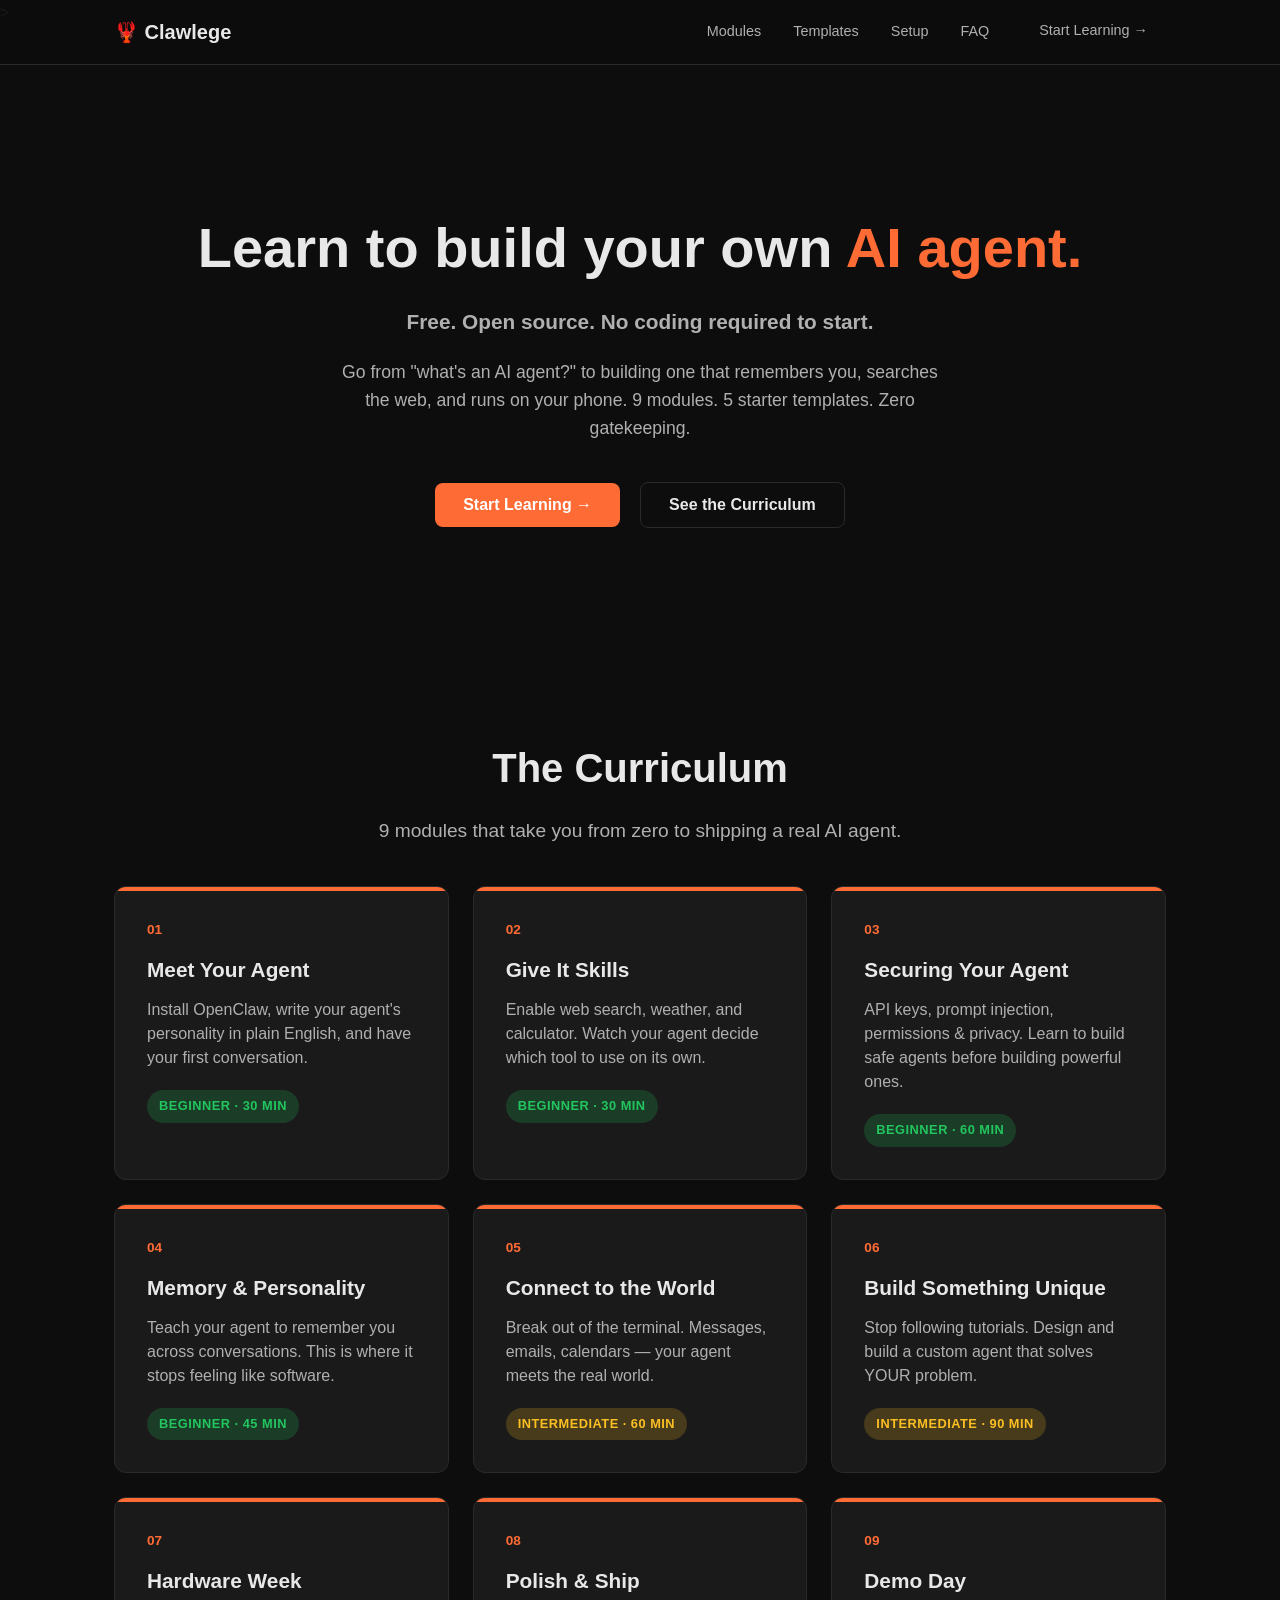
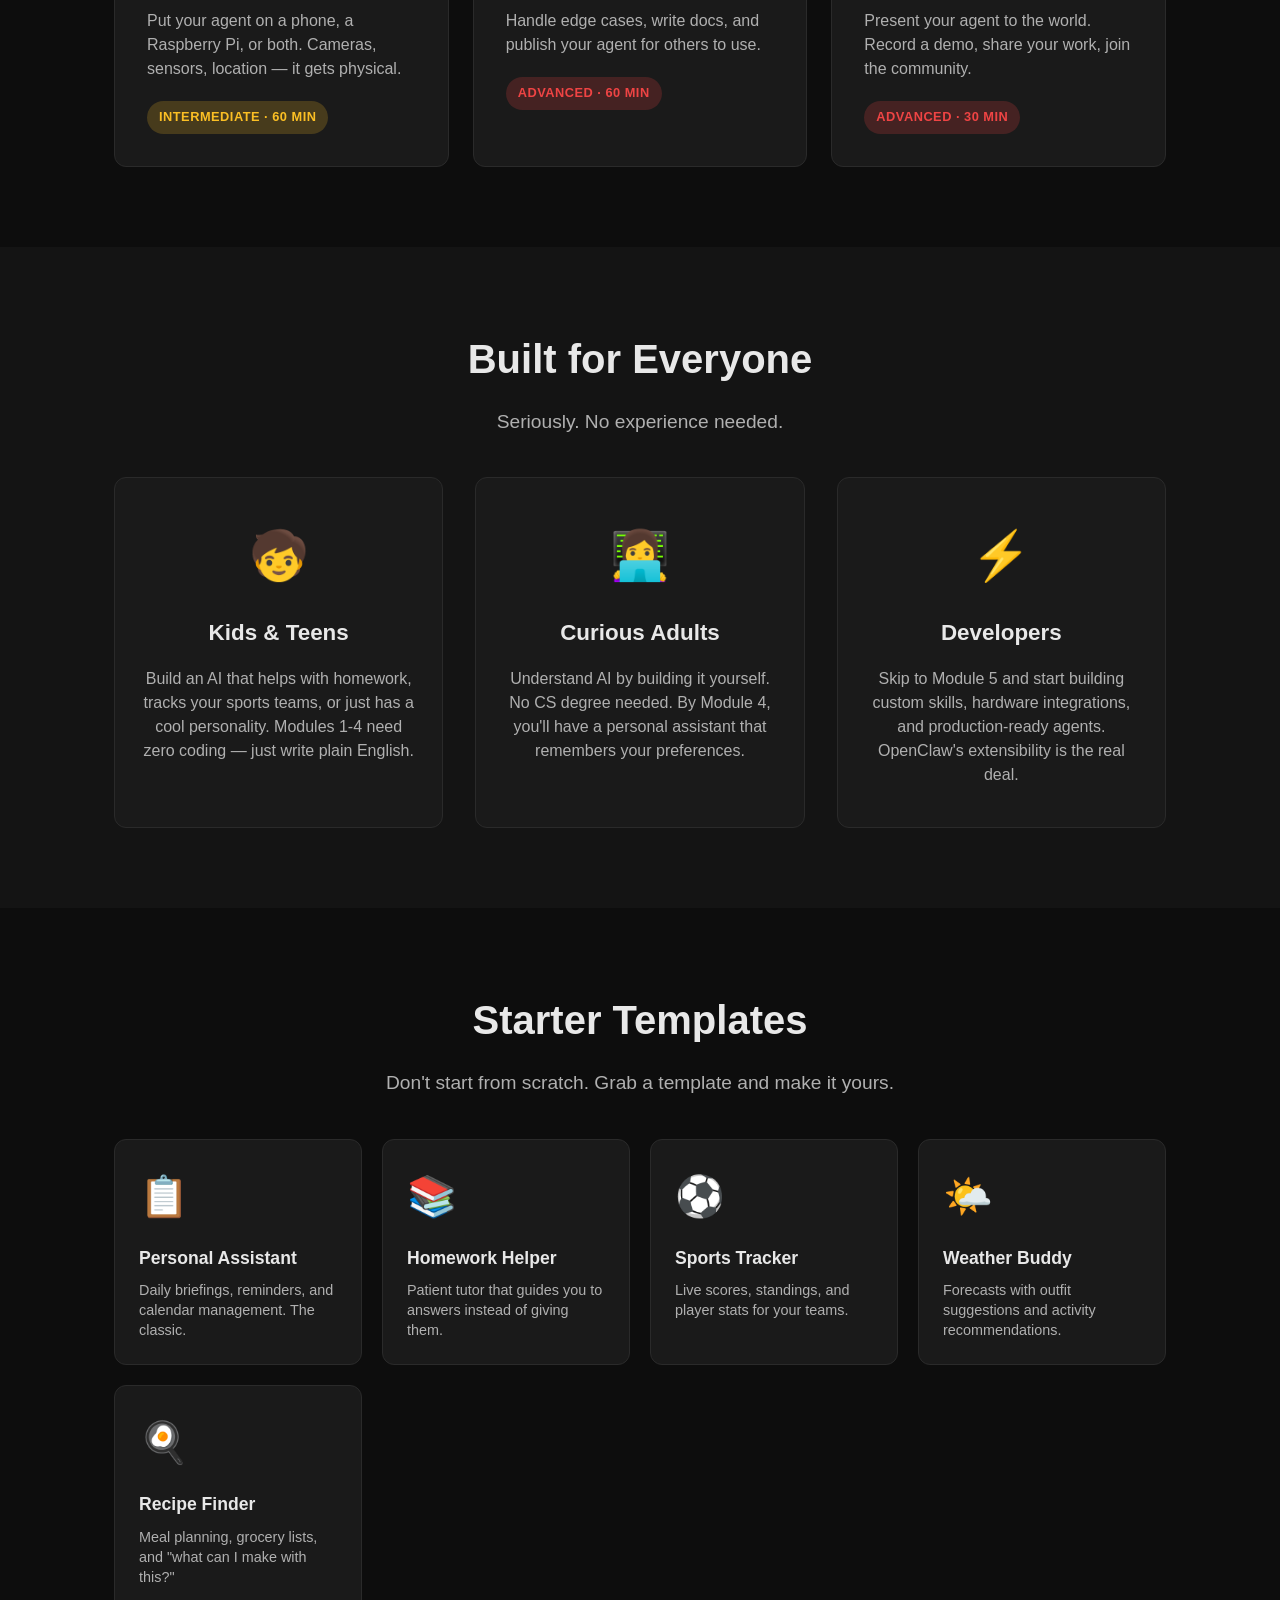
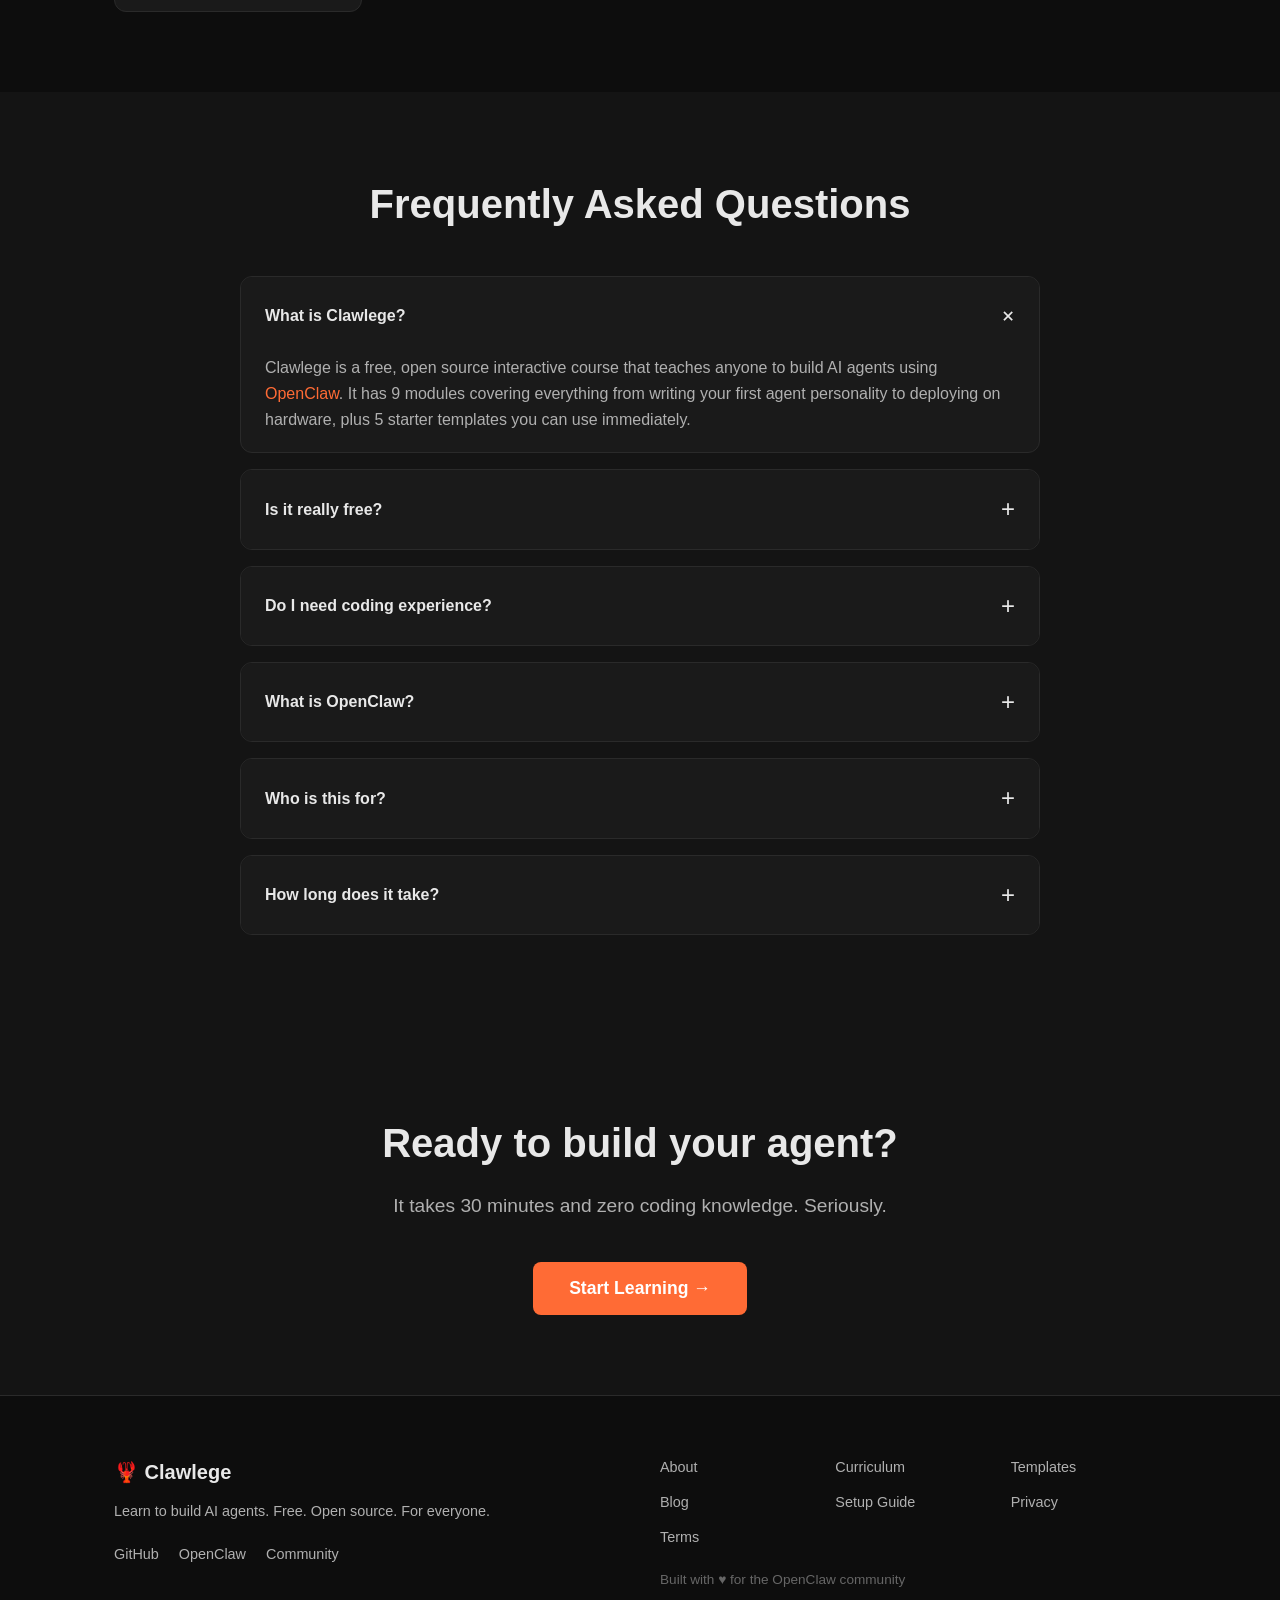
<file: docs/index.html>
<!DOCTYPE html>
<html lang="en">
<head>
    <meta charset="UTF-8">
    <meta name="viewport" content="width=device-width, initial-scale=1.0">
    <title>Clawlege — Learn to Build AI Agents for Free | No Coding Required</title>
    <meta name="description" content="Free, open source course teaching anyone to build AI agents with OpenClaw. 9 modules from beginner to advanced. No coding required to start. 5 starter templates included.">
    <meta name="keywords" content="AI agents, learn AI, build AI agent, OpenClaw, free AI course, no-code AI, AI tutorial, agent development, AI for beginners, AI for kids">
    <meta name="author" content="Clawlege">
    <meta name="robots" content="index, follow">
    <link rel="canonical" href="https://clawlege.com/">
    <link rel="sitemap" type="application/xml" href="/sitemap.xml">
    <link rel="icon" href="/favicon.svg" type="image/svg+xml">
    <link rel="alternate" type="text/plain" href="/llms.txt" title="LLM Information">
    <link rel="alternate" type="text/plain" href="/llms-full.txt" title="LLM Extended Information">

    <!-- Open Graph / Facebook -->
    <meta property="og:type" content="website">
    <meta property="og:url" content="https://clawlege.com/">
    <meta property="og:title" content="Clawlege — Learn to Build AI Agents for Free">
    <meta property="og:description" content="Free, open source course teaching anyone to build AI agents. 9 modules, 5 starter templates. No coding required to start.">
    <meta property="og:site_name" content="Clawlege">
    <meta property="og:locale" content="en_US">

    <!-- Open Graph / Facebook -->
    <meta property="og:image" content="https://clawlege.com/social-card.png">
    <meta property="og:image:width" content="1200">
    <meta property="og:image:height" content="630">
    <meta property="og:image:type" content="image/png">

    <!-- Twitter -->
    <meta name="twitter:card" content="summary_large_image">
    <meta name="twitter:title" content="Clawlege — Learn to Build AI Agents for Free">
    <meta name="twitter:description" content="Free, open source course teaching anyone to build AI agents. 9 modules, 5 starter templates. No coding required.">
    <meta name="twitter:image" content="https://clawlege.com/social-card.png">>

    <!-- Structured Data: Course -->
    <script type="application/ld+json">
    {
        "@context": "https://schema.org",
        "@type": "Course",
        "name": "Learn to Build AI Agents",
        "description": "Free, open source interactive course teaching anyone to build AI agents with OpenClaw. 9 modules from beginner to advanced, with 5 starter templates. No coding required to start.",
        "provider": {
            "@type": "Organization",
            "name": "Clawlege",
            "url": "https://clawlege.com"
        },
        "isAccessibleForFree": true,
        "educationalLevel": ["Beginner", "Intermediate", "Advanced"],
        "audience": {
            "@type": "EducationalAudience",
            "educationalRole": ["student", "self-learner"],
            "audienceType": "Kids, Teens, Adults, Developers"
        },
        "teaches": ["AI Agent Development", "OpenClaw Framework", "Prompt Engineering", "AI Security", "Hardware Integration"],
        "numberOfCredits": 9,
        "hasCourseInstance": {
            "@type": "CourseInstance",
            "courseMode": "online",
            "courseWorkload": "PT8H"
        },
        "url": "https://clawlege.com",
        "inLanguage": "en"
    }
    </script>

    <!-- Structured Data: Organization -->
    <script type="application/ld+json">
    {
        "@context": "https://schema.org",
        "@type": "Organization",
        "name": "Clawlege",
        "url": "https://clawlege.com",
        "logo": "https://clawlege.com/favicon.svg",
        "sameAs": [
            "https://github.com/Clawlege/clawlege"
        ]
    }
    </script>

    <!-- Structured Data: FAQ (GEO — LLM-friendly) -->
    <script type="application/ld+json">
    {
        "@context": "https://schema.org",
        "@type": "FAQPage",
        "mainEntity": [
            {
                "@type": "Question",
                "name": "What is Clawlege?",
                "acceptedAnswer": {
                    "@type": "Answer",
                    "text": "Clawlege is a free, open source interactive course that teaches anyone to build AI agents using OpenClaw. It has 9 modules covering everything from writing your first agent personality to deploying on hardware, plus 5 starter templates. No coding required to start."
                }
            },
            {
                "@type": "Question",
                "name": "Is Clawlege free?",
                "acceptedAnswer": {
                    "@type": "Answer",
                    "text": "Yes, Clawlege is 100% free and open source. All 9 modules and 5 starter templates are available at no cost. The entire course is hosted on GitHub under MIT license."
                }
            },
            {
                "@type": "Question",
                "name": "Do I need coding experience to use Clawlege?",
                "acceptedAnswer": {
                    "@type": "Answer",
                    "text": "No. Modules 1-4 require zero coding — you write your agent's personality in plain English. Intermediate modules (5-7) introduce connecting to real services and hardware. Advanced modules (8-9) cover shipping and presenting your agent."
                }
            },
            {
                "@type": "Question",
                "name": "What is OpenClaw?",
                "acceptedAnswer": {
                    "@type": "Answer",
                    "text": "OpenClaw is an open source AI agent framework that lets you build personal AI assistants. Clawlege teaches you how to use it, starting from zero experience."
                }
            },
            {
                "@type": "Question",
                "name": "Who is Clawlege for?",
                "acceptedAnswer": {
                    "@type": "Answer",
                    "text": "Clawlege is designed for kids and teens (build a homework helper or sports tracker), curious adults (understand AI by building it yourself), and developers (skip to Module 5 for custom skills, hardware integrations, and production agents)."
                }
            }
        ]
    }
    </script>

    <link rel="stylesheet" href="style.css">
</head>
<body>
    <!-- Nav -->
    <header>
        <nav class="nav">
            <div class="nav-inner">
                <a href="#" class="logo" aria-label="Clawlege Home">🦞 Clawlege</a>
                <div class="nav-links">
                    <a href="#modules" aria-label="View Curriculum">Modules</a>
                    <a href="#templates" aria-label="View Starter Templates">Templates</a>
                    <a href="/system-requirements" aria-label="System Requirements & Setup">Setup</a>
                    <a href="#faq" aria-label="Frequently Asked Questions">FAQ</a>
                    <a href="https://github.com/Clawlege/clawlege" class="btn btn-sm" target="_blank" aria-label="Start Learning on GitHub">Start Learning →</a>
                </div>
                <button class="mobile-toggle" aria-label="Toggle menu">☰</button>
            </div>
        </nav>
    </header>

    <main>
        <!-- Hero -->
        <section class="hero">
        <div class="container">
            <h1>Learn to build your own <span class="accent">AI agent.</span></h1>
            <p class="hero-sub">Free. Open source. No coding required to start.</p>
            <p class="hero-desc">Go from "what's an AI agent?" to building one that remembers you, searches the web, and runs on your phone. 9 modules. 5 starter templates. Zero gatekeeping.</p>
            <div class="hero-cta">
                <a href="https://github.com/Clawlege/clawlege" class="btn btn-primary" target="_blank">Start Learning →</a>
                <a href="#modules" class="btn btn-secondary">See the Curriculum</a>
            </div>
        </div>
    </section>

    <!-- Modules -->
    <section id="modules" class="section" itemscope itemtype="https://schema.org/ItemList">
        <div class="container">
            <h2>The Curriculum</h2>
            <p class="section-sub">9 modules that take you from zero to shipping a real AI agent.</p>
            <meta itemprop="numberOfItems" content="9">
            <div class="module-grid">
                <div class="module-card">
                    <span class="module-num">01</span>
                    <h3>Meet Your Agent</h3>
                    <p>Install OpenClaw, write your agent's personality in plain English, and have your first conversation.</p>
                    <span class="tag tag-beginner">Beginner · 30 min</span>
                </div>
                <div class="module-card">
                    <span class="module-num">02</span>
                    <h3>Give It Skills</h3>
                    <p>Enable web search, weather, and calculator. Watch your agent decide which tool to use on its own.</p>
                    <span class="tag tag-beginner">Beginner · 30 min</span>
                </div>
                <div class="module-card">
                    <span class="module-num">03</span>
                    <h3>Securing Your Agent</h3>
                    <p>API keys, prompt injection, permissions & privacy. Learn to build safe agents before building powerful ones.</p>
                    <span class="tag tag-beginner">Beginner · 60 min</span>
                </div>
                <div class="module-card">
                    <span class="module-num">04</span>
                    <h3>Memory & Personality</h3>
                    <p>Teach your agent to remember you across conversations. This is where it stops feeling like software.</p>
                    <span class="tag tag-beginner">Beginner · 45 min</span>
                </div>
                <div class="module-card">
                    <span class="module-num">05</span>
                    <h3>Connect to the World</h3>
                    <p>Break out of the terminal. Messages, emails, calendars — your agent meets the real world.</p>
                    <span class="tag tag-intermediate">Intermediate · 60 min</span>
                </div>
                <div class="module-card">
                    <span class="module-num">06</span>
                    <h3>Build Something Unique</h3>
                    <p>Stop following tutorials. Design and build a custom agent that solves YOUR problem.</p>
                    <span class="tag tag-intermediate">Intermediate · 90 min</span>
                </div>
                <div class="module-card">
                    <span class="module-num">07</span>
                    <h3>Hardware Week</h3>
                    <p>Put your agent on a phone, a Raspberry Pi, or both. Cameras, sensors, location — it gets physical.</p>
                    <span class="tag tag-intermediate">Intermediate · 60 min</span>
                </div>
                <div class="module-card">
                    <span class="module-num">08</span>
                    <h3>Polish & Ship</h3>
                    <p>Handle edge cases, write docs, and publish your agent for others to use.</p>
                    <span class="tag tag-advanced">Advanced · 60 min</span>
                </div>
                <div class="module-card">
                    <span class="module-num">09</span>
                    <h3>Demo Day</h3>
                    <p>Present your agent to the world. Record a demo, share your work, join the community.</p>
                    <span class="tag tag-advanced">Advanced · 30 min</span>
                </div>
            </div>
        </div>
    </section>

    <!-- Audience -->
    <section id="audience" class="section section-alt">
        <div class="container">
            <h2>Built for Everyone</h2>
            <p class="section-sub">Seriously. No experience needed.</p>
            <div class="audience-grid">
                <div class="audience-card">
                    <div class="audience-emoji">🧒</div>
                    <h3>Kids & Teens</h3>
                    <p>Build an AI that helps with homework, tracks your sports teams, or just has a cool personality. Modules 1-4 need zero coding — just write plain English.</p>
                </div>
                <div class="audience-card">
                    <div class="audience-emoji">👩‍💻</div>
                    <h3>Curious Adults</h3>
                    <p>Understand AI by building it yourself. No CS degree needed. By Module 4, you'll have a personal assistant that remembers your preferences.</p>
                </div>
                <div class="audience-card">
                    <div class="audience-emoji">⚡</div>
                    <h3>Developers</h3>
                    <p>Skip to Module 5 and start building custom skills, hardware integrations, and production-ready agents. OpenClaw's extensibility is the real deal.</p>
                </div>
            </div>
        </div>
    </section>

    <!-- Templates -->
    <section id="templates" class="section">
        <div class="container">
            <h2>Starter Templates</h2>
            <p class="section-sub">Don't start from scratch. Grab a template and make it yours.</p>
            <div class="template-grid">
                <a href="https://github.com/Clawlege/clawlege/tree/main/templates/personal-assistant" class="template-card" target="_blank">
                    <div class="template-icon">📋</div>
                    <h3>Personal Assistant</h3>
                    <p>Daily briefings, reminders, and calendar management. The classic.</p>
                </a>
                <a href="https://github.com/Clawlege/clawlege/tree/main/templates/homework-helper" class="template-card" target="_blank">
                    <div class="template-icon">📚</div>
                    <h3>Homework Helper</h3>
                    <p>Patient tutor that guides you to answers instead of giving them.</p>
                </a>
                <a href="https://github.com/Clawlege/clawlege/tree/main/templates/sports-tracker" class="template-card" target="_blank">
                    <div class="template-icon">⚽</div>
                    <h3>Sports Tracker</h3>
                    <p>Live scores, standings, and player stats for your teams.</p>
                </a>
                <a href="https://github.com/Clawlege/clawlege/tree/main/templates/weather-buddy" class="template-card" target="_blank">
                    <div class="template-icon">🌤️</div>
                    <h3>Weather Buddy</h3>
                    <p>Forecasts with outfit suggestions and activity recommendations.</p>
                </a>
                <a href="https://github.com/Clawlege/clawlege/tree/main/templates/recipe-finder" class="template-card" target="_blank">
                    <div class="template-icon">🍳</div>
                    <h3>Recipe Finder</h3>
                    <p>Meal planning, grocery lists, and "what can I make with this?"</p>
                </a>
            </div>
        </div>
    </section>

    <!-- FAQ (SEO + GEO) -->
    <section id="faq" class="section section-alt">
        <div class="container">
            <h2>Frequently Asked Questions</h2>
            <div class="faq-grid">
                <details class="faq-item" open>
                    <summary>What is Clawlege?</summary>
                    <p>Clawlege is a free, open source interactive course that teaches anyone to build AI agents using <a href="https://openclaw.ai" target="_blank">OpenClaw</a>. It has 9 modules covering everything from writing your first agent personality to deploying on hardware, plus 5 starter templates you can use immediately.</p>
                </details>
                <details class="faq-item">
                    <summary>Is it really free?</summary>
                    <p>Yes. 100% free, forever. All 9 modules and 5 starter templates are available at no cost. The entire course is open source on <a href="https://github.com/Clawlege/clawlege" target="_blank">GitHub</a> under MIT license. No signup required.</p>
                </details>
                <details class="faq-item">
                    <summary>Do I need coding experience?</summary>
                    <p>No. Modules 1–4 require zero coding — you write your agent's personality in plain English. Intermediate modules (5–7) introduce connecting to real services and hardware. Advanced modules (8–9) cover shipping and presenting your agent.</p>
                </details>
                <details class="faq-item">
                    <summary>What is OpenClaw?</summary>
                    <p>OpenClaw is an open source AI agent framework that lets you build personal AI assistants that can remember you, search the web, manage your calendar, and run on your phone. Clawlege teaches you how to use it, starting from zero experience.</p>
                </details>
                <details class="faq-item">
                    <summary>Who is this for?</summary>
                    <p>Everyone. Kids and teens can build a homework helper or sports tracker. Curious adults can understand AI by building it themselves. Developers can skip to Module 5 for custom skills, hardware integrations, and production-ready agents.</p>
                </details>
                <details class="faq-item">
                    <summary>How long does it take?</summary>
                    <p>Module 1 takes about 30 minutes. The full course is roughly 8 hours. You can go at your own pace — each module is self-contained.</p>
                </details>
            </div>
        </div>
    </section>

    <!-- CTA -->
    <section class="section cta-section">
        <div class="container">
            <h2>Ready to build your agent?</h2>
            <p class="section-sub">It takes 30 minutes and zero coding knowledge. Seriously.</p>
            <a href="https://github.com/Clawlege/clawlege" class="btn btn-primary btn-lg" target="_blank" aria-label="Start Learning on GitHub">Start Learning →</a>
        </div>
    </section>
    </main>

    <!-- Footer -->
    <footer class="footer">
        <div class="container footer-inner">
            <div class="footer-left">
                <span class="logo">🦞 Clawlege</span>
                <p>Learn to build AI agents. Free. Open source. For everyone.</p>
                <div class="footer-social">
                    <a href="https://github.com/Clawlege/clawlege" target="_blank" aria-label="GitHub Repository">GitHub</a>
                    <a href="https://openclaw.ai" target="_blank" aria-label="OpenClaw Framework">OpenClaw</a>
                    <a href="https://openclaw.ai/discord" target="_blank" aria-label="OpenClaw Community Discord">Community</a>
                </div>
            </div>
            <div class="footer-right">
                <nav class="footer-nav" aria-label="Footer Navigation">
                    <a href="/about" aria-label="About Clawlege">About</a>
                    <a href="#modules" aria-label="View Curriculum">Curriculum</a>
                    <a href="#templates" aria-label="Starter Templates">Templates</a>
                    <a href="/blog" aria-label="Learn About AI Agents">Blog</a>
                    <a href="/system-requirements" aria-label="System Requirements">Setup Guide</a>
                    <a href="/privacy" aria-label="Privacy Policy">Privacy</a>
                    <a href="/terms" aria-label="Terms of Service">Terms</a>
                </nav>
                <p class="footer-credit">Built with &hearts; for the OpenClaw community</p>
            </div>
        </div>
    </footer>

    <script>
        // Mobile menu toggle
        const toggle = document.querySelector('.mobile-toggle');
        const navLinks = document.querySelector('.nav-links');
        if (toggle) {
            toggle.addEventListener('click', () => {
                navLinks.classList.toggle('open');
            });
        }
    </script>
</body>
</html>
</file>
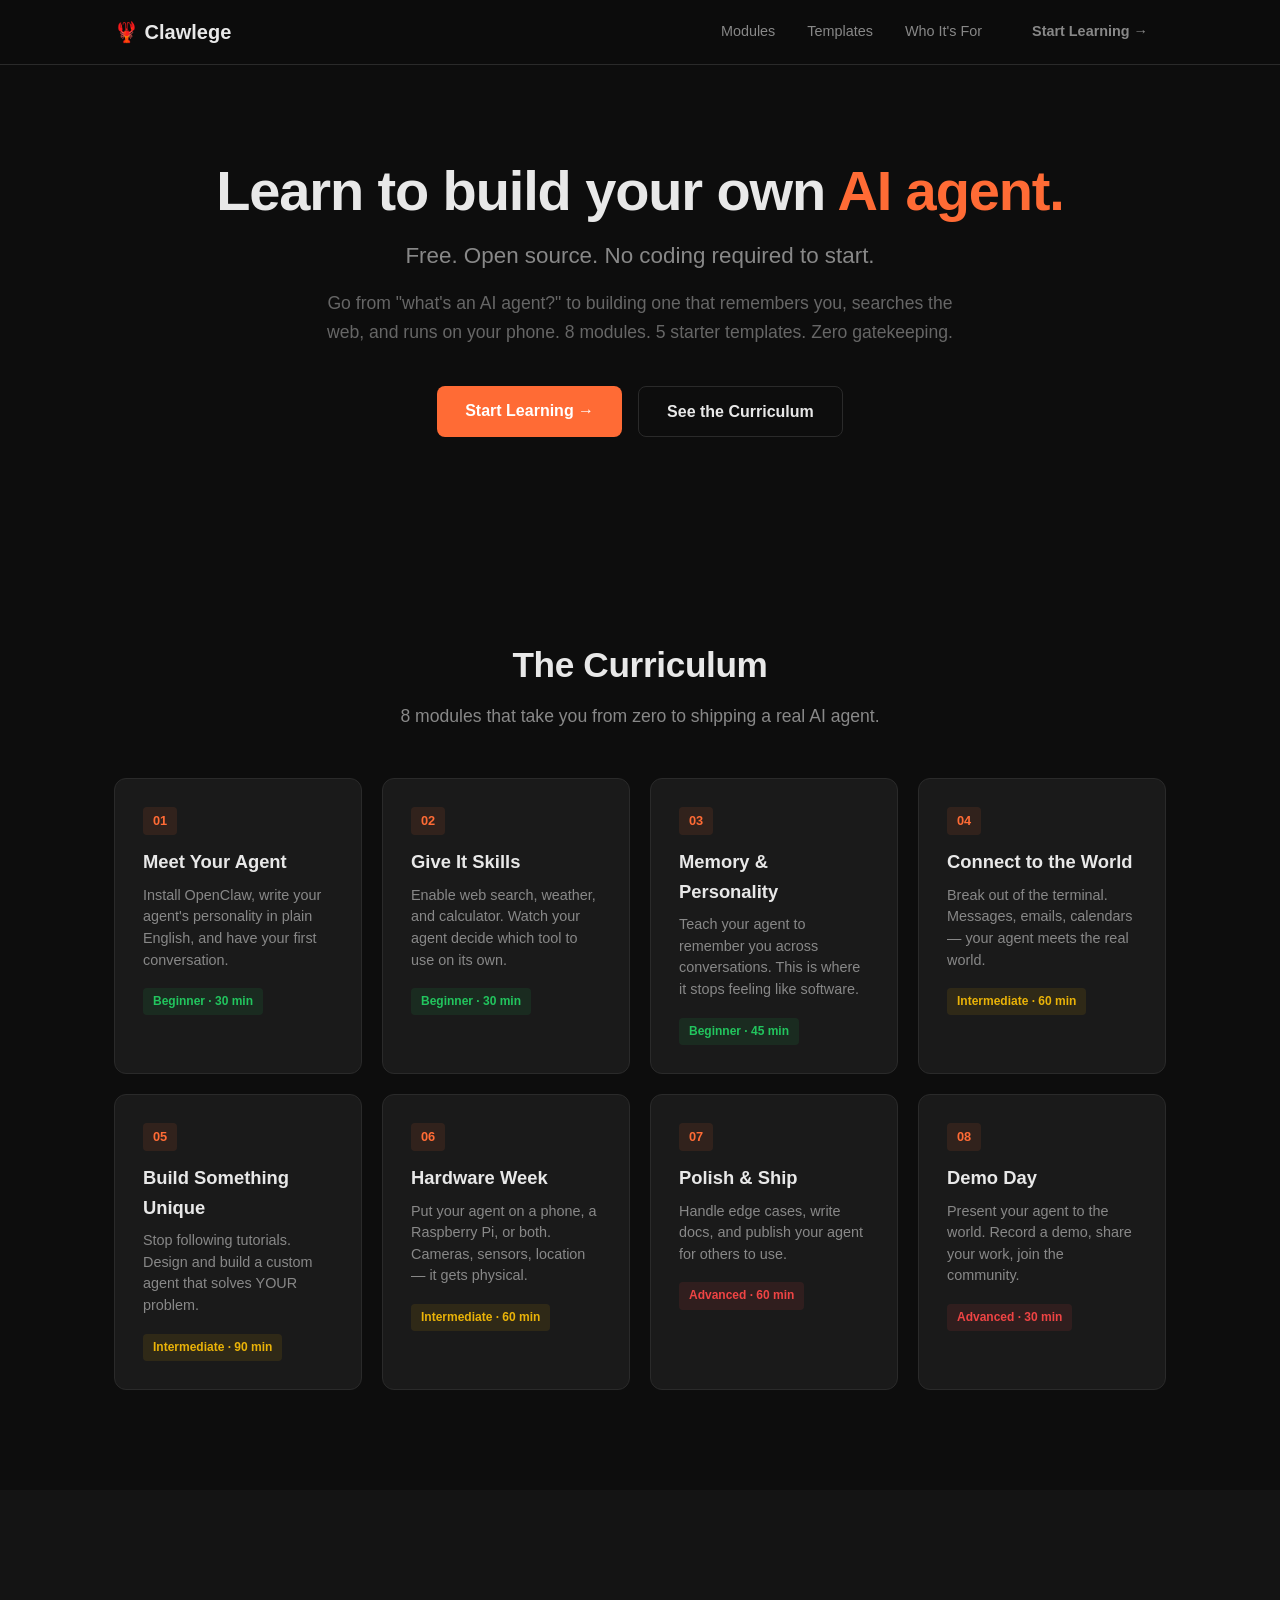
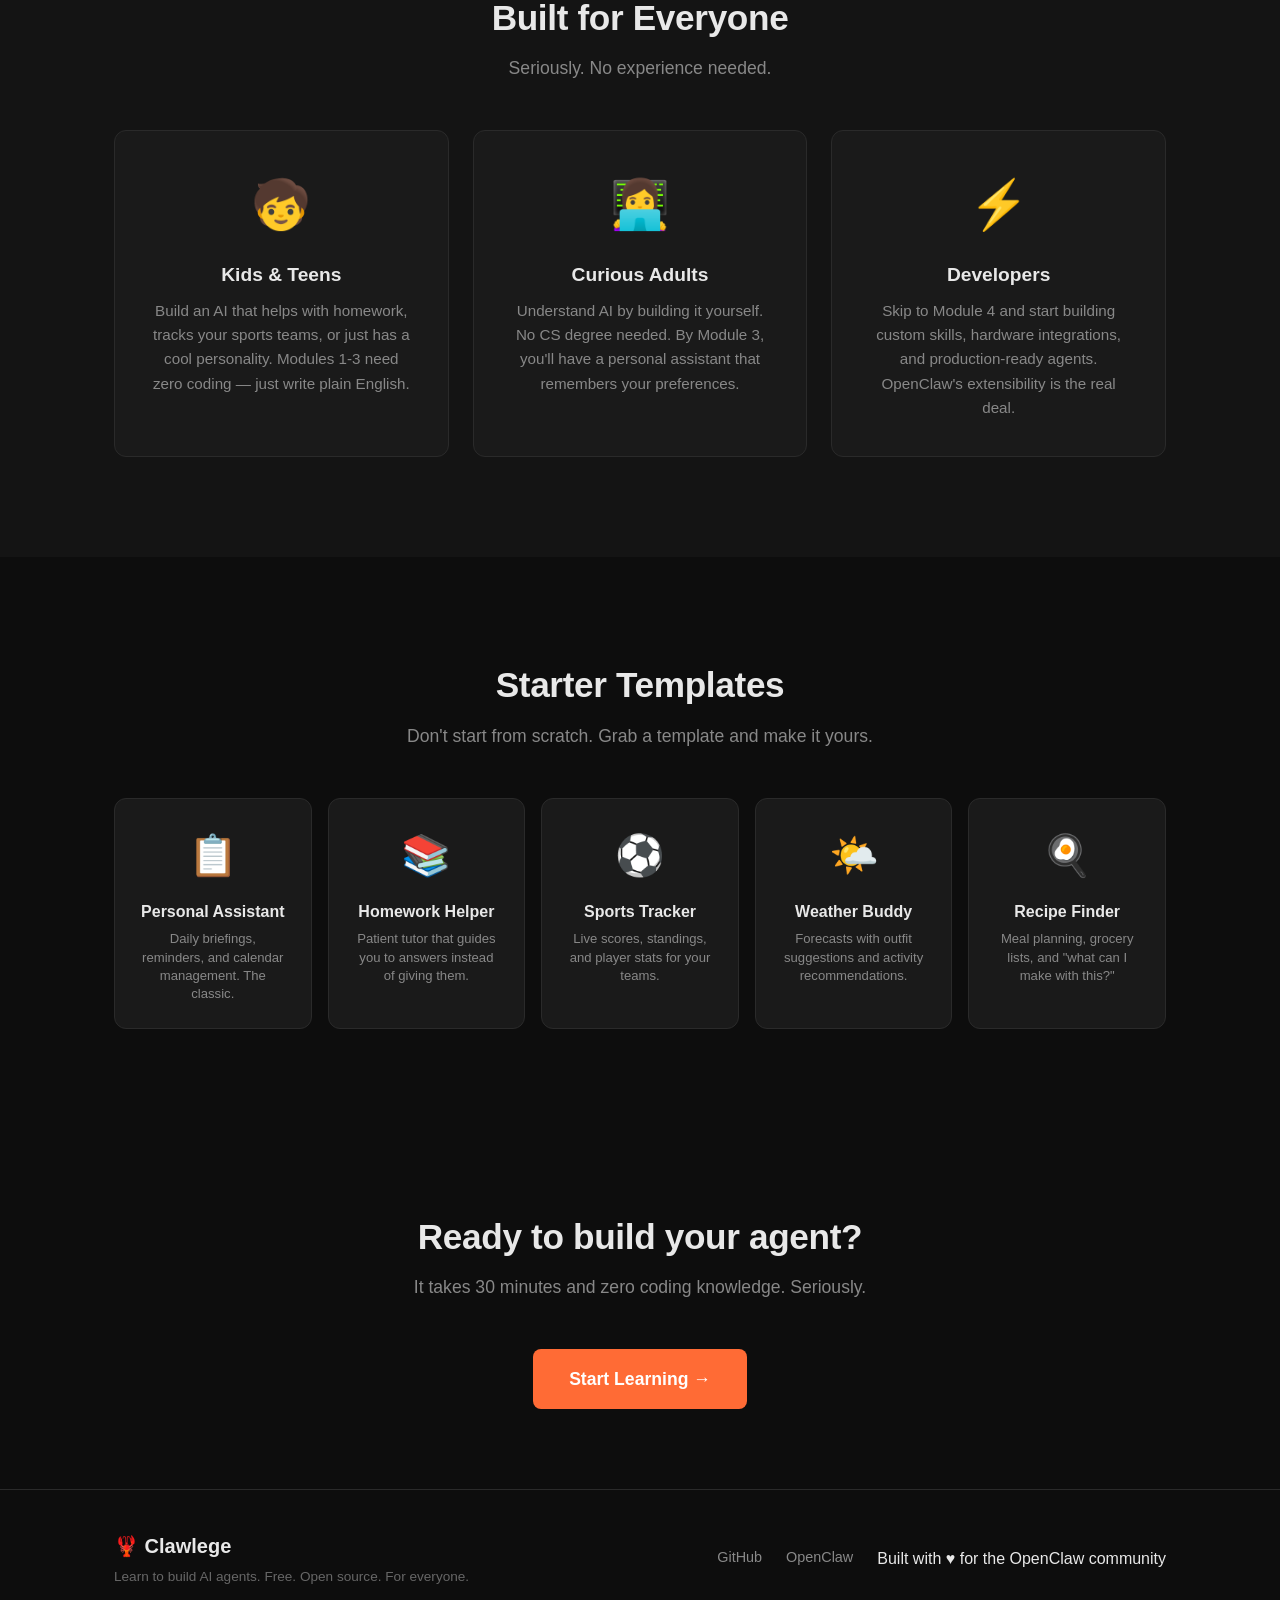
<file: docs/landing-page/index.html>
<!DOCTYPE html>
<html lang="en">
<head>
    <meta charset="UTF-8">
    <meta name="viewport" content="width=device-width, initial-scale=1.0">
    <title>Clawlege — Learn to Build AI Agents</title>
    <meta name="description" content="Learn to build your own AI agent. Free. Open source. For everyone. No coding required to start.">
    <link rel="stylesheet" href="style.css">
</head>
<body>
    <!-- Nav -->
    <nav class="nav">
        <div class="nav-inner">
            <a href="#" class="logo">🦞 Clawlege</a>
            <div class="nav-links">
                <a href="#modules">Modules</a>
                <a href="#templates">Templates</a>
                <a href="#audience">Who It's For</a>
                <a href="https://github.com/Clawlege/clawlege" class="btn btn-sm" target="_blank">Start Learning →</a>
            </div>
            <button class="mobile-toggle" aria-label="Toggle menu">☰</button>
        </div>
    </nav>

    <!-- Hero -->
    <section class="hero">
        <div class="container">
            <h1>Learn to build your own <span class="accent">AI agent.</span></h1>
            <p class="hero-sub">Free. Open source. No coding required to start.</p>
            <p class="hero-desc">Go from "what's an AI agent?" to building one that remembers you, searches the web, and runs on your phone. 8 modules. 5 starter templates. Zero gatekeeping.</p>
            <div class="hero-cta">
                <a href="https://github.com/Clawlege/clawlege" class="btn btn-primary" target="_blank">Start Learning →</a>
                <a href="#modules" class="btn btn-secondary">See the Curriculum</a>
            </div>
        </div>
    </section>

    <!-- Modules -->
    <section id="modules" class="section">
        <div class="container">
            <h2>The Curriculum</h2>
            <p class="section-sub">8 modules that take you from zero to shipping a real AI agent.</p>
            <div class="module-grid">
                <div class="module-card">
                    <span class="module-num">01</span>
                    <h3>Meet Your Agent</h3>
                    <p>Install OpenClaw, write your agent's personality in plain English, and have your first conversation.</p>
                    <span class="tag tag-beginner">Beginner · 30 min</span>
                </div>
                <div class="module-card">
                    <span class="module-num">02</span>
                    <h3>Give It Skills</h3>
                    <p>Enable web search, weather, and calculator. Watch your agent decide which tool to use on its own.</p>
                    <span class="tag tag-beginner">Beginner · 30 min</span>
                </div>
                <div class="module-card">
                    <span class="module-num">03</span>
                    <h3>Memory & Personality</h3>
                    <p>Teach your agent to remember you across conversations. This is where it stops feeling like software.</p>
                    <span class="tag tag-beginner">Beginner · 45 min</span>
                </div>
                <div class="module-card">
                    <span class="module-num">04</span>
                    <h3>Connect to the World</h3>
                    <p>Break out of the terminal. Messages, emails, calendars — your agent meets the real world.</p>
                    <span class="tag tag-intermediate">Intermediate · 60 min</span>
                </div>
                <div class="module-card">
                    <span class="module-num">05</span>
                    <h3>Build Something Unique</h3>
                    <p>Stop following tutorials. Design and build a custom agent that solves YOUR problem.</p>
                    <span class="tag tag-intermediate">Intermediate · 90 min</span>
                </div>
                <div class="module-card">
                    <span class="module-num">06</span>
                    <h3>Hardware Week</h3>
                    <p>Put your agent on a phone, a Raspberry Pi, or both. Cameras, sensors, location — it gets physical.</p>
                    <span class="tag tag-intermediate">Intermediate · 60 min</span>
                </div>
                <div class="module-card">
                    <span class="module-num">07</span>
                    <h3>Polish & Ship</h3>
                    <p>Handle edge cases, write docs, and publish your agent for others to use.</p>
                    <span class="tag tag-advanced">Advanced · 60 min</span>
                </div>
                <div class="module-card">
                    <span class="module-num">08</span>
                    <h3>Demo Day</h3>
                    <p>Present your agent to the world. Record a demo, share your work, join the community.</p>
                    <span class="tag tag-advanced">Advanced · 30 min</span>
                </div>
            </div>
        </div>
    </section>

    <!-- Audience -->
    <section id="audience" class="section section-alt">
        <div class="container">
            <h2>Built for Everyone</h2>
            <p class="section-sub">Seriously. No experience needed.</p>
            <div class="audience-grid">
                <div class="audience-card">
                    <div class="audience-emoji">🧒</div>
                    <h3>Kids & Teens</h3>
                    <p>Build an AI that helps with homework, tracks your sports teams, or just has a cool personality. Modules 1-3 need zero coding — just write plain English.</p>
                </div>
                <div class="audience-card">
                    <div class="audience-emoji">👩‍💻</div>
                    <h3>Curious Adults</h3>
                    <p>Understand AI by building it yourself. No CS degree needed. By Module 3, you'll have a personal assistant that remembers your preferences.</p>
                </div>
                <div class="audience-card">
                    <div class="audience-emoji">⚡</div>
                    <h3>Developers</h3>
                    <p>Skip to Module 4 and start building custom skills, hardware integrations, and production-ready agents. OpenClaw's extensibility is the real deal.</p>
                </div>
            </div>
        </div>
    </section>

    <!-- Templates -->
    <section id="templates" class="section">
        <div class="container">
            <h2>Starter Templates</h2>
            <p class="section-sub">Don't start from scratch. Grab a template and make it yours.</p>
            <div class="template-grid">
                <div class="template-card">
                    <div class="template-icon">📋</div>
                    <h3>Personal Assistant</h3>
                    <p>Daily briefings, reminders, and calendar management. The classic.</p>
                </div>
                <div class="template-card">
                    <div class="template-icon">📚</div>
                    <h3>Homework Helper</h3>
                    <p>Patient tutor that guides you to answers instead of giving them.</p>
                </div>
                <div class="template-card">
                    <div class="template-icon">⚽</div>
                    <h3>Sports Tracker</h3>
                    <p>Live scores, standings, and player stats for your teams.</p>
                </div>
                <div class="template-card">
                    <div class="template-icon">🌤️</div>
                    <h3>Weather Buddy</h3>
                    <p>Forecasts with outfit suggestions and activity recommendations.</p>
                </div>
                <div class="template-card">
                    <div class="template-icon">🍳</div>
                    <h3>Recipe Finder</h3>
                    <p>Meal planning, grocery lists, and "what can I make with this?"</p>
                </div>
            </div>
        </div>
    </section>

    <!-- CTA -->
    <section class="section cta-section">
        <div class="container">
            <h2>Ready to build your agent?</h2>
            <p class="section-sub">It takes 30 minutes and zero coding knowledge. Seriously.</p>
            <a href="https://github.com/Clawlege/clawlege" class="btn btn-primary btn-lg" target="_blank">Start Learning →</a>
        </div>
    </section>

    <!-- Footer -->
    <footer class="footer">
        <div class="container footer-inner">
            <div class="footer-left">
                <span class="logo">🦞 Clawlege</span>
                <p>Learn to build AI agents. Free. Open source. For everyone.</p>
            </div>
            <div class="footer-right">
                <a href="https://github.com/Clawlege/clawlege" target="_blank">GitHub</a>
                <a href="https://openclaw.ai" target="_blank">OpenClaw</a>
                Built with &hearts; for the OpenClaw community
            </div>
        </div>
    </footer>

    <script>
        // Mobile menu toggle
        const toggle = document.querySelector('.mobile-toggle');
        const navLinks = document.querySelector('.nav-links');
        if (toggle) {
            toggle.addEventListener('click', () => {
                navLinks.classList.toggle('open');
            });
        }
    </script>
</body>
</html>
</file>
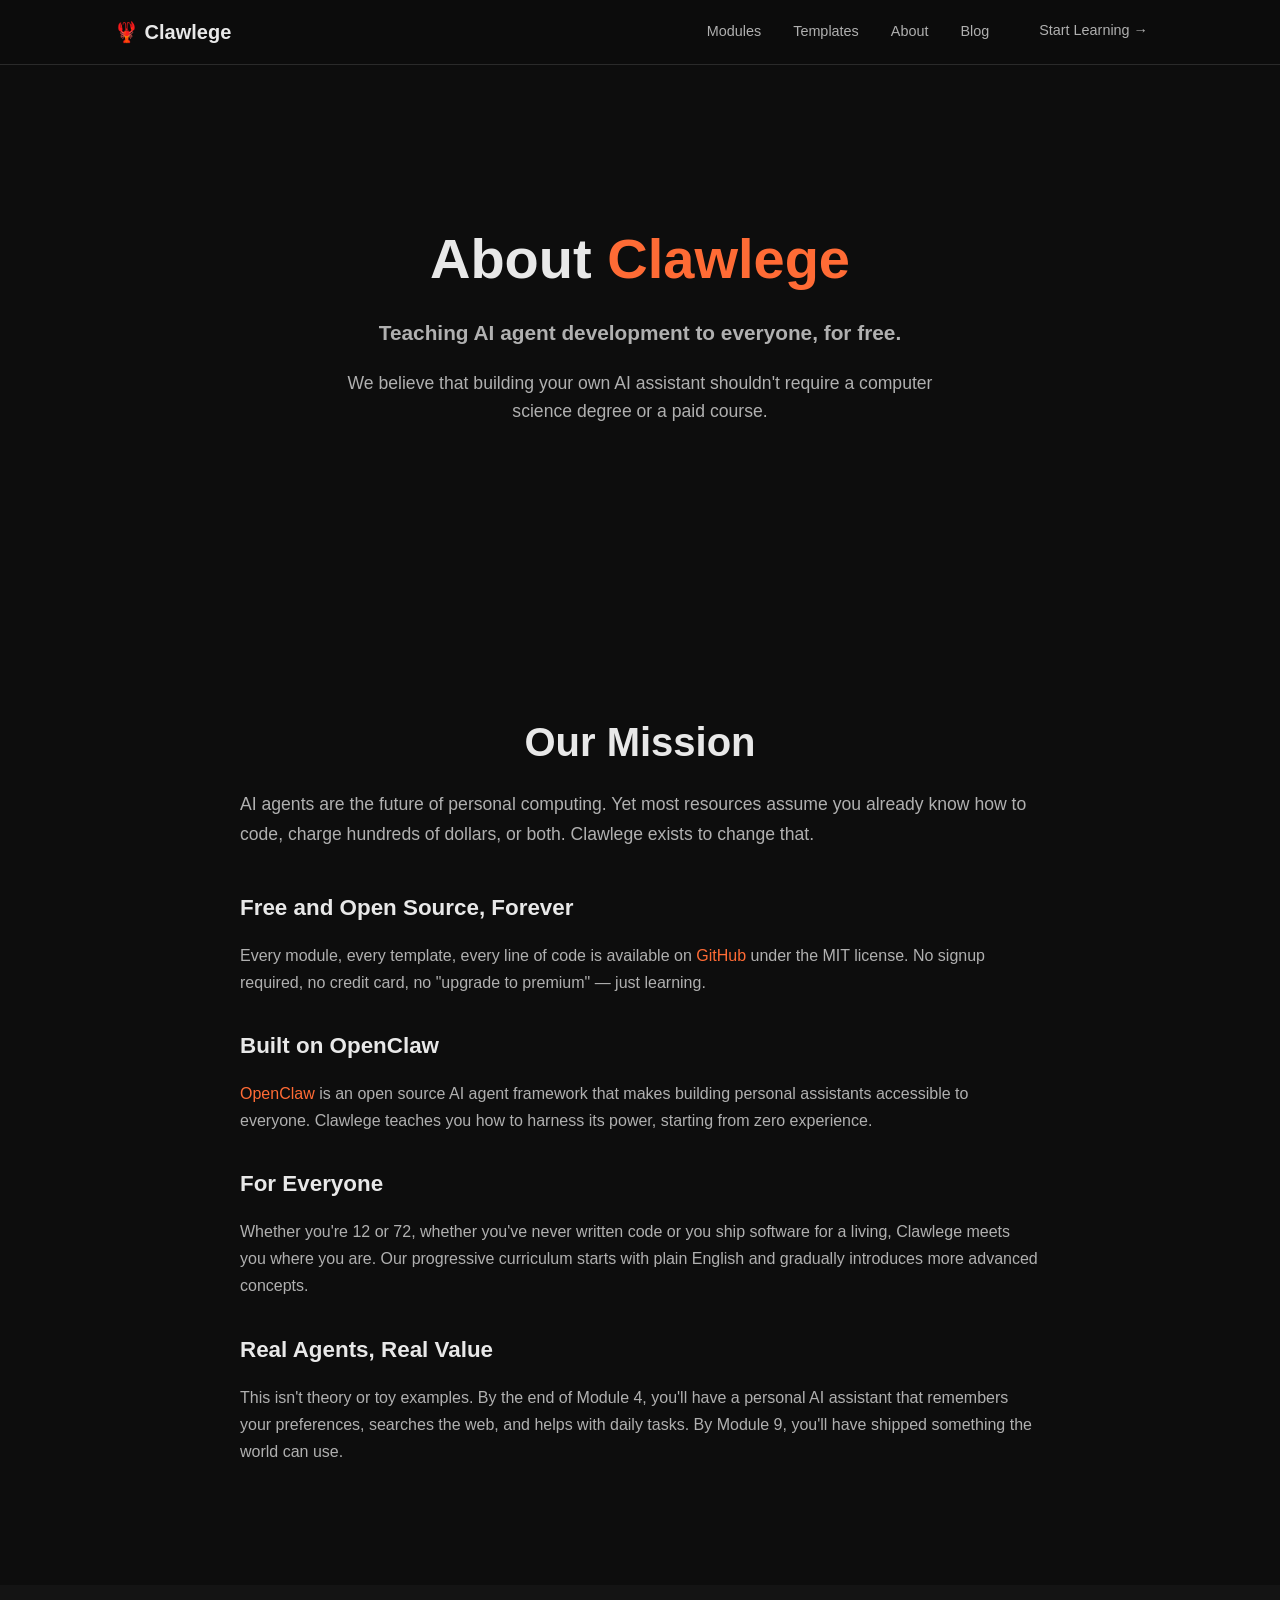
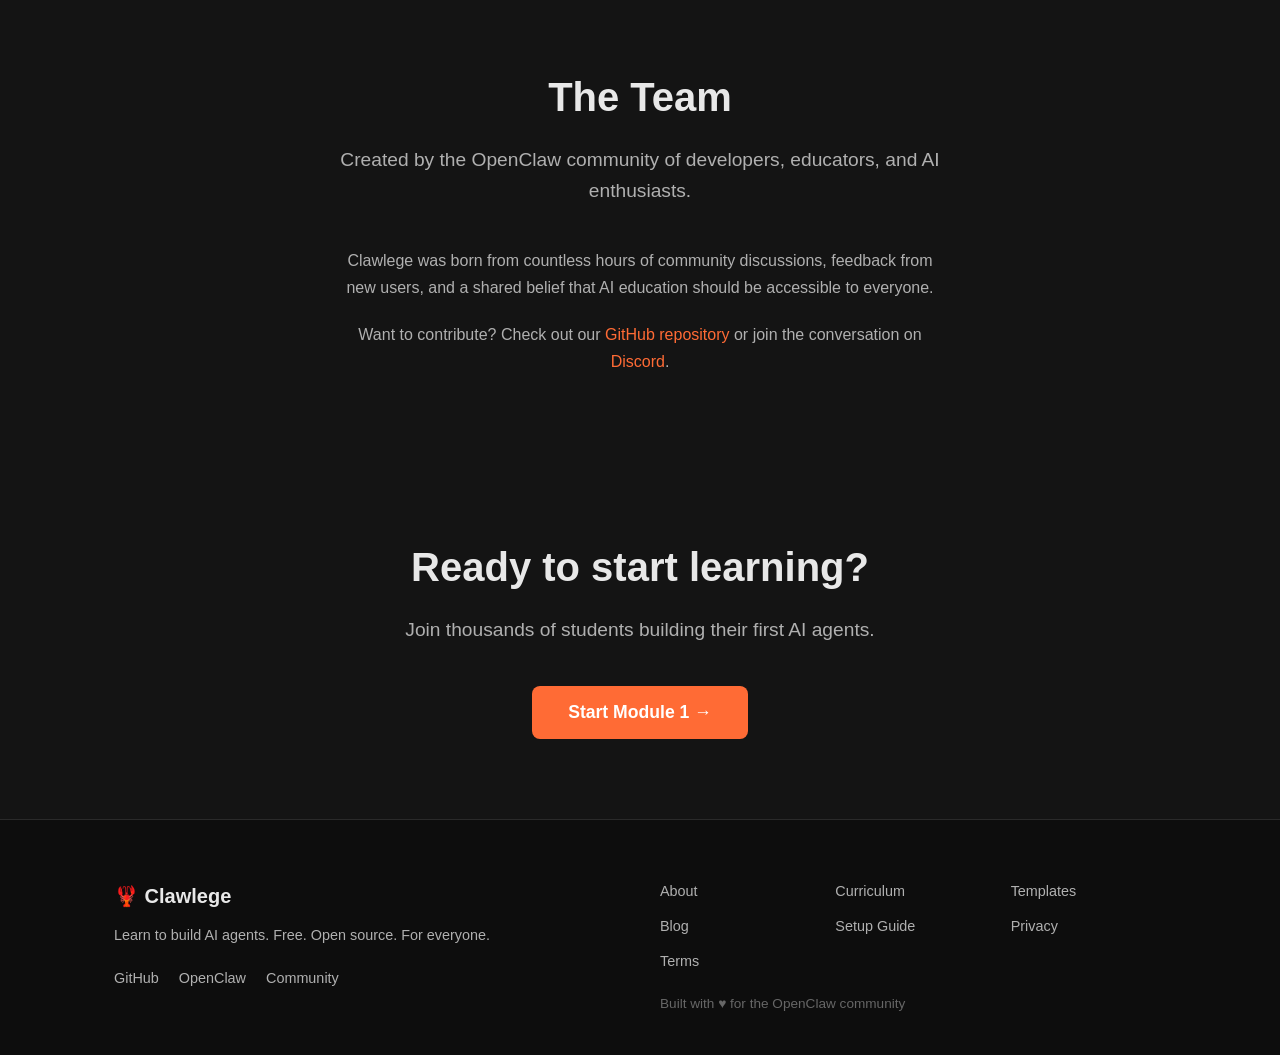
<file: docs/about.html>
<!DOCTYPE html>
<html lang="en">
<head>
    <meta charset="UTF-8">
    <meta name="viewport" content="width=device-width, initial-scale=1.0">
    <title>About Clawlege — Free AI Agent Education</title>
    <meta name="description" content="Learn about Clawlege, the free and open source course teaching anyone to build AI agents with OpenClaw. Created by the OpenClaw community.">
    <meta name="keywords" content="about Clawlege, AI agent education, OpenClaw course, free AI learning, open source AI">
    <link rel="canonical" href="https://clawlege.com/about">
    <link rel="sitemap" type="application/xml" href="/sitemap.xml">
    <link rel="icon" href="/favicon.svg" type="image/svg+xml">
    
    <!-- Open Graph -->
    <meta property="og:type" content="website">
    <meta property="og:url" content="https://clawlege.com/about">
    <meta property="og:title" content="About Clawlege — Free AI Agent Education">
    <meta property="og:description" content="Learn about the mission behind Clawlege, the free course teaching AI agent development to everyone.">
    <meta property="og:image" content="https://clawlege.com/social-card.png">
    
    <!-- Twitter -->
    <meta name="twitter:card" content="summary_large_image">
    <meta name="twitter:title" content="About Clawlege — Free AI Agent Education">
    <meta name="twitter:description" content="Learn about the mission behind Clawlege, the free course teaching AI agent development to everyone.">
    <meta name="twitter:image" content="https://clawlege.com/social-card.png">

    <link rel="stylesheet" href="style.css">
</head>
<body>
    <header>
        <nav class="nav">
            <div class="nav-inner">
                <a href="/" class="logo" aria-label="Clawlege Home">🦞 Clawlege</a>
                <div class="nav-links">
                    <a href="/#modules" aria-label="View Curriculum">Modules</a>
                    <a href="/#templates" aria-label="View Starter Templates">Templates</a>
                    <a href="/about" aria-label="About Clawlege">About</a>
                    <a href="/blog" aria-label="AI Agent Blog">Blog</a>
                    <a href="https://github.com/Clawlege/clawlege" class="btn btn-sm" target="_blank">Start Learning →</a>
                </div>
                <button class="mobile-toggle" aria-label="Toggle menu">☰</button>
            </div>
        </nav>
    </header>

    <main>
        <section class="hero">
            <div class="container">
                <h1>About <span class="accent">Clawlege</span></h1>
                <p class="hero-sub">Teaching AI agent development to everyone, for free.</p>
                <p class="hero-desc">We believe that building your own AI assistant shouldn't require a computer science degree or a paid course.</p>
            </div>
        </section>

        <section class="section">
            <div class="container">
                <div style="max-width: 800px; margin: 0 auto;">
                    <h2>Our Mission</h2>
                    <p style="font-size: 1.1rem; color: var(--text-muted); margin-bottom: 40px; line-height: 1.7;">
                        AI agents are the future of personal computing. Yet most resources assume you already know how to code, charge hundreds of dollars, or both. Clawlege exists to change that.
                    </p>
                    
                    <h3 style="font-size: 1.4rem; margin-bottom: 16px; color: var(--text);">Free and Open Source, Forever</h3>
                    <p style="color: var(--text-muted); margin-bottom: 32px; line-height: 1.7;">
                        Every module, every template, every line of code is available on <a href="https://github.com/Clawlege/clawlege" target="_blank">GitHub</a> under the MIT license. No signup required, no credit card, no "upgrade to premium" — just learning.
                    </p>
                    
                    <h3 style="font-size: 1.4rem; margin-bottom: 16px; color: var(--text);">Built on OpenClaw</h3>
                    <p style="color: var(--text-muted); margin-bottom: 32px; line-height: 1.7;">
                        <a href="https://openclaw.ai" target="_blank">OpenClaw</a> is an open source AI agent framework that makes building personal assistants accessible to everyone. Clawlege teaches you how to harness its power, starting from zero experience.
                    </p>
                    
                    <h3 style="font-size: 1.4rem; margin-bottom: 16px; color: var(--text);">For Everyone</h3>
                    <p style="color: var(--text-muted); margin-bottom: 32px; line-height: 1.7;">
                        Whether you're 12 or 72, whether you've never written code or you ship software for a living, Clawlege meets you where you are. Our progressive curriculum starts with plain English and gradually introduces more advanced concepts.
                    </p>
                    
                    <h3 style="font-size: 1.4rem; margin-bottom: 16px; color: var(--text);">Real Agents, Real Value</h3>
                    <p style="color: var(--text-muted); margin-bottom: 40px; line-height: 1.7;">
                        This isn't theory or toy examples. By the end of Module 4, you'll have a personal AI assistant that remembers your preferences, searches the web, and helps with daily tasks. By Module 9, you'll have shipped something the world can use.
                    </p>
                </div>
            </div>
        </section>

        <section class="section section-alt">
            <div class="container">
                <h2>The Team</h2>
                <p class="section-sub">Created by the OpenClaw community of developers, educators, and AI enthusiasts.</p>
                <div style="max-width: 600px; margin: 40px auto 0; text-align: center;">
                    <p style="color: var(--text-muted); margin-bottom: 20px; line-height: 1.7;">
                        Clawlege was born from countless hours of community discussions, feedback from new users, and a shared belief that AI education should be accessible to everyone.
                    </p>
                    <p style="color: var(--text-muted); line-height: 1.7;">
                        Want to contribute? Check out our <a href="https://github.com/Clawlege/clawlege" target="_blank">GitHub repository</a> or join the conversation on <a href="https://openclaw.ai/discord" target="_blank">Discord</a>.
                    </p>
                </div>
            </div>
        </section>

        <section class="section cta-section">
            <div class="container">
                <h2>Ready to start learning?</h2>
                <p class="section-sub">Join thousands of students building their first AI agents.</p>
                <a href="https://github.com/Clawlege/clawlege" class="btn btn-primary btn-lg" target="_blank">Start Module 1 →</a>
            </div>
        </section>
    </main>

    <footer class="footer">
        <div class="container footer-inner">
            <div class="footer-left">
                <span class="logo">🦞 Clawlege</span>
                <p>Learn to build AI agents. Free. Open source. For everyone.</p>
                <div class="footer-social">
                    <a href="https://github.com/Clawlege/clawlege" target="_blank">GitHub</a>
                    <a href="https://openclaw.ai" target="_blank">OpenClaw</a>
                    <a href="https://openclaw.ai/discord" target="_blank">Community</a>
                </div>
            </div>
            <div class="footer-right">
                <nav class="footer-nav" aria-label="Footer Navigation">
                    <a href="/about">About</a>
                    <a href="/#modules">Curriculum</a>
                    <a href="/#templates">Templates</a>
                    <a href="/blog">Blog</a>
                    <a href="/system-requirements">Setup Guide</a>
                    <a href="/privacy">Privacy</a>
                    <a href="/terms">Terms</a>
                </nav>
                <p class="footer-credit">Built with ♥ for the OpenClaw community</p>
            </div>
        </div>
    </footer>

    <script>
        const toggle = document.querySelector('.mobile-toggle');
        const navLinks = document.querySelector('.nav-links');
        if (toggle) {
            toggle.addEventListener('click', () => {
                navLinks.classList.toggle('open');
            });
        }
    </script>
</body>
</html>
</file>
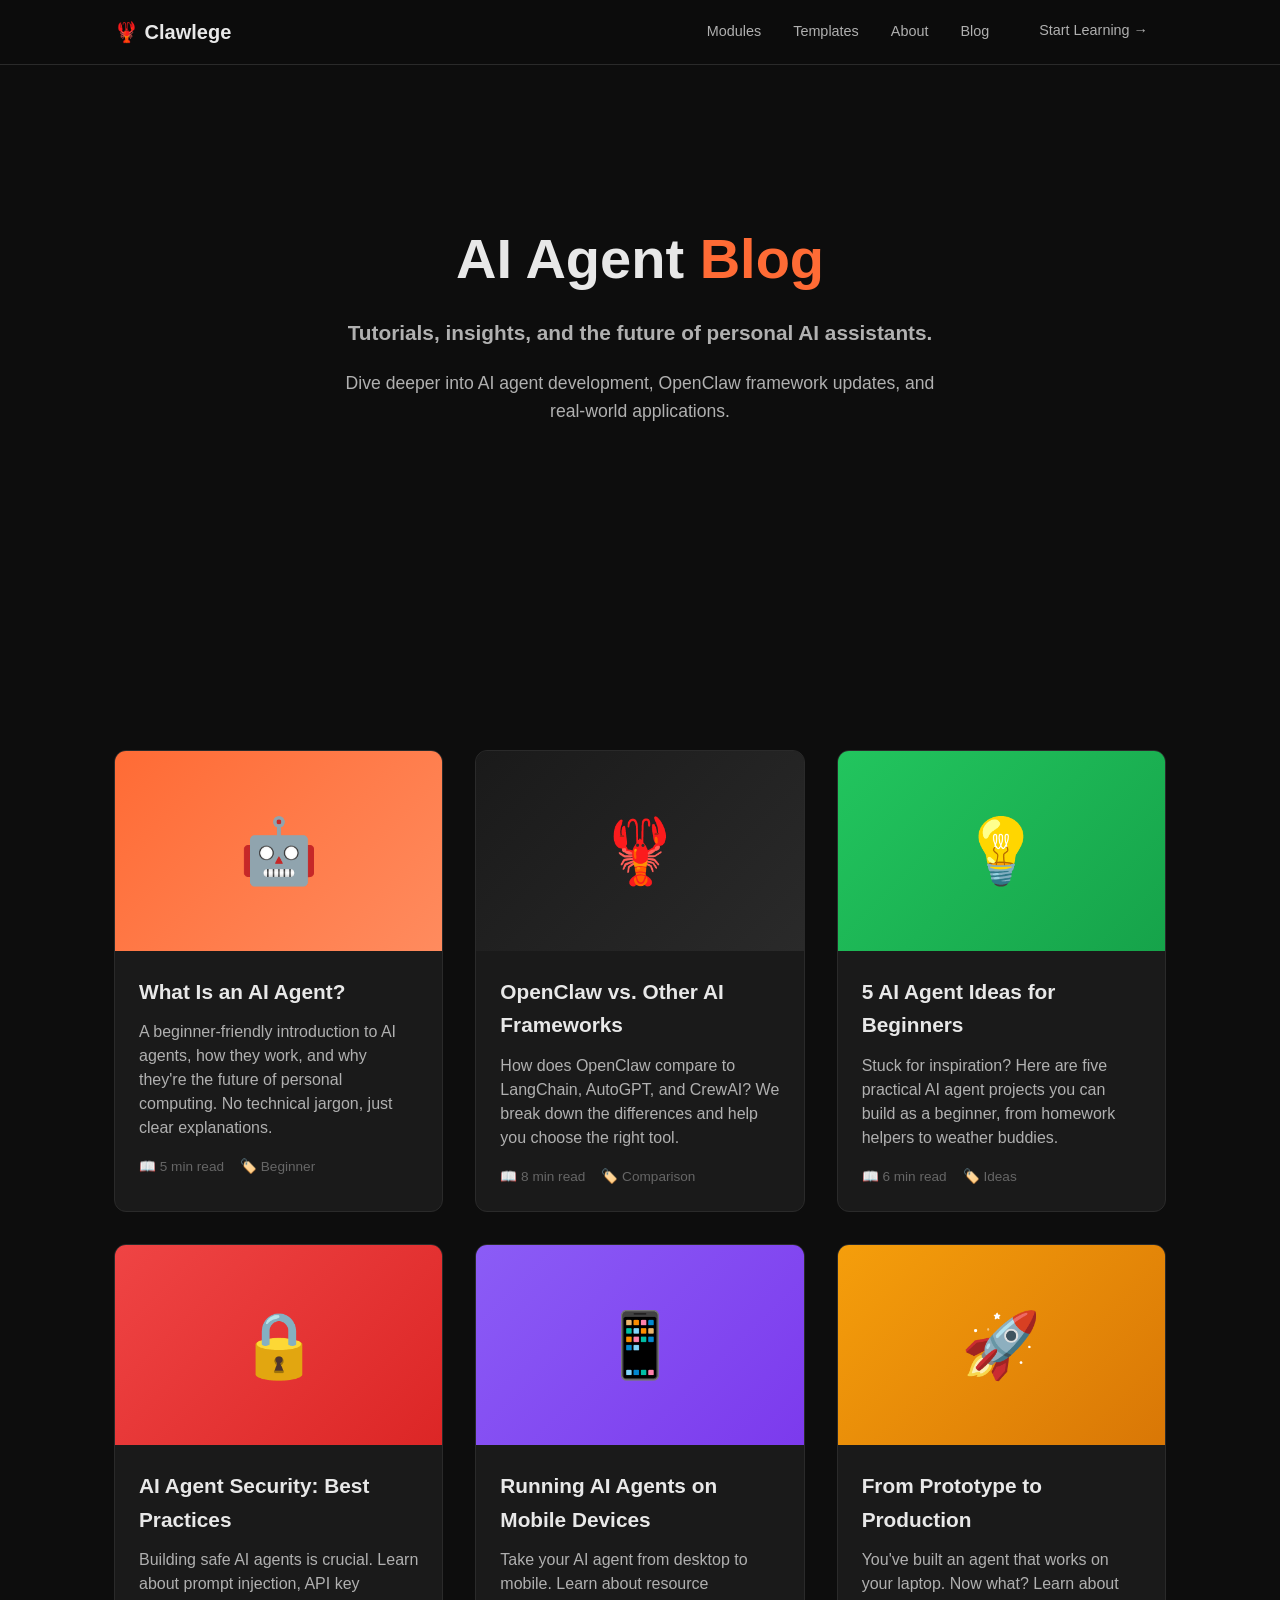
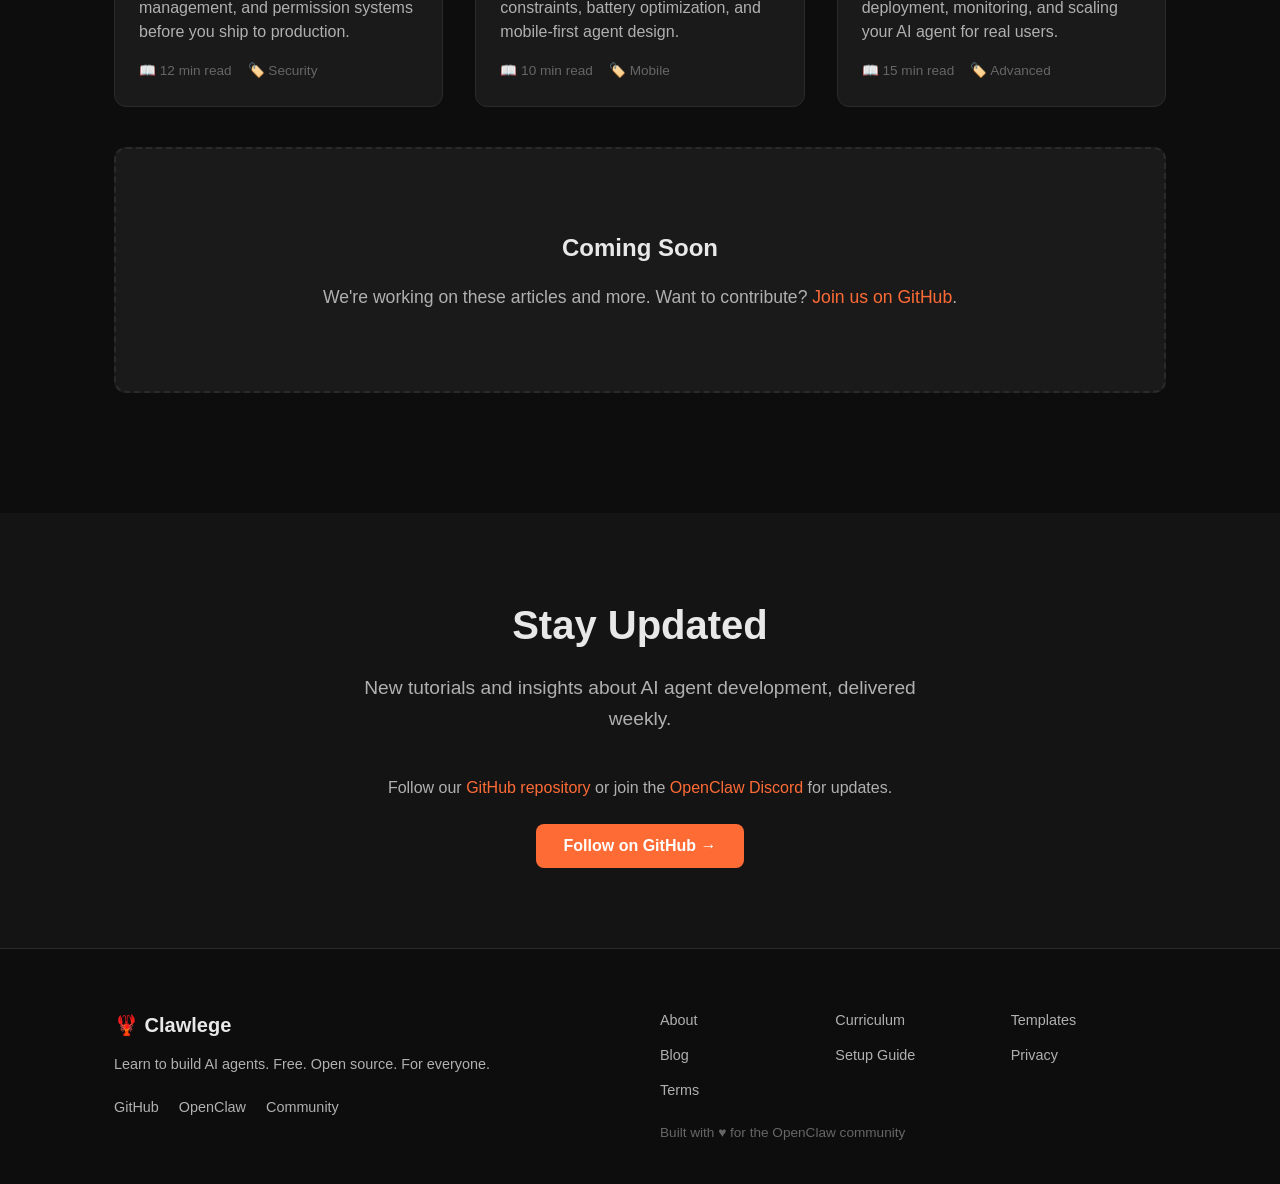
<file: docs/blog.html>
<!DOCTYPE html>
<html lang="en">
<head>
    <meta charset="UTF-8">
    <meta name="viewport" content="width=device-width, initial-scale=1.0">
    <title>AI Agent Blog — Clawlege</title>
    <meta name="description" content="Learn about AI agents, OpenClaw framework, and the future of personal AI assistants. Tutorials, guides, and insights from the Clawlege community.">
    <meta name="keywords" content="AI agents blog, OpenClaw tutorials, AI agent development, personal AI assistant, artificial intelligence guides">
    <link rel="canonical" href="https://clawlege.com/blog">
    <link rel="sitemap" type="application/xml" href="/sitemap.xml">
    <link rel="icon" href="/favicon.svg" type="image/svg+xml">
    
    <!-- Open Graph -->
    <meta property="og:type" content="website">
    <meta property="og:url" content="https://clawlege.com/blog">
    <meta property="og:title" content="AI Agent Blog — Clawlege">
    <meta property="og:description" content="Learn about AI agents, OpenClaw framework, and building personal AI assistants. Free tutorials and guides.">
    <meta property="og:image" content="https://clawlege.com/social-card.png">
    
    <!-- Twitter -->
    <meta name="twitter:card" content="summary_large_image">
    <meta name="twitter:title" content="AI Agent Blog — Clawlege">
    <meta name="twitter:description" content="Learn about AI agents, OpenClaw framework, and building personal AI assistants.">
    <meta name="twitter:image" content="https://clawlege.com/social-card.png">

    <link rel="stylesheet" href="style.css">
    <style>
        .blog-grid {
            display: grid;
            grid-template-columns: repeat(auto-fit, minmax(320px, 1fr));
            gap: 32px;
            margin-top: 40px;
        }
        .blog-card {
            background: var(--bg-card);
            border: 1px solid var(--border);
            border-radius: var(--radius);
            overflow: hidden;
            transition: all 0.3s;
        }
        .blog-card:hover {
            transform: translateY(-4px);
            border-color: var(--text-dim);
        }
        .blog-card img {
            width: 100%;
            height: 200px;
            object-fit: cover;
            background: var(--bg-alt);
        }
        .blog-content {
            padding: 24px;
        }
        .blog-card h3 {
            font-size: 1.3rem;
            font-weight: 700;
            margin-bottom: 12px;
            color: var(--text);
        }
        .blog-card p {
            color: var(--text-muted);
            margin-bottom: 16px;
            line-height: 1.5;
        }
        .blog-meta {
            font-size: 0.85rem;
            color: var(--text-dim);
            display: flex;
            gap: 16px;
        }
        .coming-soon {
            text-align: center;
            padding: 80px 20px;
            background: var(--bg-card);
            border: 2px dashed var(--border);
            border-radius: var(--radius);
            margin: 40px 0;
        }
        .coming-soon h3 {
            font-size: 1.5rem;
            margin-bottom: 16px;
            color: var(--text);
        }
        .coming-soon p {
            color: var(--text-muted);
            font-size: 1.1rem;
        }
    </style>
</head>
<body>
    <header>
        <nav class="nav">
            <div class="nav-inner">
                <a href="/" class="logo" aria-label="Clawlege Home">🦞 Clawlege</a>
                <div class="nav-links">
                    <a href="/#modules" aria-label="View Curriculum">Modules</a>
                    <a href="/#templates" aria-label="View Starter Templates">Templates</a>
                    <a href="/about" aria-label="About Clawlege">About</a>
                    <a href="/blog" aria-label="AI Agent Blog">Blog</a>
                    <a href="https://github.com/Clawlege/clawlege" class="btn btn-sm" target="_blank">Start Learning →</a>
                </div>
                <button class="mobile-toggle" aria-label="Toggle menu">☰</button>
            </div>
        </nav>
    </header>

    <main>
        <section class="hero">
            <div class="container">
                <h1>AI Agent <span class="accent">Blog</span></h1>
                <p class="hero-sub">Tutorials, insights, and the future of personal AI assistants.</p>
                <p class="hero-desc">Dive deeper into AI agent development, OpenClaw framework updates, and real-world applications.</p>
            </div>
        </section>

        <section class="section">
            <div class="container">
                <div class="blog-grid">
                    <!-- Featured Articles -->
                    <article class="blog-card">
                        <div style="height: 200px; background: linear-gradient(135deg, #FF6B35 0%, #FF8B5E 100%); display: flex; align-items: center; justify-content: center; font-size: 4rem;">🤖</div>
                        <div class="blog-content">
                            <h3><a href="/blog/what-is-an-ai-agent" style="color: inherit;">What Is an AI Agent?</a></h3>
                            <p>A beginner-friendly introduction to AI agents, how they work, and why they're the future of personal computing. No technical jargon, just clear explanations.</p>
                            <div class="blog-meta">
                                <span>📖 5 min read</span>
                                <span>🏷️ Beginner</span>
                            </div>
                        </div>
                    </article>

                    <article class="blog-card">
                        <div style="height: 200px; background: linear-gradient(135deg, #1A1A1A 0%, #2A2A2A 100%); display: flex; align-items: center; justify-content: center; font-size: 4rem;">🦞</div>
                        <div class="blog-content">
                            <h3><a href="/blog/openClaw-vs-other-frameworks" style="color: inherit;">OpenClaw vs. Other AI Frameworks</a></h3>
                            <p>How does OpenClaw compare to LangChain, AutoGPT, and CrewAI? We break down the differences and help you choose the right tool.</p>
                            <div class="blog-meta">
                                <span>📖 8 min read</span>
                                <span>🏷️ Comparison</span>
                            </div>
                        </div>
                    </article>

                    <article class="blog-card">
                        <div style="height: 200px; background: linear-gradient(135deg, #22C55E 0%, #16A34A 100%); display: flex; align-items: center; justify-content: center; font-size: 4rem;">💡</div>
                        <div class="blog-content">
                            <h3><a href="/blog/5-ai-agent-ideas-for-beginners" style="color: inherit;">5 AI Agent Ideas for Beginners</a></h3>
                            <p>Stuck for inspiration? Here are five practical AI agent projects you can build as a beginner, from homework helpers to weather buddies.</p>
                            <div class="blog-meta">
                                <span>📖 6 min read</span>
                                <span>🏷️ Ideas</span>
                            </div>
                        </div>
                    </article>

                    <article class="blog-card">
                        <div style="height: 200px; background: linear-gradient(135deg, #EF4444 0%, #DC2626 100%); display: flex; align-items: center; justify-content: center; font-size: 4rem;">🔒</div>
                        <div class="blog-content">
                            <h3><a href="/blog/ai-agent-security-best-practices" style="color: inherit;">AI Agent Security: Best Practices</a></h3>
                            <p>Building safe AI agents is crucial. Learn about prompt injection, API key management, and permission systems before you ship to production.</p>
                            <div class="blog-meta">
                                <span>📖 12 min read</span>
                                <span>🏷️ Security</span>
                            </div>
                        </div>
                    </article>

                    <article class="blog-card">
                        <div style="height: 200px; background: linear-gradient(135deg, #8B5CF6 0%, #7C3AED 100%); display: flex; align-items: center; justify-content: center; font-size: 4rem;">📱</div>
                        <div class="blog-content">
                            <h3><a href="/blog/running-agents-on-mobile-devices" style="color: inherit;">Running AI Agents on Mobile Devices</a></h3>
                            <p>Take your AI agent from desktop to mobile. Learn about resource constraints, battery optimization, and mobile-first agent design.</p>
                            <div class="blog-meta">
                                <span>📖 10 min read</span>
                                <span>🏷️ Mobile</span>
                            </div>
                        </div>
                    </article>

                    <article class="blog-card">
                        <div style="height: 200px; background: linear-gradient(135deg, #F59E0B 0%, #D97706 100%); display: flex; align-items: center; justify-content: center; font-size: 4rem;">🚀</div>
                        <div class="blog-content">
                            <h3><a href="/blog/from-prototype-to-production" style="color: inherit;">From Prototype to Production</a></h3>
                            <p>You've built an agent that works on your laptop. Now what? Learn about deployment, monitoring, and scaling your AI agent for real users.</p>
                            <div class="blog-meta">
                                <span>📖 15 min read</span>
                                <span>🏷️ Advanced</span>
                            </div>
                        </div>
                    </article>
                </div>

                <div class="coming-soon">
                    <h3>Coming Soon</h3>
                    <p>We're working on these articles and more. Want to contribute? <a href="https://github.com/Clawlege/clawlege" target="_blank">Join us on GitHub</a>.</p>
                </div>
            </div>
        </section>

        <section class="section section-alt">
            <div class="container">
                <h2>Stay Updated</h2>
                <p class="section-sub">New tutorials and insights about AI agent development, delivered weekly.</p>
                <div style="text-align: center; margin-top: 32px;">
                    <p style="color: var(--text-muted); margin-bottom: 24px;">Follow our <a href="https://github.com/Clawlege/clawlege" target="_blank">GitHub repository</a> or join the <a href="https://openclaw.ai/discord" target="_blank">OpenClaw Discord</a> for updates.</p>
                    <a href="https://github.com/Clawlege/clawlege" class="btn btn-primary" target="_blank">Follow on GitHub →</a>
                </div>
            </div>
        </section>
    </main>

    <footer class="footer">
        <div class="container footer-inner">
            <div class="footer-left">
                <span class="logo">🦞 Clawlege</span>
                <p>Learn to build AI agents. Free. Open source. For everyone.</p>
                <div class="footer-social">
                    <a href="https://github.com/Clawlege/clawlege" target="_blank">GitHub</a>
                    <a href="https://openclaw.ai" target="_blank">OpenClaw</a>
                    <a href="https://openclaw.ai/discord" target="_blank">Community</a>
                </div>
            </div>
            <div class="footer-right">
                <nav class="footer-nav" aria-label="Footer Navigation">
                    <a href="/about">About</a>
                    <a href="/#modules">Curriculum</a>
                    <a href="/#templates">Templates</a>
                    <a href="/blog">Blog</a>
                    <a href="/system-requirements">Setup Guide</a>
                    <a href="/privacy">Privacy</a>
                    <a href="/terms">Terms</a>
                </nav>
                <p class="footer-credit">Built with ♥ for the OpenClaw community</p>
            </div>
        </div>
    </footer>

    <script>
        const toggle = document.querySelector('.mobile-toggle');
        const navLinks = document.querySelector('.nav-links');
        if (toggle) {
            toggle.addEventListener('click', () => {
                navLinks.classList.toggle('open');
            });
        }
    </script>
</body>
</html>
</file>
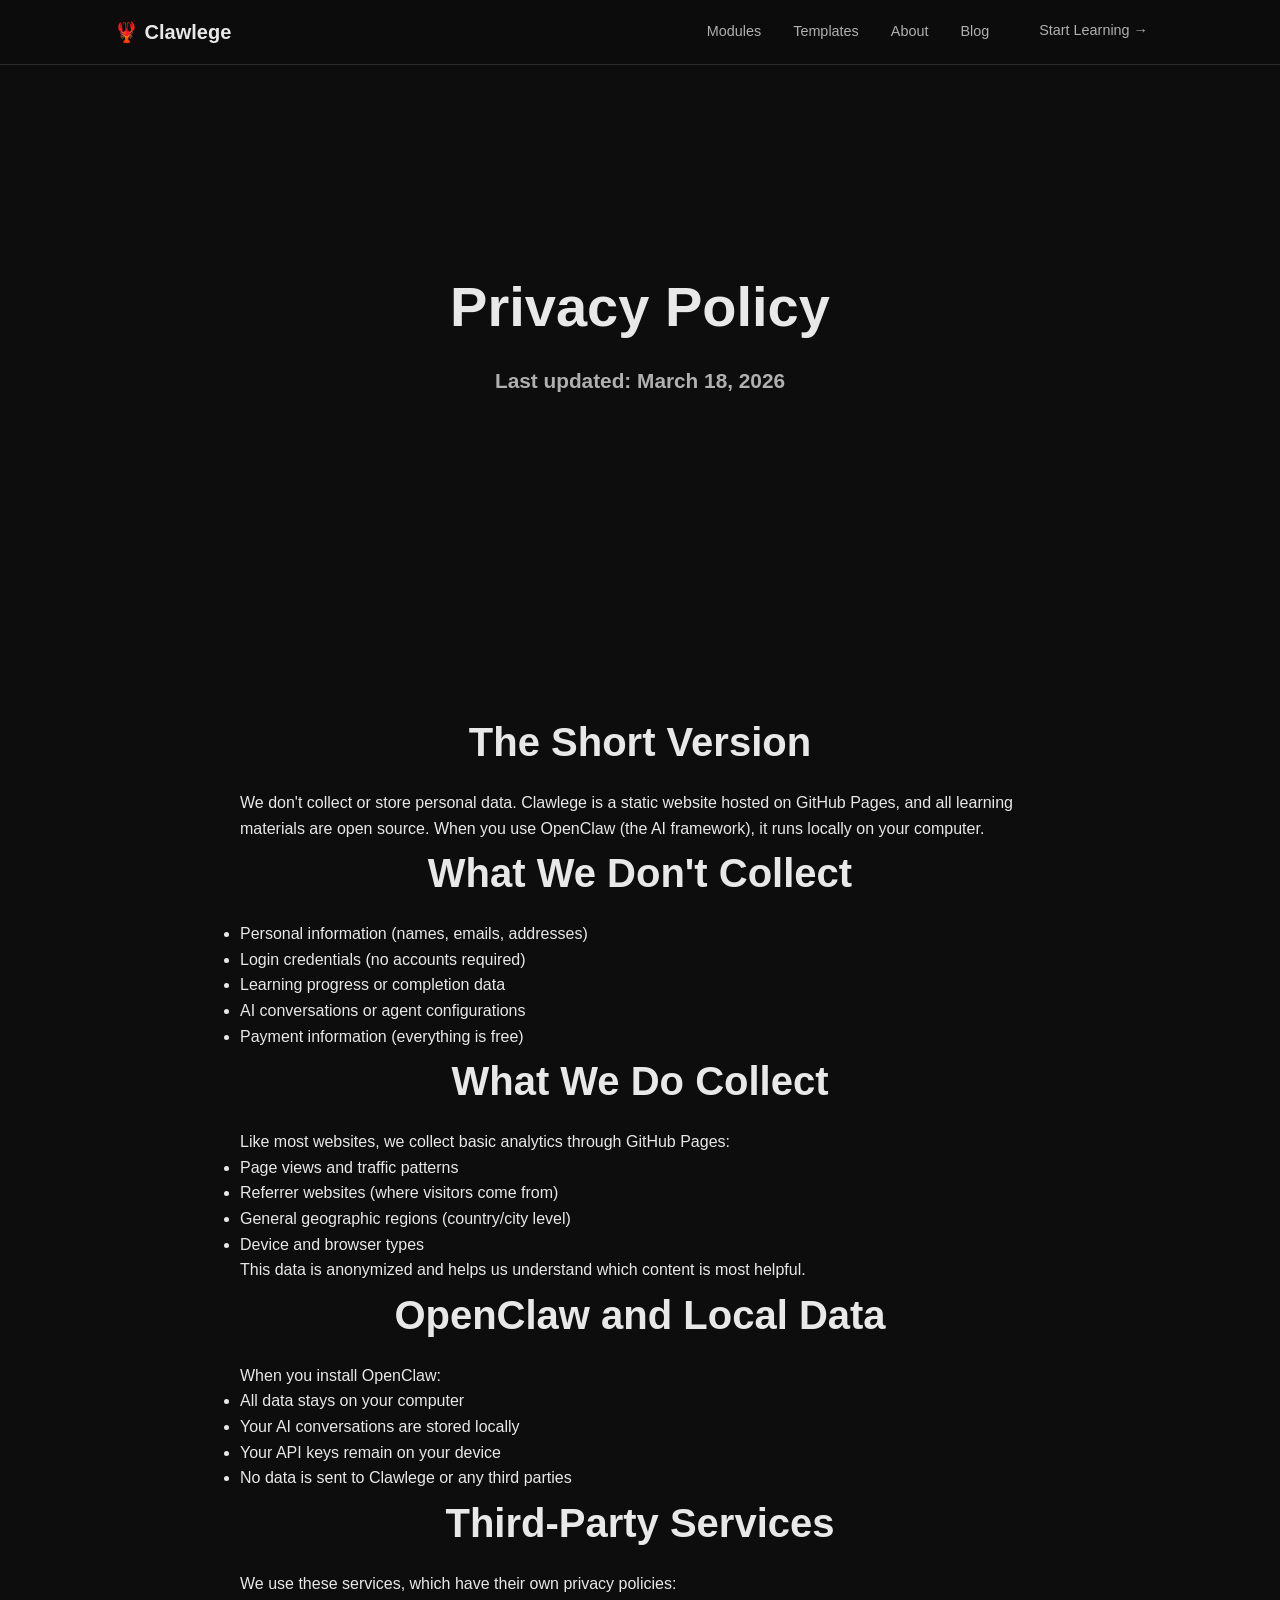
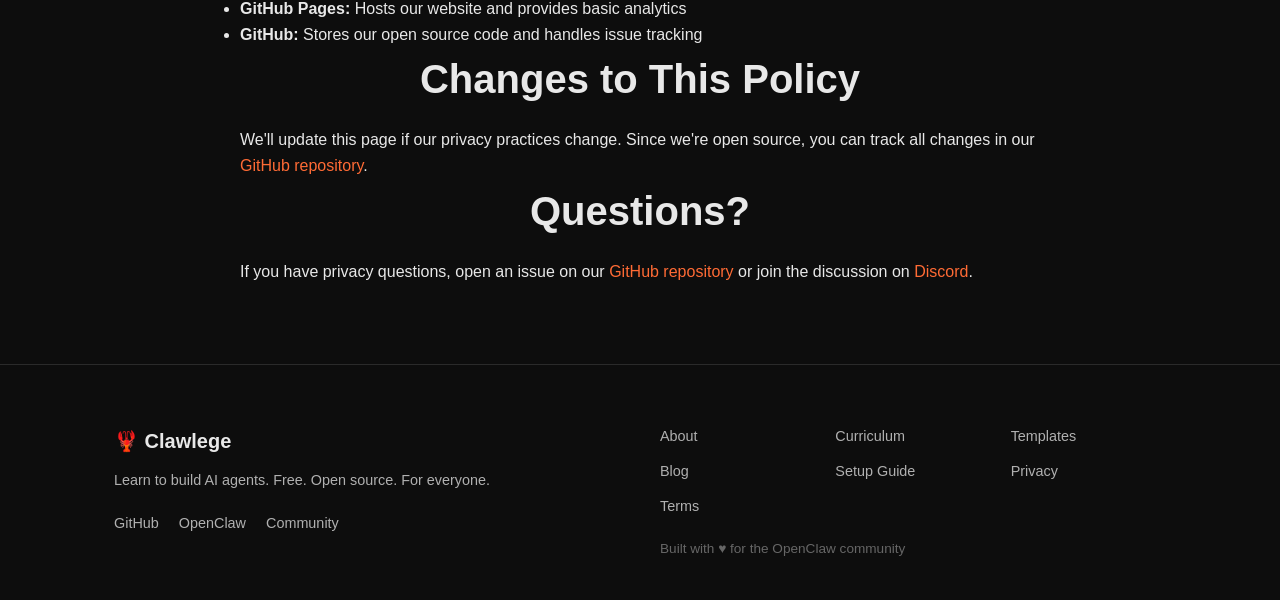
<file: docs/privacy.html>
<!DOCTYPE html>
<html lang="en">
<head>
    <meta charset="UTF-8">
    <meta name="viewport" content="width=device-width, initial-scale=1.0">
    <title>Privacy Policy — Clawlege</title>
    <meta name="description" content="Clawlege privacy policy. We're open source and don't collect personal data. Learn how we protect your privacy while learning AI agent development.">
    <link rel="canonical" href="https://clawlege.com/privacy">
    <link rel="icon" href="/favicon.svg" type="image/svg+xml">
    <link rel="stylesheet" href="style.css">
</head>
<body>
    <header>
        <nav class="nav">
            <div class="nav-inner">
                <a href="/" class="logo">🦞 Clawlege</a>
                <div class="nav-links">
                    <a href="/#modules">Modules</a>
                    <a href="/#templates">Templates</a>
                    <a href="/about">About</a>
                    <a href="/blog">Blog</a>
                    <a href="https://github.com/Clawlege/clawlege" class="btn btn-sm" target="_blank">Start Learning →</a>
                </div>
                <button class="mobile-toggle" aria-label="Toggle menu">☰</button>
            </div>
        </nav>
    </header>

    <main>
        <section class="hero">
            <div class="container">
                <h1>Privacy Policy</h1>
                <p class="hero-sub">Last updated: March 18, 2026</p>
            </div>
        </section>

        <section class="section">
            <div class="container">
                <div style="max-width: 800px; margin: 0 auto;">
                    <h2>The Short Version</h2>
                    <p>We don't collect or store personal data. Clawlege is a static website hosted on GitHub Pages, and all learning materials are open source. When you use OpenClaw (the AI framework), it runs locally on your computer.</p>

                    <h2>What We Don't Collect</h2>
                    <ul>
                        <li>Personal information (names, emails, addresses)</li>
                        <li>Login credentials (no accounts required)</li>
                        <li>Learning progress or completion data</li>
                        <li>AI conversations or agent configurations</li>
                        <li>Payment information (everything is free)</li>
                    </ul>

                    <h2>What We Do Collect</h2>
                    <p>Like most websites, we collect basic analytics through GitHub Pages:</p>
                    <ul>
                        <li>Page views and traffic patterns</li>
                        <li>Referrer websites (where visitors come from)</li>
                        <li>General geographic regions (country/city level)</li>
                        <li>Device and browser types</li>
                    </ul>
                    <p>This data is anonymized and helps us understand which content is most helpful.</p>

                    <h2>OpenClaw and Local Data</h2>
                    <p>When you install OpenClaw:</p>
                    <ul>
                        <li>All data stays on your computer</li>
                        <li>Your AI conversations are stored locally</li>
                        <li>Your API keys remain on your device</li>
                        <li>No data is sent to Clawlege or any third parties</li>
                    </ul>

                    <h2>Third-Party Services</h2>
                    <p>We use these services, which have their own privacy policies:</p>
                    <ul>
                        <li><strong>GitHub Pages:</strong> Hosts our website and provides basic analytics</li>
                        <li><strong>GitHub:</strong> Stores our open source code and handles issue tracking</li>
                    </ul>

                    <h2>Changes to This Policy</h2>
                    <p>We'll update this page if our privacy practices change. Since we're open source, you can track all changes in our <a href="https://github.com/Clawlege/clawlege" target="_blank">GitHub repository</a>.</p>

                    <h2>Questions?</h2>
                    <p>If you have privacy questions, open an issue on our <a href="https://github.com/Clawlege/clawlege" target="_blank">GitHub repository</a> or join the discussion on <a href="https://openclaw.ai/discord" target="_blank">Discord</a>.</p>
                </div>
            </div>
        </section>
    </main>

    <footer class="footer">
        <div class="container footer-inner">
            <div class="footer-left">
                <span class="logo">🦞 Clawlege</span>
                <p>Learn to build AI agents. Free. Open source. For everyone.</p>
                <div class="footer-social">
                    <a href="https://github.com/Clawlege/clawlege" target="_blank">GitHub</a>
                    <a href="https://openclaw.ai" target="_blank">OpenClaw</a>
                    <a href="https://openclaw.ai/discord" target="_blank">Community</a>
                </div>
            </div>
            <div class="footer-right">
                <nav class="footer-nav" aria-label="Footer Navigation">
                    <a href="/about">About</a>
                    <a href="/#modules">Curriculum</a>
                    <a href="/#templates">Templates</a>
                    <a href="/blog">Blog</a>
                    <a href="/system-requirements">Setup Guide</a>
                    <a href="/privacy">Privacy</a>
                    <a href="/terms">Terms</a>
                </nav>
                <p class="footer-credit">Built with ♥ for the OpenClaw community</p>
            </div>
        </div>
    </footer>

    <script>
        const toggle = document.querySelector('.mobile-toggle');
        const navLinks = document.querySelector('.nav-links');
        if (toggle) {
            toggle.addEventListener('click', () => {
                navLinks.classList.toggle('open');
            });
        }
    </script>
</body>
</html>
</file>
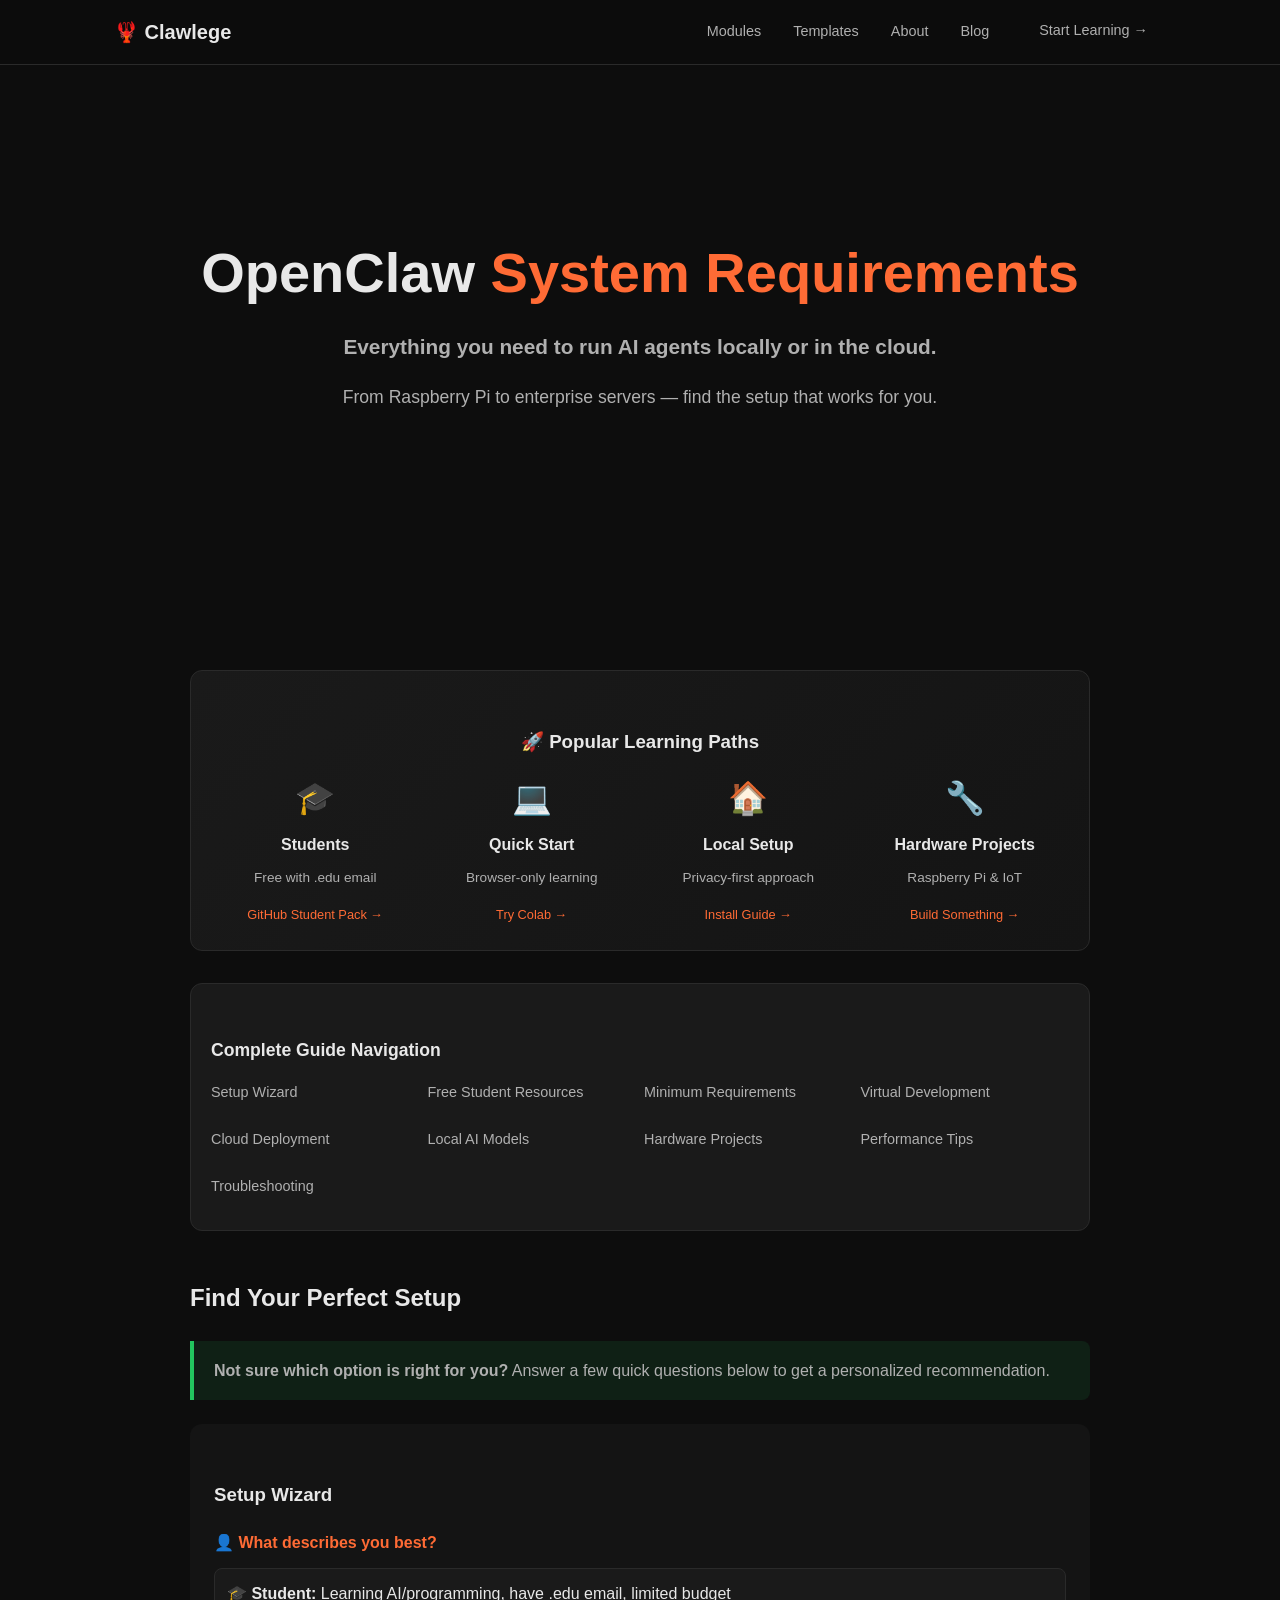
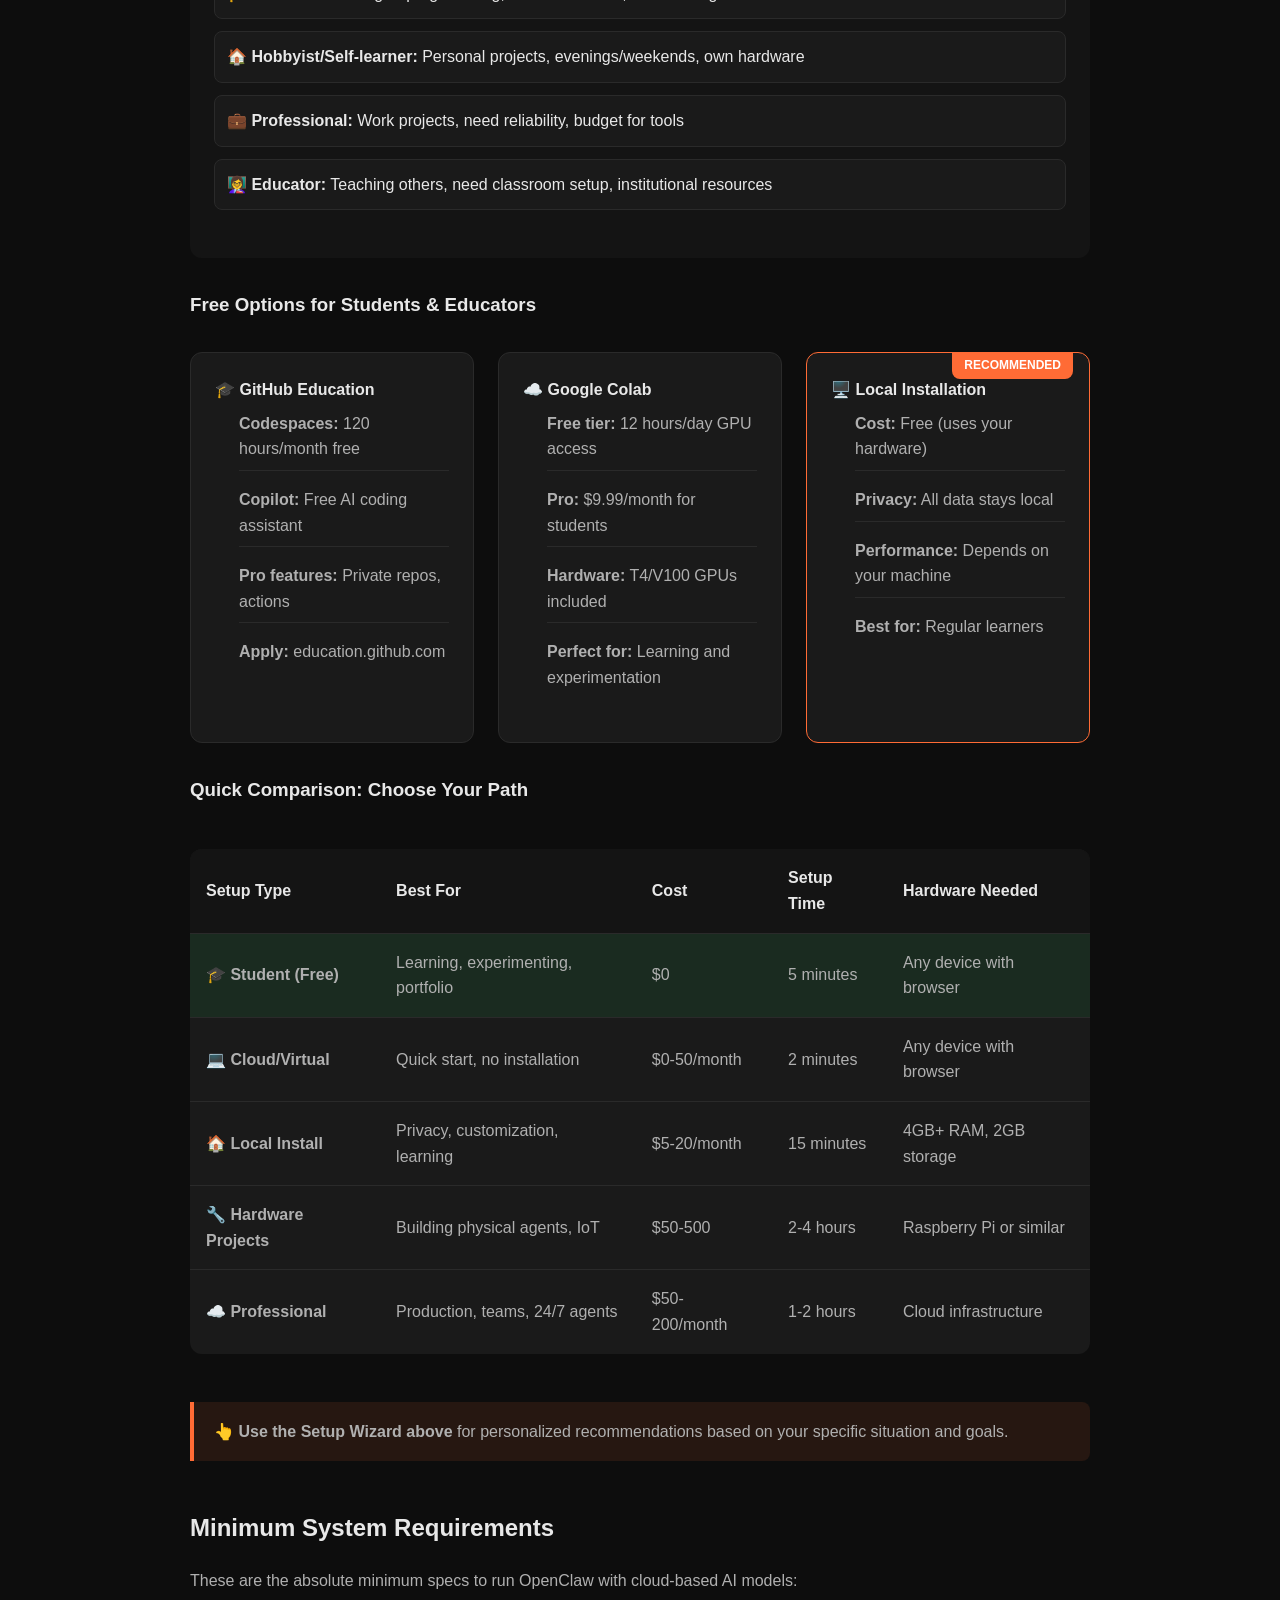
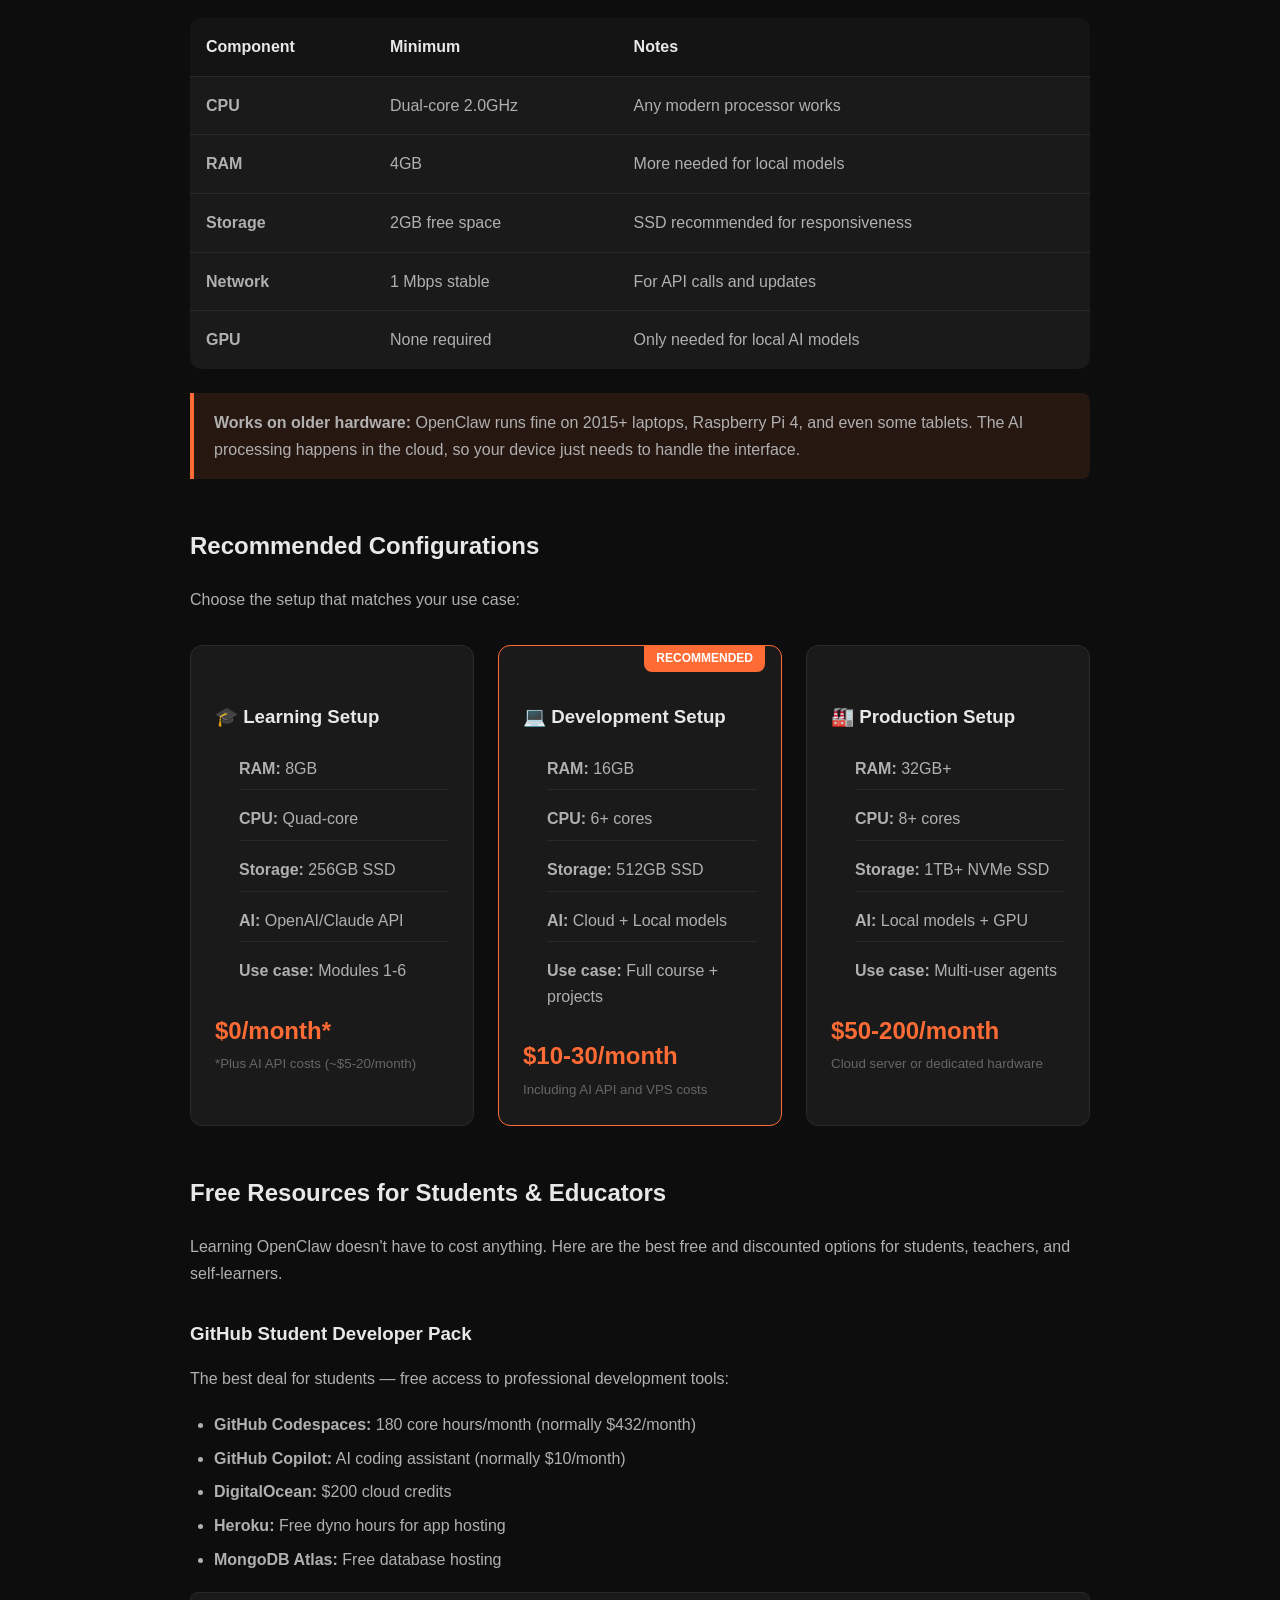
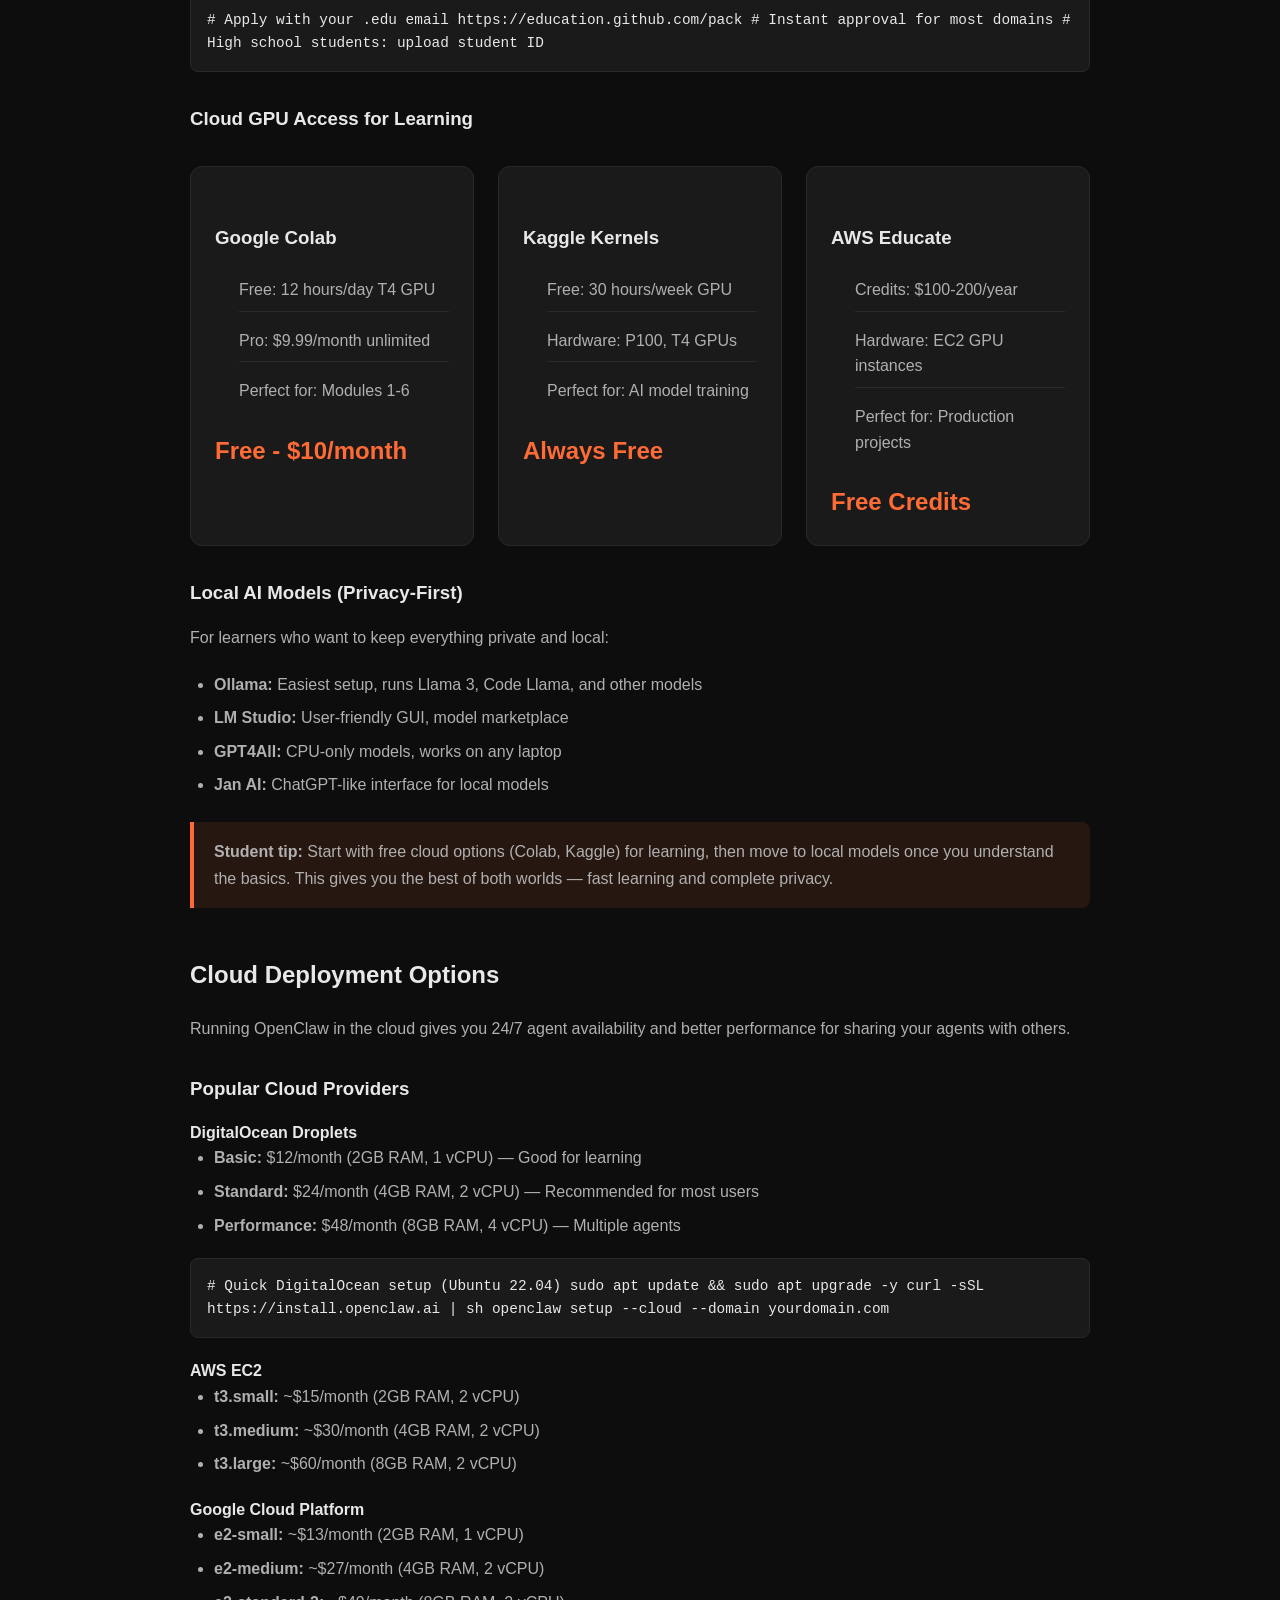
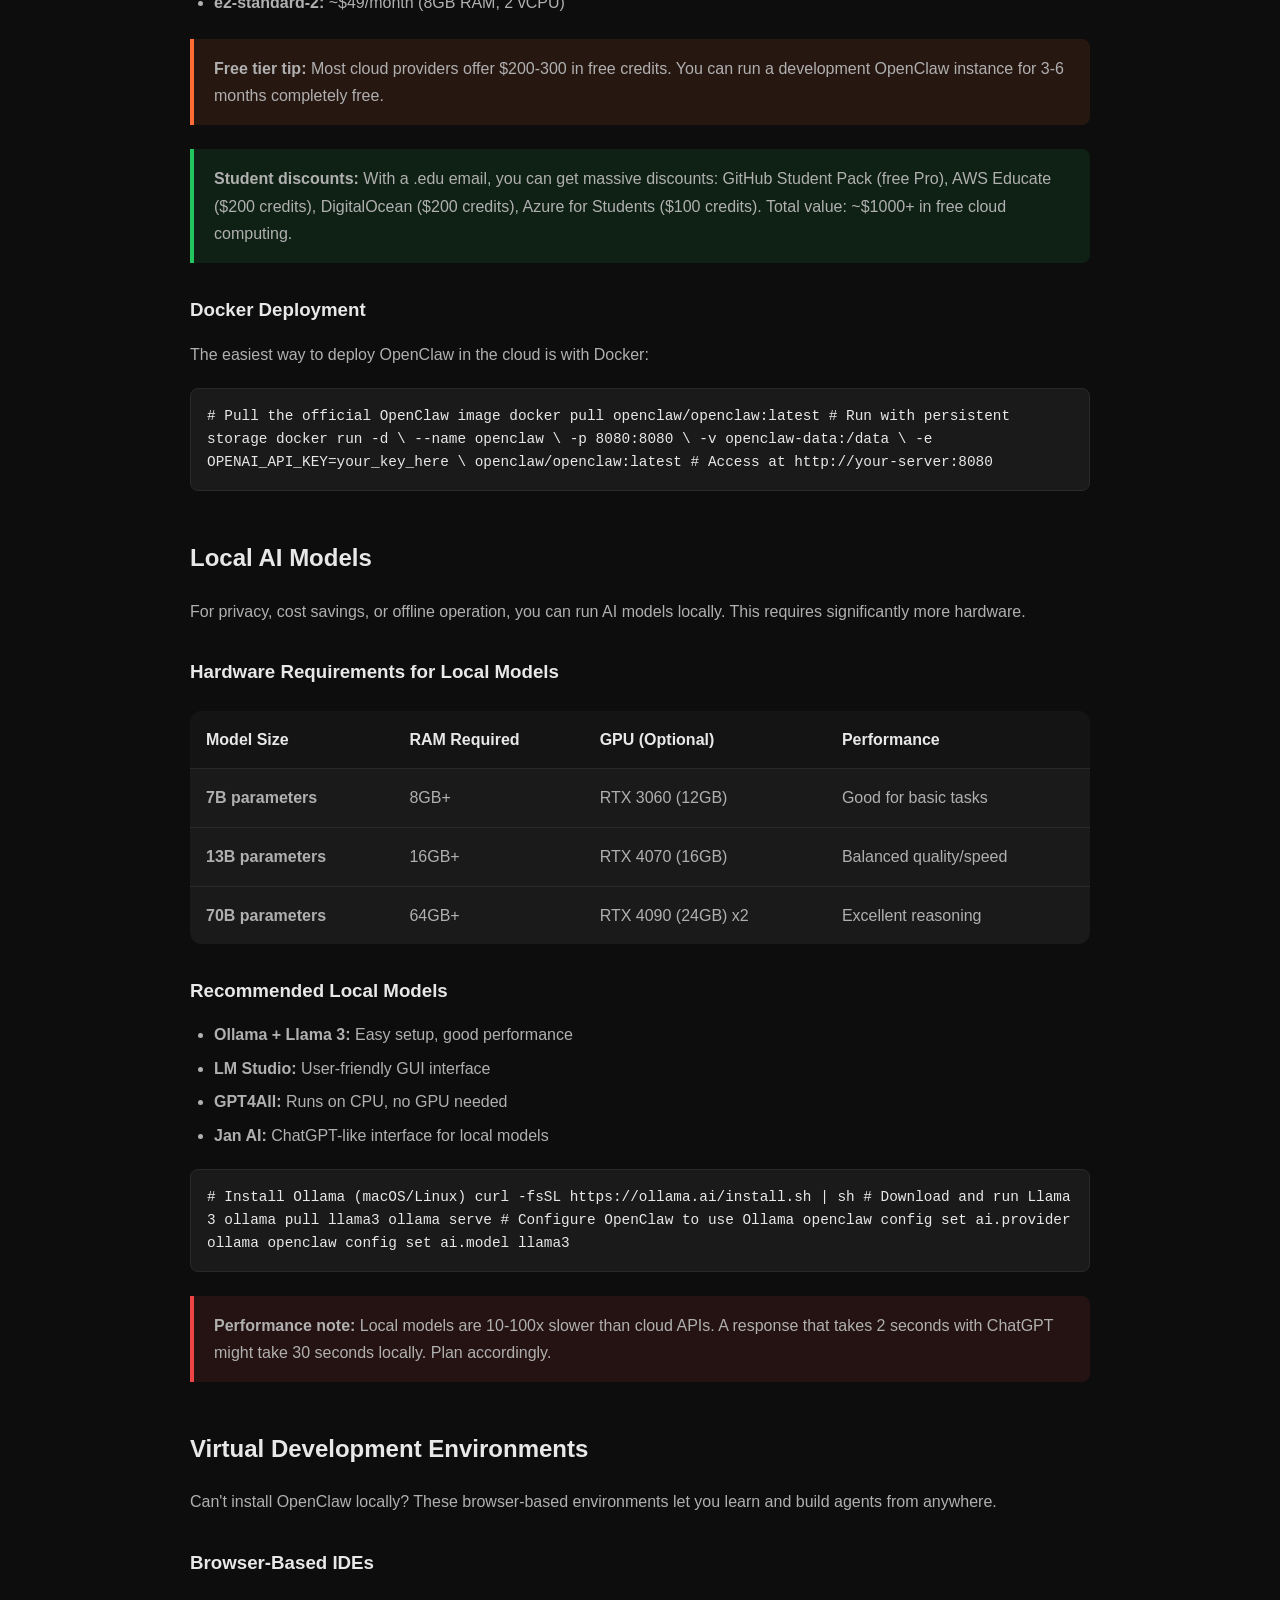
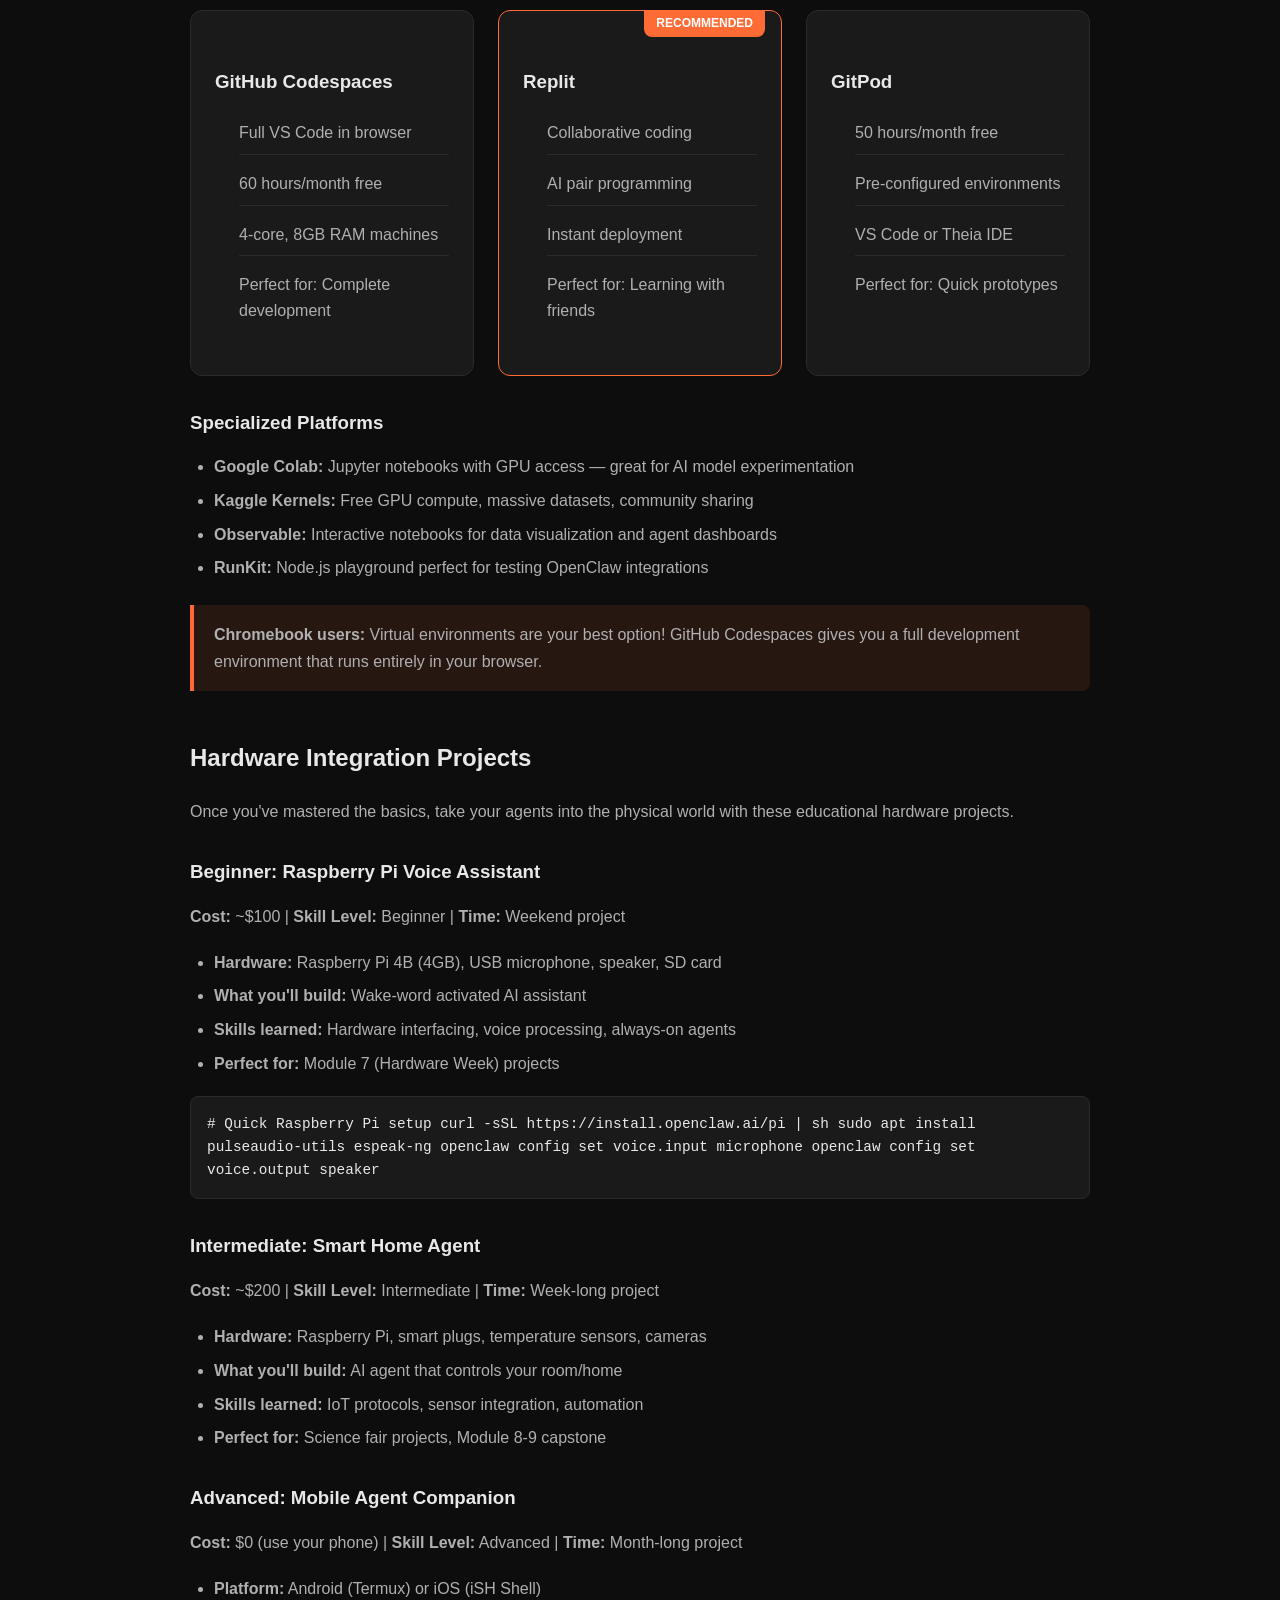
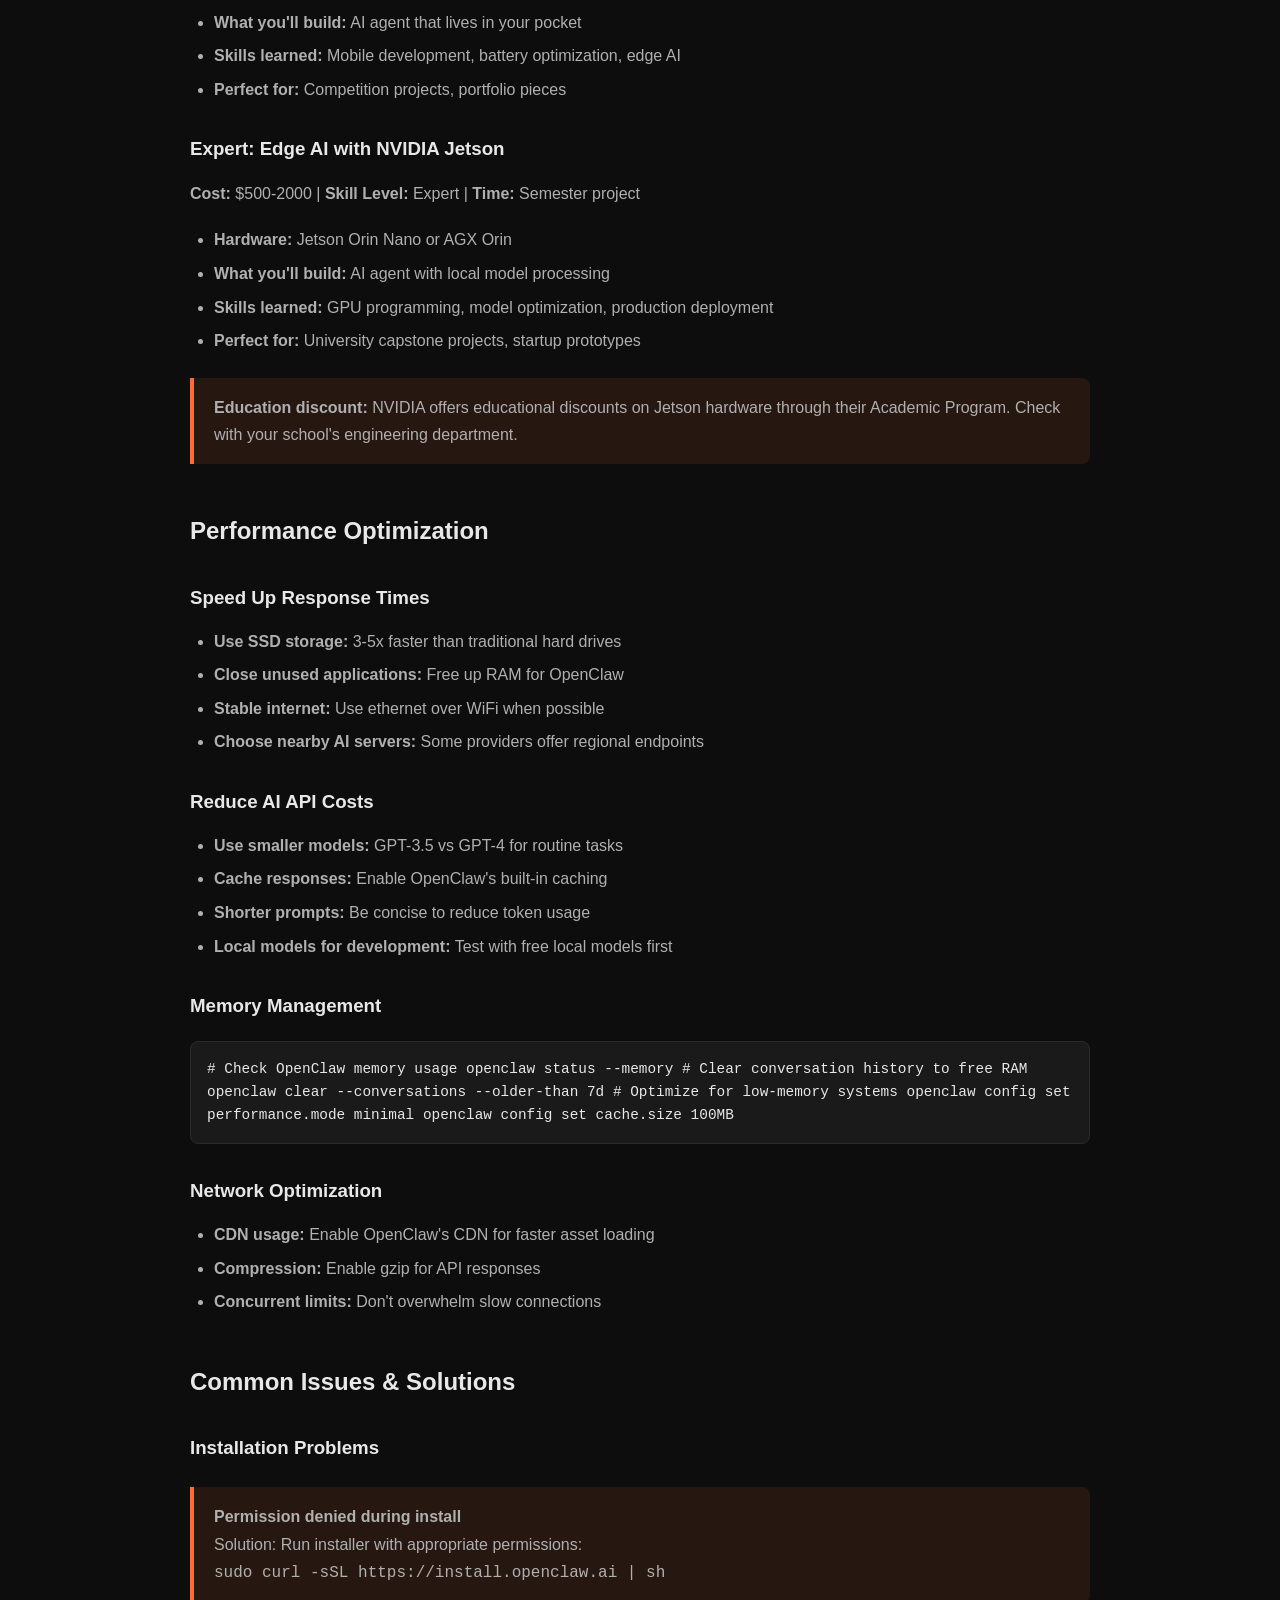
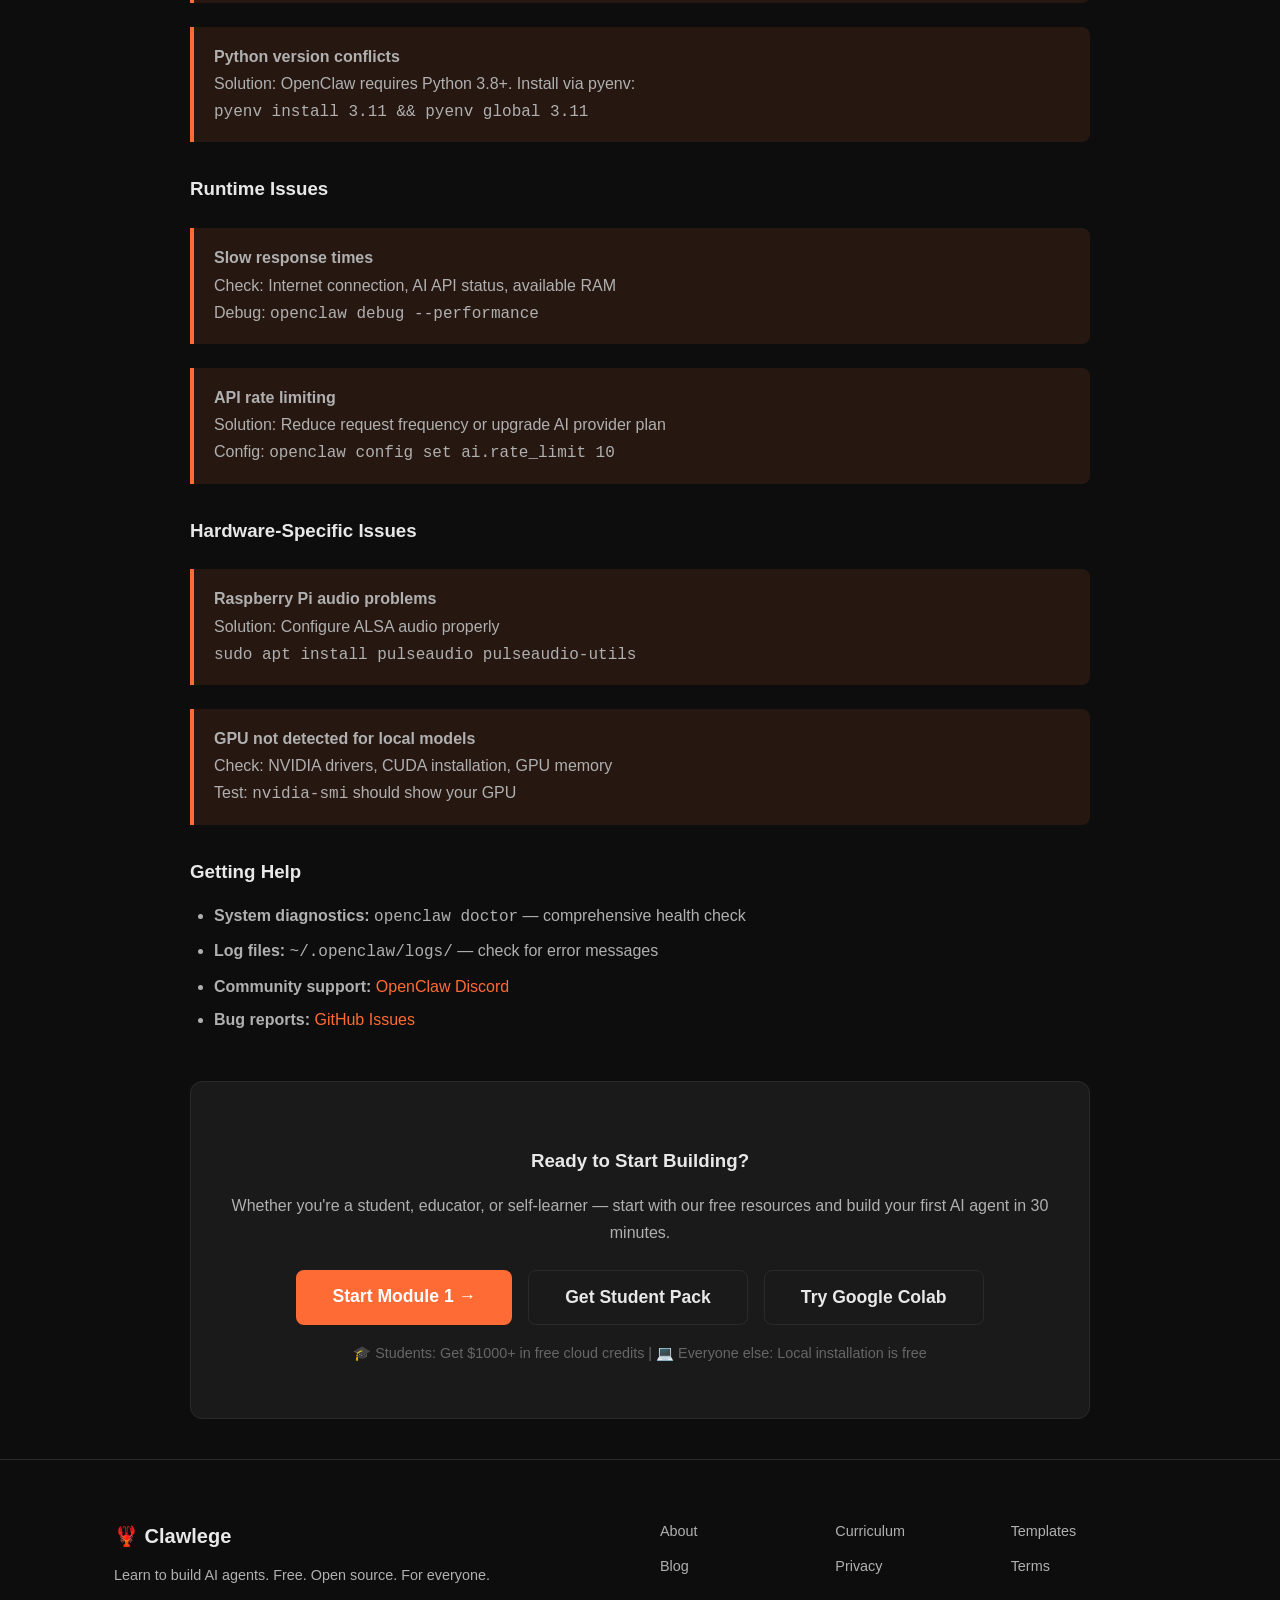
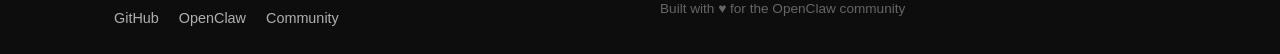
<file: docs/system-requirements.html>
<!DOCTYPE html>
<html lang="en">
<head>
    <meta charset="UTF-8">
    <meta name="viewport" content="width=device-width, initial-scale=1.0">
    <title>OpenClaw System Requirements & Setup Guide — Clawlege</title>
    <meta name="description" content="Complete guide to OpenClaw system requirements, installation, and setup. Learn hardware specs, cloud deployment options, and performance optimization for AI agents.">
    <meta name="keywords" content="OpenClaw system requirements, AI agent installation, OpenClaw hardware specs, cloud deployment, local AI models, Raspberry Pi AI agent">
    <link rel="canonical" href="https://clawlege.com/system-requirements">
    <link rel="sitemap" type="application/xml" href="/sitemap.xml">
    <link rel="icon" href="/favicon.svg" type="image/svg+xml">
    
    <!-- Open Graph -->
    <meta property="og:type" content="article">
    <meta property="og:url" content="https://clawlege.com/system-requirements">
    <meta property="og:title" content="OpenClaw System Requirements & Setup Guide">
    <meta property="og:description" content="Everything you need to know about running OpenClaw AI agents: hardware requirements, cloud options, and performance tips.">
    <meta property="og:image" content="https://clawlege.com/social-card.png">
    
    <!-- Twitter -->
    <meta name="twitter:card" content="summary_large_image">
    <meta name="twitter:title" content="OpenClaw System Requirements & Setup Guide">
    <meta name="twitter:description" content="Complete guide to OpenClaw hardware requirements and deployment options.">
    <meta name="twitter:image" content="https://clawlege.com/social-card.png">

    <!-- Structured Data: HowTo -->
    <script type="application/ld+json">
    {
        "@context": "https://schema.org",
        "@type": "HowTo",
        "name": "How to Set Up OpenClaw AI Agent Framework",
        "description": "Complete guide to OpenClaw system requirements, installation, and deployment options for AI agents.",
        "image": "https://clawlege.com/social-card.png",
        "totalTime": "PT15M",
        "estimatedCost": {
            "@type": "MonetaryAmount",
            "currency": "USD",
            "value": "0"
        },
        "supply": [
            "Computer with 4GB+ RAM",
            "Internet connection", 
            "AI model API key"
        ],
        "tool": [
            "OpenClaw framework",
            "Terminal/Command Prompt"
        ],
        "step": [
            {
                "@type": "HowToStep",
                "name": "Check System Requirements",
                "text": "Verify your computer meets minimum requirements: 4GB RAM, 2GB storage, Windows/Mac/Linux."
            },
            {
                "@type": "HowToStep", 
                "name": "Download OpenClaw",
                "text": "Visit openclaw.ai/download and choose your operating system."
            },
            {
                "@type": "HowToStep",
                "name": "Run Installation",
                "text": "Execute the installer and follow the setup wizard to configure your environment."
            }
        ]
    }
    </script>

    <link rel="stylesheet" href="style.css">
    <style>
        .spec-table {
            width: 100%;
            border-collapse: collapse;
            margin: 24px 0;
            background: var(--bg-card);
            border-radius: var(--radius);
            overflow: hidden;
        }
        .spec-table th, .spec-table td {
            padding: 16px;
            text-align: left;
            border-bottom: 1px solid var(--border);
        }
        .spec-table th {
            background: var(--bg-alt);
            font-weight: 600;
            color: var(--text);
        }
        .spec-table td {
            color: var(--text-muted);
        }
        .spec-table tr:last-child td {
            border-bottom: none;
        }
        .comparison-grid {
            display: grid;
            grid-template-columns: repeat(auto-fit, minmax(280px, 1fr));
            gap: 24px;
            margin: 32px 0;
        }
        .comparison-card {
            background: var(--bg-card);
            border: 1px solid var(--border);
            border-radius: var(--radius);
            padding: 24px;
            position: relative;
        }
        .comparison-card.recommended {
            border-color: var(--orange);
        }
        .comparison-card.recommended::before {
            content: 'RECOMMENDED';
            position: absolute;
            top: -1px;
            right: 16px;
            background: var(--orange);
            color: white;
            padding: 4px 12px;
            font-size: 0.75rem;
            font-weight: 600;
            border-radius: 0 0 var(--radius-sm) var(--radius-sm);
        }
        .comparison-card h3 {
            margin-bottom: 16px;
            color: var(--text);
        }
        .comparison-card ul {
            list-style: none;
            padding: 0;
        }
        .comparison-card li {
            padding: 8px 0;
            color: var(--text-muted);
            border-bottom: 1px solid var(--border);
        }
        .comparison-card li:last-child {
            border-bottom: none;
        }
        .comparison-card .price {
            font-size: 1.5rem;
            font-weight: 700;
            color: var(--orange);
            margin-top: 16px;
        }
        .content {
            max-width: 900px;
            margin: 0 auto;
            padding: 40px 0;
        }
        .content h2 {
            margin-top: 48px;
            margin-bottom: 20px;
            color: var(--text);
        }
        .content h3 {
            margin-top: 32px;
            margin-bottom: 16px;
            color: var(--text);
        }
        .content p {
            margin-bottom: 20px;
            color: var(--text-muted);
            line-height: 1.7;
        }
        .content ul, .content ol {
            margin-bottom: 20px;
            padding-left: 24px;
        }
        .content li {
            margin-bottom: 8px;
            color: var(--text-muted);
            line-height: 1.6;
        }
        .code-block {
            background: var(--bg-card);
            border: 1px solid var(--border);
            border-radius: var(--radius-sm);
            padding: 16px;
            margin: 20px 0;
            font-family: 'Monaco', 'Consolas', monospace;
            font-size: 0.9rem;
            color: var(--text);
            overflow-x: auto;
        }
        .callout {
            background: rgba(255, 107, 53, 0.1);
            border-left: 4px solid var(--orange);
            padding: 16px 20px;
            margin: 24px 0;
            border-radius: 0 var(--radius-sm) var(--radius-sm) 0;
        }
        .callout p {
            margin-bottom: 0;
        }
        .warning {
            background: rgba(239, 68, 68, 0.1);
            border-left: 4px solid #EF4444;
        }
        .success {
            background: rgba(34, 197, 94, 0.1);
            border-left: 4px solid #22C55E;
        }
        .nav-sections {
            background: var(--bg-card);
            border: 1px solid var(--border);
            border-radius: var(--radius);
            padding: 20px;
            margin-bottom: 32px;
        }
        .nav-sections h3 {
            margin-bottom: 12px;
            color: var(--text);
            font-size: 1.1rem;
        }
        .nav-sections ul {
            list-style: none;
            padding: 0;
            margin: 0;
            display: grid;
            grid-template-columns: repeat(auto-fit, minmax(200px, 1fr));
            gap: 8px;
        }
        .nav-sections a {
            color: var(--text-muted);
            font-size: 0.9rem;
            padding: 4px 0;
            display: block;
        }
        .nav-sections a:hover {
            color: var(--orange);
        }
    </style>
</head>
<body>
    <header>
        <nav class="nav">
            <div class="nav-inner">
                <a href="/" class="logo" aria-label="Clawlege Home">🦞 Clawlege</a>
                <div class="nav-links">
                    <a href="/#modules" aria-label="View Curriculum">Modules</a>
                    <a href="/#templates" aria-label="View Starter Templates">Templates</a>
                    <a href="/about" aria-label="About Clawlege">About</a>
                    <a href="/blog" aria-label="AI Agent Blog">Blog</a>
                    <a href="https://github.com/Clawlege/clawlege" class="btn btn-sm" target="_blank">Start Learning →</a>
                </div>
                <button class="mobile-toggle" aria-label="Toggle menu">☰</button>
            </div>
        </nav>
    </header>

    <section class="hero">
        <div class="container">
            <h1>OpenClaw <span class="accent">System Requirements</span></h1>
            <p class="hero-sub">Everything you need to run AI agents locally or in the cloud.</p>
            <p class="hero-desc">From Raspberry Pi to enterprise servers — find the setup that works for you.</p>
        </div>
    </section>

    <main>
        <div class="container">
            <div class="content">
                <div style="background: linear-gradient(135deg, var(--bg-card) 0%, var(--bg-alt) 100%); border: 1px solid var(--border); border-radius: var(--radius); padding: 24px; margin-bottom: 32px;">
                    <h3 style="margin-bottom: 16px; color: var(--text); text-align: center;">🚀 Popular Learning Paths</h3>
                    <div style="display: grid; grid-template-columns: repeat(auto-fit, minmax(200px, 1fr)); gap: 16px;">
                        <div style="text-align: center;">
                            <div style="font-size: 2rem; margin-bottom: 8px;">🎓</div>
                            <h4 style="margin-bottom: 8px; color: var(--text);">Students</h4>
                            <p style="font-size: 0.85rem; color: var(--text-muted); margin-bottom: 12px;">Free with .edu email</p>
                            <a href="#education-resources" style="font-size: 0.8rem; color: var(--orange);">GitHub Student Pack →</a>
                        </div>
                        <div style="text-align: center;">
                            <div style="font-size: 2rem; margin-bottom: 8px;">💻</div>
                            <h4 style="margin-bottom: 8px; color: var(--text);">Quick Start</h4>
                            <p style="font-size: 0.85rem; color: var(--text-muted); margin-bottom: 12px;">Browser-only learning</p>
                            <a href="#virtual-environments" style="font-size: 0.8rem; color: var(--orange);">Try Colab →</a>
                        </div>
                        <div style="text-align: center;">
                            <div style="font-size: 2rem; margin-bottom: 8px;">🏠</div>
                            <h4 style="margin-bottom: 8px; color: var(--text);">Local Setup</h4>
                            <p style="font-size: 0.85rem; color: var(--text-muted); margin-bottom: 12px;">Privacy-first approach</p>
                            <a href="#local-models" style="font-size: 0.8rem; color: var(--orange);">Install Guide →</a>
                        </div>
                        <div style="text-align: center;">
                            <div style="font-size: 2rem; margin-bottom: 8px;">🔧</div>
                            <h4 style="margin-bottom: 8px; color: var(--text);">Hardware Projects</h4>
                            <p style="font-size: 0.85rem; color: var(--text-muted); margin-bottom: 12px;">Raspberry Pi & IoT</p>
                            <a href="#hardware-projects" style="font-size: 0.8rem; color: var(--orange);">Build Something →</a>
                        </div>
                    </div>
                </div>

                <div class="nav-sections">
                    <h3>Complete Guide Navigation</h3>
                    <ul>
                        <li><a href="#quick-start">Setup Wizard</a></li>
                        <li><a href="#education-resources">Free Student Resources</a></li>
                        <li><a href="#minimum-requirements">Minimum Requirements</a></li>
                        <li><a href="#virtual-environments">Virtual Development</a></li>
                        <li><a href="#cloud-deployment">Cloud Deployment</a></li>
                        <li><a href="#local-models">Local AI Models</a></li>
                        <li><a href="#hardware-projects">Hardware Projects</a></li>
                        <li><a href="#performance-tips">Performance Tips</a></li>
                        <li><a href="#troubleshooting">Troubleshooting</a></li>
                    </ul>
                </div>

                <section id="quick-start">
                    <h2>Find Your Perfect Setup</h2>
                    <div class="callout success">
                        <p><strong>Not sure which option is right for you?</strong> Answer a few quick questions below to get a personalized recommendation.</p>
                    </div>

                    <div style="background: var(--bg-alt); border-radius: var(--radius); padding: 24px; margin: 24px 0;">
                        <h3 style="margin-bottom: 20px; color: var(--text);">Setup Wizard</h3>
                        
                        <div style="margin-bottom: 24px;">
                            <h4 style="color: var(--orange); margin-bottom: 12px;">👤 What describes you best?</h4>
                            <div style="display: grid; gap: 12px;">
                                <div style="padding: 12px; background: var(--bg-card); border: 1px solid var(--border); border-radius: var(--radius-sm); cursor: pointer;" onclick="showRecommendation('student')">
                                    <strong>🎓 Student:</strong> Learning AI/programming, have .edu email, limited budget
                                </div>
                                <div style="padding: 12px; background: var(--bg-card); border: 1px solid var(--border); border-radius: var(--radius-sm); cursor: pointer;" onclick="showRecommendation('hobbyist')">
                                    <strong>🏠 Hobbyist/Self-learner:</strong> Personal projects, evenings/weekends, own hardware
                                </div>
                                <div style="padding: 12px; background: var(--bg-card); border: 1px solid var(--border); border-radius: var(--radius-sm); cursor: pointer;" onclick="showRecommendation('professional')">
                                    <strong>💼 Professional:</strong> Work projects, need reliability, budget for tools
                                </div>
                                <div style="padding: 12px; background: var(--bg-card); border: 1px solid var(--border); border-radius: var(--radius-sm); cursor: pointer;" onclick="showRecommendation('educator')">
                                    <strong>👩‍🏫 Educator:</strong> Teaching others, need classroom setup, institutional resources
                                </div>
                            </div>
                        </div>

                        <div id="recommendation" style="display: none; background: var(--bg-card); border: 2px solid var(--orange); border-radius: var(--radius); padding: 20px; margin-top: 20px;">
                            <div id="recommendation-content"></div>
                        </div>
                    </div>

                    <script>
                    function showRecommendation(type) {
                        const recommendations = {
                            student: {
                                title: "🎓 Perfect Student Setup",
                                setup: "GitHub Codespaces + Student Pack",
                                cost: "FREE (with .edu email)",
                                steps: [
                                    "Apply for GitHub Student Pack at education.github.com",
                                    "Get 180 hours/month free Codespaces (normally $432/month)",
                                    "Use Google Colab for GPU experiments",
                                    "Start with Module 1 in your browser"
                                ],
                                benefits: ["No installation needed", "Works on any device", "Professional tools", "Portfolio on GitHub"],
                                nextStep: "Get Student Pack →",
                                link: "https://education.github.com/pack"
                            },
                            hobbyist: {
                                title: "🏠 Ideal Hobbyist Setup", 
                                setup: "Local Installation + Cloud Backup",
                                cost: "$5-20/month (AI API costs)",
                                steps: [
                                    "Install OpenClaw locally on your computer",
                                    "Start with free Ollama local models",
                                    "Add cloud APIs (OpenAI/Claude) for better performance", 
                                    "Use your own hardware for privacy"
                                ],
                                benefits: ["Complete privacy", "No ongoing costs", "Learn hardware setup", "Works offline"],
                                nextStep: "Download OpenClaw →",
                                link: "https://openclaw.ai/download"
                            },
                            professional: {
                                title: "💼 Professional Setup",
                                setup: "Cloud Deployment + Premium APIs", 
                                cost: "$50-200/month",
                                steps: [
                                    "Deploy to DigitalOcean/AWS with Docker",
                                    "Use premium AI APIs for reliability",
                                    "Set up monitoring and backups",
                                    "Configure custom domains and SSL"
                                ],
                                benefits: ["24/7 availability", "Enterprise reliability", "Team collaboration", "Professional support"],
                                nextStep: "View Cloud Guide →", 
                                link: "#cloud-deployment"
                            },
                            educator: {
                                title: "👩‍🏫 Classroom Setup",
                                setup: "Mixed: Free + Institutional Resources",
                                cost: "$0-500/month (depending on class size)",
                                steps: [
                                    "Apply for education partnerships (NVIDIA, AWS)",
                                    "Set up shared cloud resources for students",
                                    "Configure classroom management tools",
                                    "Use Clawnagers curriculum for structured learning"
                                ],
                                benefits: ["Scalable to class size", "Student management", "Free tier options", "Curriculum included"],
                                nextStep: "Visit Clawnagers →",
                                link: "https://clawnagers.com/setup-guide"
                            }
                        };

                        const rec = recommendations[type];
                        const content = `
                            <h4 style="color: var(--orange); margin-bottom: 16px;">${rec.title}</h4>
                            <div style="display: grid; md:grid-template-columns: 2fr 1fr; gap: 20px; margin-bottom: 20px;">
                                <div>
                                    <p style="margin-bottom: 12px;"><strong>Recommended:</strong> ${rec.setup}</p>
                                    <p style="margin-bottom: 16px;"><strong>Cost:</strong> ${rec.cost}</p>
                                    <h5 style="margin-bottom: 8px;">Setup Steps:</h5>
                                    <ol style="margin: 0; padding-left: 20px;">
                                        ${rec.steps.map(step => `<li style="margin-bottom: 4px;">${step}</li>`).join('')}
                                    </ol>
                                </div>
                                <div>
                                    <h5 style="margin-bottom: 8px;">Benefits:</h5>
                                    <ul style="margin: 0; padding-left: 20px; list-style: none;">
                                        ${rec.benefits.map(benefit => `<li style="margin-bottom: 4px; color: var(--text-muted);">✓ ${benefit}</li>`).join('')}
                                    </ul>
                                </div>
                            </div>
                            <a href="${rec.link}" class="btn btn-primary" ${rec.link.startsWith('http') ? 'target="_blank"' : ''}>${rec.nextStep}</a>
                        `;
                        
                        document.getElementById('recommendation-content').innerHTML = content;
                        document.getElementById('recommendation').style.display = 'block';
                        document.getElementById('recommendation').scrollIntoView({ behavior: 'smooth', block: 'nearest' });
                    }
                    </script>

                    <h3>Free Options for Students & Educators</h3>
                    <div class="comparison-grid">
                        <div class="comparison-card">
                            <h4>🎓 GitHub Education</h4>
                            <ul>
                                <li><strong>Codespaces:</strong> 120 hours/month free</li>
                                <li><strong>Copilot:</strong> Free AI coding assistant</li>
                                <li><strong>Pro features:</strong> Private repos, actions</li>
                                <li><strong>Apply:</strong> education.github.com</li>
                            </ul>
                        </div>
                        <div class="comparison-card">
                            <h4>☁️ Google Colab</h4>
                            <ul>
                                <li><strong>Free tier:</strong> 12 hours/day GPU access</li>
                                <li><strong>Pro:</strong> $9.99/month for students</li>
                                <li><strong>Hardware:</strong> T4/V100 GPUs included</li>
                                <li><strong>Perfect for:</strong> Learning and experimentation</li>
                            </ul>
                        </div>
                        <div class="comparison-card recommended">
                            <h4>🖥️ Local Installation</h4>
                            <ul>
                                <li><strong>Cost:</strong> Free (uses your hardware)</li>
                                <li><strong>Privacy:</strong> All data stays local</li>
                                <li><strong>Performance:</strong> Depends on your machine</li>
                                <li><strong>Best for:</strong> Regular learners</li>
                            </ul>
                        </div>
                    </div>

                    <h3>Quick Comparison: Choose Your Path</h3>
                    <div style="overflow-x: auto; margin: 20px 0;">
                        <table class="spec-table">
                            <thead>
                                <tr>
                                    <th>Setup Type</th>
                                    <th>Best For</th>
                                    <th>Cost</th>
                                    <th>Setup Time</th>
                                    <th>Hardware Needed</th>
                                </tr>
                            </thead>
                            <tbody>
                                <tr style="background: rgba(34, 197, 94, 0.1);">
                                    <td><strong>🎓 Student (Free)</strong></td>
                                    <td>Learning, experimenting, portfolio</td>
                                    <td>$0</td>
                                    <td>5 minutes</td>
                                    <td>Any device with browser</td>
                                </tr>
                                <tr>
                                    <td><strong>💻 Cloud/Virtual</strong></td>
                                    <td>Quick start, no installation</td>
                                    <td>$0-50/month</td>
                                    <td>2 minutes</td>
                                    <td>Any device with browser</td>
                                </tr>
                                <tr>
                                    <td><strong>🏠 Local Install</strong></td>
                                    <td>Privacy, customization, learning</td>
                                    <td>$5-20/month</td>
                                    <td>15 minutes</td>
                                    <td>4GB+ RAM, 2GB storage</td>
                                </tr>
                                <tr>
                                    <td><strong>🔧 Hardware Projects</strong></td>
                                    <td>Building physical agents, IoT</td>
                                    <td>$50-500</td>
                                    <td>2-4 hours</td>
                                    <td>Raspberry Pi or similar</td>
                                </tr>
                                <tr>
                                    <td><strong>☁️ Professional</strong></td>
                                    <td>Production, teams, 24/7 agents</td>
                                    <td>$50-200/month</td>
                                    <td>1-2 hours</td>
                                    <td>Cloud infrastructure</td>
                                </tr>
                            </tbody>
                        </table>
                    </div>

                    <div class="callout">
                        <p><strong>👆 Use the Setup Wizard above</strong> for personalized recommendations based on your specific situation and goals.</p>
                    </div>
                </section>

                <section id="minimum-requirements">
                    <h2>Minimum System Requirements</h2>
                    <p>These are the absolute minimum specs to run OpenClaw with cloud-based AI models:</p>

                    <table class="spec-table">
                        <thead>
                            <tr>
                                <th>Component</th>
                                <th>Minimum</th>
                                <th>Notes</th>
                            </tr>
                        </thead>
                        <tbody>
                            <tr>
                                <td><strong>CPU</strong></td>
                                <td>Dual-core 2.0GHz</td>
                                <td>Any modern processor works</td>
                            </tr>
                            <tr>
                                <td><strong>RAM</strong></td>
                                <td>4GB</td>
                                <td>More needed for local models</td>
                            </tr>
                            <tr>
                                <td><strong>Storage</strong></td>
                                <td>2GB free space</td>
                                <td>SSD recommended for responsiveness</td>
                            </tr>
                            <tr>
                                <td><strong>Network</strong></td>
                                <td>1 Mbps stable</td>
                                <td>For API calls and updates</td>
                            </tr>
                            <tr>
                                <td><strong>GPU</strong></td>
                                <td>None required</td>
                                <td>Only needed for local AI models</td>
                            </tr>
                        </tbody>
                    </table>

                    <div class="callout">
                        <p><strong>Works on older hardware:</strong> OpenClaw runs fine on 2015+ laptops, Raspberry Pi 4, and even some tablets. The AI processing happens in the cloud, so your device just needs to handle the interface.</p>
                    </div>
                </section>

                <section id="recommended-specs">
                    <h2>Recommended Configurations</h2>
                    <p>Choose the setup that matches your use case:</p>

                    <div class="comparison-grid">
                        <div class="comparison-card">
                            <h3>🎓 Learning Setup</h3>
                            <ul>
                                <li><strong>RAM:</strong> 8GB</li>
                                <li><strong>CPU:</strong> Quad-core</li>
                                <li><strong>Storage:</strong> 256GB SSD</li>
                                <li><strong>AI:</strong> OpenAI/Claude API</li>
                                <li><strong>Use case:</strong> Modules 1-6</li>
                            </ul>
                            <div class="price">$0/month*</div>
                            <small style="color: var(--text-dim);">*Plus AI API costs (~$5-20/month)</small>
                        </div>

                        <div class="comparison-card recommended">
                            <h3>💻 Development Setup</h3>
                            <ul>
                                <li><strong>RAM:</strong> 16GB</li>
                                <li><strong>CPU:</strong> 6+ cores</li>
                                <li><strong>Storage:</strong> 512GB SSD</li>
                                <li><strong>AI:</strong> Cloud + Local models</li>
                                <li><strong>Use case:</strong> Full course + projects</li>
                            </ul>
                            <div class="price">$10-30/month</div>
                            <small style="color: var(--text-dim);">Including AI API and VPS costs</small>
                        </div>

                        <div class="comparison-card">
                            <h3>🏭 Production Setup</h3>
                            <ul>
                                <li><strong>RAM:</strong> 32GB+</li>
                                <li><strong>CPU:</strong> 8+ cores</li>
                                <li><strong>Storage:</strong> 1TB+ NVMe SSD</li>
                                <li><strong>AI:</strong> Local models + GPU</li>
                                <li><strong>Use case:</strong> Multi-user agents</li>
                            </ul>
                            <div class="price">$50-200/month</div>
                            <small style="color: var(--text-dim);">Cloud server or dedicated hardware</small>
                        </div>
                    </div>
                </section>

                <section id="education-resources">
                    <h2>Free Resources for Students & Educators</h2>
                    <p>Learning OpenClaw doesn't have to cost anything. Here are the best free and discounted options for students, teachers, and self-learners.</p>

                    <h3>GitHub Student Developer Pack</h3>
                    <p>The best deal for students — free access to professional development tools:</p>
                    <ul>
                        <li><strong>GitHub Codespaces:</strong> 180 core hours/month (normally $432/month)</li>
                        <li><strong>GitHub Copilot:</strong> AI coding assistant (normally $10/month)</li>
                        <li><strong>DigitalOcean:</strong> $200 cloud credits</li>
                        <li><strong>Heroku:</strong> Free dyno hours for app hosting</li>
                        <li><strong>MongoDB Atlas:</strong> Free database hosting</li>
                    </ul>
                    <div class="code-block">
# Apply with your .edu email
https://education.github.com/pack

# Instant approval for most domains
# High school students: upload student ID
                    </div>

                    <h3>Cloud GPU Access for Learning</h3>
                    <div class="comparison-grid">
                        <div class="comparison-card">
                            <h3>Google Colab</h3>
                            <ul>
                                <li>Free: 12 hours/day T4 GPU</li>
                                <li>Pro: $9.99/month unlimited</li>
                                <li>Perfect for: Modules 1-6</li>
                            </ul>
                            <div class="price">Free - $10/month</div>
                        </div>
                        <div class="comparison-card">
                            <h3>Kaggle Kernels</h3>
                            <ul>
                                <li>Free: 30 hours/week GPU</li>
                                <li>Hardware: P100, T4 GPUs</li>
                                <li>Perfect for: AI model training</li>
                            </ul>
                            <div class="price">Always Free</div>
                        </div>
                        <div class="comparison-card">
                            <h3>AWS Educate</h3>
                            <ul>
                                <li>Credits: $100-200/year</li>
                                <li>Hardware: EC2 GPU instances</li>
                                <li>Perfect for: Production projects</li>
                            </ul>
                            <div class="price">Free Credits</div>
                        </div>
                    </div>

                    <h3>Local AI Models (Privacy-First)</h3>
                    <p>For learners who want to keep everything private and local:</p>
                    <ul>
                        <li><strong>Ollama:</strong> Easiest setup, runs Llama 3, Code Llama, and other models</li>
                        <li><strong>LM Studio:</strong> User-friendly GUI, model marketplace</li>
                        <li><strong>GPT4All:</strong> CPU-only models, works on any laptop</li>
                        <li><strong>Jan AI:</strong> ChatGPT-like interface for local models</li>
                    </ul>

                    <div class="callout">
                        <p><strong>Student tip:</strong> Start with free cloud options (Colab, Kaggle) for learning, then move to local models once you understand the basics. This gives you the best of both worlds — fast learning and complete privacy.</p>
                    </div>
                </section>

                <section id="cloud-deployment">
                    <h2>Cloud Deployment Options</h2>
                    <p>Running OpenClaw in the cloud gives you 24/7 agent availability and better performance for sharing your agents with others.</p>

                    <h3>Popular Cloud Providers</h3>
                    
                    <h4>DigitalOcean Droplets</h4>
                    <ul>
                        <li><strong>Basic:</strong> $12/month (2GB RAM, 1 vCPU) — Good for learning</li>
                        <li><strong>Standard:</strong> $24/month (4GB RAM, 2 vCPU) — Recommended for most users</li>
                        <li><strong>Performance:</strong> $48/month (8GB RAM, 4 vCPU) — Multiple agents</li>
                    </ul>

                    <div class="code-block">
# Quick DigitalOcean setup (Ubuntu 22.04)
sudo apt update && sudo apt upgrade -y
curl -sSL https://install.openclaw.ai | sh
openclaw setup --cloud --domain yourdomain.com
                    </div>

                    <h4>AWS EC2</h4>
                    <ul>
                        <li><strong>t3.small:</strong> ~$15/month (2GB RAM, 2 vCPU)</li>
                        <li><strong>t3.medium:</strong> ~$30/month (4GB RAM, 2 vCPU)</li>
                        <li><strong>t3.large:</strong> ~$60/month (8GB RAM, 2 vCPU)</li>
                    </ul>

                    <h4>Google Cloud Platform</h4>
                    <ul>
                        <li><strong>e2-small:</strong> ~$13/month (2GB RAM, 1 vCPU)</li>
                        <li><strong>e2-medium:</strong> ~$27/month (4GB RAM, 2 vCPU)</li>
                        <li><strong>e2-standard-2:</strong> ~$49/month (8GB RAM, 2 vCPU)</li>
                    </ul>

                    <div class="callout">
                        <p><strong>Free tier tip:</strong> Most cloud providers offer $200-300 in free credits. You can run a development OpenClaw instance for 3-6 months completely free.</p>
                    </div>

                    <div class="callout success">
                        <p><strong>Student discounts:</strong> With a .edu email, you can get massive discounts: GitHub Student Pack (free Pro), AWS Educate ($200 credits), DigitalOcean ($200 credits), Azure for Students ($100 credits). Total value: ~$1000+ in free cloud computing.</p>
                    </div>

                    <h3>Docker Deployment</h3>
                    <p>The easiest way to deploy OpenClaw in the cloud is with Docker:</p>

                    <div class="code-block">
# Pull the official OpenClaw image
docker pull openclaw/openclaw:latest

# Run with persistent storage
docker run -d \
  --name openclaw \
  -p 8080:8080 \
  -v openclaw-data:/data \
  -e OPENAI_API_KEY=your_key_here \
  openclaw/openclaw:latest

# Access at http://your-server:8080
                    </div>
                </section>

                <section id="local-models">
                    <h2>Local AI Models</h2>
                    <p>For privacy, cost savings, or offline operation, you can run AI models locally. This requires significantly more hardware.</p>

                    <h3>Hardware Requirements for Local Models</h3>
                    <table class="spec-table">
                        <thead>
                            <tr>
                                <th>Model Size</th>
                                <th>RAM Required</th>
                                <th>GPU (Optional)</th>
                                <th>Performance</th>
                            </tr>
                        </thead>
                        <tbody>
                            <tr>
                                <td><strong>7B parameters</strong></td>
                                <td>8GB+</td>
                                <td>RTX 3060 (12GB)</td>
                                <td>Good for basic tasks</td>
                            </tr>
                            <tr>
                                <td><strong>13B parameters</strong></td>
                                <td>16GB+</td>
                                <td>RTX 4070 (16GB)</td>
                                <td>Balanced quality/speed</td>
                            </tr>
                            <tr>
                                <td><strong>70B parameters</strong></td>
                                <td>64GB+</td>
                                <td>RTX 4090 (24GB) x2</td>
                                <td>Excellent reasoning</td>
                            </tr>
                        </tbody>
                    </table>

                    <h3>Recommended Local Models</h3>
                    <ul>
                        <li><strong>Ollama + Llama 3:</strong> Easy setup, good performance</li>
                        <li><strong>LM Studio:</strong> User-friendly GUI interface</li>
                        <li><strong>GPT4All:</strong> Runs on CPU, no GPU needed</li>
                        <li><strong>Jan AI:</strong> ChatGPT-like interface for local models</li>
                    </ul>

                    <div class="code-block">
# Install Ollama (macOS/Linux)
curl -fsSL https://ollama.ai/install.sh | sh

# Download and run Llama 3
ollama pull llama3
ollama serve

# Configure OpenClaw to use Ollama
openclaw config set ai.provider ollama
openclaw config set ai.model llama3
                    </div>

                    <div class="callout warning">
                        <p><strong>Performance note:</strong> Local models are 10-100x slower than cloud APIs. A response that takes 2 seconds with ChatGPT might take 30 seconds locally. Plan accordingly.</p>
                    </div>
                </section>

                <section id="virtual-environments">
                    <h2>Virtual Development Environments</h2>
                    <p>Can't install OpenClaw locally? These browser-based environments let you learn and build agents from anywhere.</p>

                    <h3>Browser-Based IDEs</h3>
                    <div class="comparison-grid">
                        <div class="comparison-card">
                            <h3>GitHub Codespaces</h3>
                            <ul>
                                <li>Full VS Code in browser</li>
                                <li>60 hours/month free</li>
                                <li>4-core, 8GB RAM machines</li>
                                <li>Perfect for: Complete development</li>
                            </ul>
                        </div>
                        <div class="comparison-card recommended">
                            <h3>Replit</h3>
                            <ul>
                                <li>Collaborative coding</li>
                                <li>AI pair programming</li>
                                <li>Instant deployment</li>
                                <li>Perfect for: Learning with friends</li>
                            </ul>
                        </div>
                        <div class="comparison-card">
                            <h3>GitPod</h3>
                            <ul>
                                <li>50 hours/month free</li>
                                <li>Pre-configured environments</li>
                                <li>VS Code or Theia IDE</li>
                                <li>Perfect for: Quick prototypes</li>
                            </ul>
                        </div>
                    </div>

                    <h3>Specialized Platforms</h3>
                    <ul>
                        <li><strong>Google Colab:</strong> Jupyter notebooks with GPU access — great for AI model experimentation</li>
                        <li><strong>Kaggle Kernels:</strong> Free GPU compute, massive datasets, community sharing</li>
                        <li><strong>Observable:</strong> Interactive notebooks for data visualization and agent dashboards</li>
                        <li><strong>RunKit:</strong> Node.js playground perfect for testing OpenClaw integrations</li>
                    </ul>

                    <div class="callout">
                        <p><strong>Chromebook users:</strong> Virtual environments are your best option! GitHub Codespaces gives you a full development environment that runs entirely in your browser.</p>
                    </div>
                </section>

                <section id="hardware-projects">
                    <h2>Hardware Integration Projects</h2>
                    <p>Once you've mastered the basics, take your agents into the physical world with these educational hardware projects.</p>

                    <h3>Beginner: Raspberry Pi Voice Assistant</h3>
                    <p><strong>Cost:</strong> ~$100 | <strong>Skill Level:</strong> Beginner | <strong>Time:</strong> Weekend project</p>
                    <ul>
                        <li><strong>Hardware:</strong> Raspberry Pi 4B (4GB), USB microphone, speaker, SD card</li>
                        <li><strong>What you'll build:</strong> Wake-word activated AI assistant</li>
                        <li><strong>Skills learned:</strong> Hardware interfacing, voice processing, always-on agents</li>
                        <li><strong>Perfect for:</strong> Module 7 (Hardware Week) projects</li>
                    </ul>

                    <div class="code-block">
# Quick Raspberry Pi setup
curl -sSL https://install.openclaw.ai/pi | sh
sudo apt install pulseaudio-utils espeak-ng
openclaw config set voice.input microphone
openclaw config set voice.output speaker
                    </div>

                    <h3>Intermediate: Smart Home Agent</h3>
                    <p><strong>Cost:</strong> ~$200 | <strong>Skill Level:</strong> Intermediate | <strong>Time:</strong> Week-long project</p>
                    <ul>
                        <li><strong>Hardware:</strong> Raspberry Pi, smart plugs, temperature sensors, cameras</li>
                        <li><strong>What you'll build:</strong> AI agent that controls your room/home</li>
                        <li><strong>Skills learned:</strong> IoT protocols, sensor integration, automation</li>
                        <li><strong>Perfect for:</strong> Science fair projects, Module 8-9 capstone</li>
                    </ul>

                    <h3>Advanced: Mobile Agent Companion</h3>
                    <p><strong>Cost:</strong> $0 (use your phone) | <strong>Skill Level:</strong> Advanced | <strong>Time:</strong> Month-long project</p>
                    <ul>
                        <li><strong>Platform:</strong> Android (Termux) or iOS (iSH Shell)</li>
                        <li><strong>What you'll build:</strong> AI agent that lives in your pocket</li>
                        <li><strong>Skills learned:</strong> Mobile development, battery optimization, edge AI</li>
                        <li><strong>Perfect for:</strong> Competition projects, portfolio pieces</li>
                    </ul>

                    <h3>Expert: Edge AI with NVIDIA Jetson</h3>
                    <p><strong>Cost:</strong> $500-2000 | <strong>Skill Level:</strong> Expert | <strong>Time:</strong> Semester project</p>
                    <ul>
                        <li><strong>Hardware:</strong> Jetson Orin Nano or AGX Orin</li>
                        <li><strong>What you'll build:</strong> AI agent with local model processing</li>
                        <li><strong>Skills learned:</strong> GPU programming, model optimization, production deployment</li>
                        <li><strong>Perfect for:</strong> University capstone projects, startup prototypes</li>
                    </ul>

                    <div class="callout">
                        <p><strong>Education discount:</strong> NVIDIA offers educational discounts on Jetson hardware through their Academic Program. Check with your school's engineering department.</p>
                    </div>
                </section>

                <section id="performance-tips">
                    <h2>Performance Optimization</h2>

                    <h3>Speed Up Response Times</h3>
                    <ul>
                        <li><strong>Use SSD storage:</strong> 3-5x faster than traditional hard drives</li>
                        <li><strong>Close unused applications:</strong> Free up RAM for OpenClaw</li>
                        <li><strong>Stable internet:</strong> Use ethernet over WiFi when possible</li>
                        <li><strong>Choose nearby AI servers:</strong> Some providers offer regional endpoints</li>
                    </ul>

                    <h3>Reduce AI API Costs</h3>
                    <ul>
                        <li><strong>Use smaller models:</strong> GPT-3.5 vs GPT-4 for routine tasks</li>
                        <li><strong>Cache responses:</strong> Enable OpenClaw's built-in caching</li>
                        <li><strong>Shorter prompts:</strong> Be concise to reduce token usage</li>
                        <li><strong>Local models for development:</strong> Test with free local models first</li>
                    </ul>

                    <h3>Memory Management</h3>
                    <div class="code-block">
# Check OpenClaw memory usage
openclaw status --memory

# Clear conversation history to free RAM
openclaw clear --conversations --older-than 7d

# Optimize for low-memory systems
openclaw config set performance.mode minimal
openclaw config set cache.size 100MB
                    </div>

                    <h3>Network Optimization</h3>
                    <ul>
                        <li><strong>CDN usage:</strong> Enable OpenClaw's CDN for faster asset loading</li>
                        <li><strong>Compression:</strong> Enable gzip for API responses</li>
                        <li><strong>Concurrent limits:</strong> Don't overwhelm slow connections</li>
                    </ul>
                </section>

                <section id="troubleshooting">
                    <h2>Common Issues & Solutions</h2>

                    <h3>Installation Problems</h3>
                    <div class="callout">
                        <p><strong>Permission denied during install</strong></p>
                        <p>Solution: Run installer with appropriate permissions:<br>
                        <code>sudo curl -sSL https://install.openclaw.ai | sh</code></p>
                    </div>

                    <div class="callout">
                        <p><strong>Python version conflicts</strong></p>
                        <p>Solution: OpenClaw requires Python 3.8+. Install via pyenv:<br>
                        <code>pyenv install 3.11 && pyenv global 3.11</code></p>
                    </div>

                    <h3>Runtime Issues</h3>
                    <div class="callout">
                        <p><strong>Slow response times</strong></p>
                        <p>Check: Internet connection, AI API status, available RAM<br>
                        Debug: <code>openclaw debug --performance</code></p>
                    </div>

                    <div class="callout">
                        <p><strong>API rate limiting</strong></p>
                        <p>Solution: Reduce request frequency or upgrade AI provider plan<br>
                        Config: <code>openclaw config set ai.rate_limit 10</code></p>
                    </div>

                    <h3>Hardware-Specific Issues</h3>
                    <div class="callout">
                        <p><strong>Raspberry Pi audio problems</strong></p>
                        <p>Solution: Configure ALSA audio properly<br>
                        <code>sudo apt install pulseaudio pulseaudio-utils</code></p>
                    </div>

                    <div class="callout">
                        <p><strong>GPU not detected for local models</strong></p>
                        <p>Check: NVIDIA drivers, CUDA installation, GPU memory<br>
                        Test: <code>nvidia-smi</code> should show your GPU</p>
                    </div>

                    <h3>Getting Help</h3>
                    <ul>
                        <li><strong>System diagnostics:</strong> <code>openclaw doctor</code> — comprehensive health check</li>
                        <li><strong>Log files:</strong> <code>~/.openclaw/logs/</code> — check for error messages</li>
                        <li><strong>Community support:</strong> <a href="https://openclaw.ai/discord" target="_blank">OpenClaw Discord</a></li>
                        <li><strong>Bug reports:</strong> <a href="https://github.com/openclaw/openclaw/issues" target="_blank">GitHub Issues</a></li>
                    </ul>
                </section>

                <div style="background: var(--bg-card); border: 1px solid var(--border); border-radius: var(--radius); padding: 32px; margin-top: 48px; text-align: center;">
                    <h3 style="margin-bottom: 16px;">Ready to Start Building?</h3>
                    <p style="margin-bottom: 24px; color: var(--text-muted);">Whether you're a student, educator, or self-learner — start with our free resources and build your first AI agent in 30 minutes.</p>
                    <div style="display: flex; gap: 16px; justify-content: center; flex-wrap: wrap;">
                        <a href="/modules/meet-your-agent" class="btn btn-primary btn-lg">Start Module 1 →</a>
                        <a href="https://education.github.com/pack" class="btn btn-secondary btn-lg" target="_blank">Get Student Pack</a>
                        <a href="https://colab.research.google.com" class="btn btn-secondary btn-lg" target="_blank">Try Google Colab</a>
                    </div>
                    <p style="margin-top: 16px; font-size: 0.9rem; color: var(--text-dim);">
                        🎓 Students: Get $1000+ in free cloud credits | 💻 Everyone else: Local installation is free
                    </p>
                </div>
            </div>
        </div>
    </main>

    <footer class="footer">
        <div class="container footer-inner">
            <div class="footer-left">
                <span class="logo">🦞 Clawlege</span>
                <p>Learn to build AI agents. Free. Open source. For everyone.</p>
                <div class="footer-social">
                    <a href="https://github.com/Clawlege/clawlege" target="_blank">GitHub</a>
                    <a href="https://openclaw.ai" target="_blank">OpenClaw</a>
                    <a href="https://openclaw.ai/discord" target="_blank">Community</a>
                </div>
            </div>
            <div class="footer-right">
                <nav class="footer-nav" aria-label="Footer Navigation">
                    <a href="/about">About</a>
                    <a href="/#modules">Curriculum</a>
                    <a href="/#templates">Templates</a>
                    <a href="/blog">Blog</a>
                    <a href="/privacy">Privacy</a>
                    <a href="/terms">Terms</a>
                </nav>
                <p class="footer-credit">Built with ♥ for the OpenClaw community</p>
            </div>
        </div>
    </footer>

    <script>
        const toggle = document.querySelector('.mobile-toggle');
        const navLinks = document.querySelector('.nav-links');
        if (toggle) {
            toggle.addEventListener('click', () => {
                navLinks.classList.toggle('open');
            });
        }

        // Smooth scrolling for navigation
        document.querySelectorAll('a[href^="#"]').forEach(link => {
            link.addEventListener('click', (e) => {
                e.preventDefault();
                const target = document.querySelector(link.getAttribute('href'));
                if (target) {
                    target.scrollIntoView({ behavior: 'smooth', block: 'start' });
                }
            });
        });
    </script>
</body>
</html>
</file>
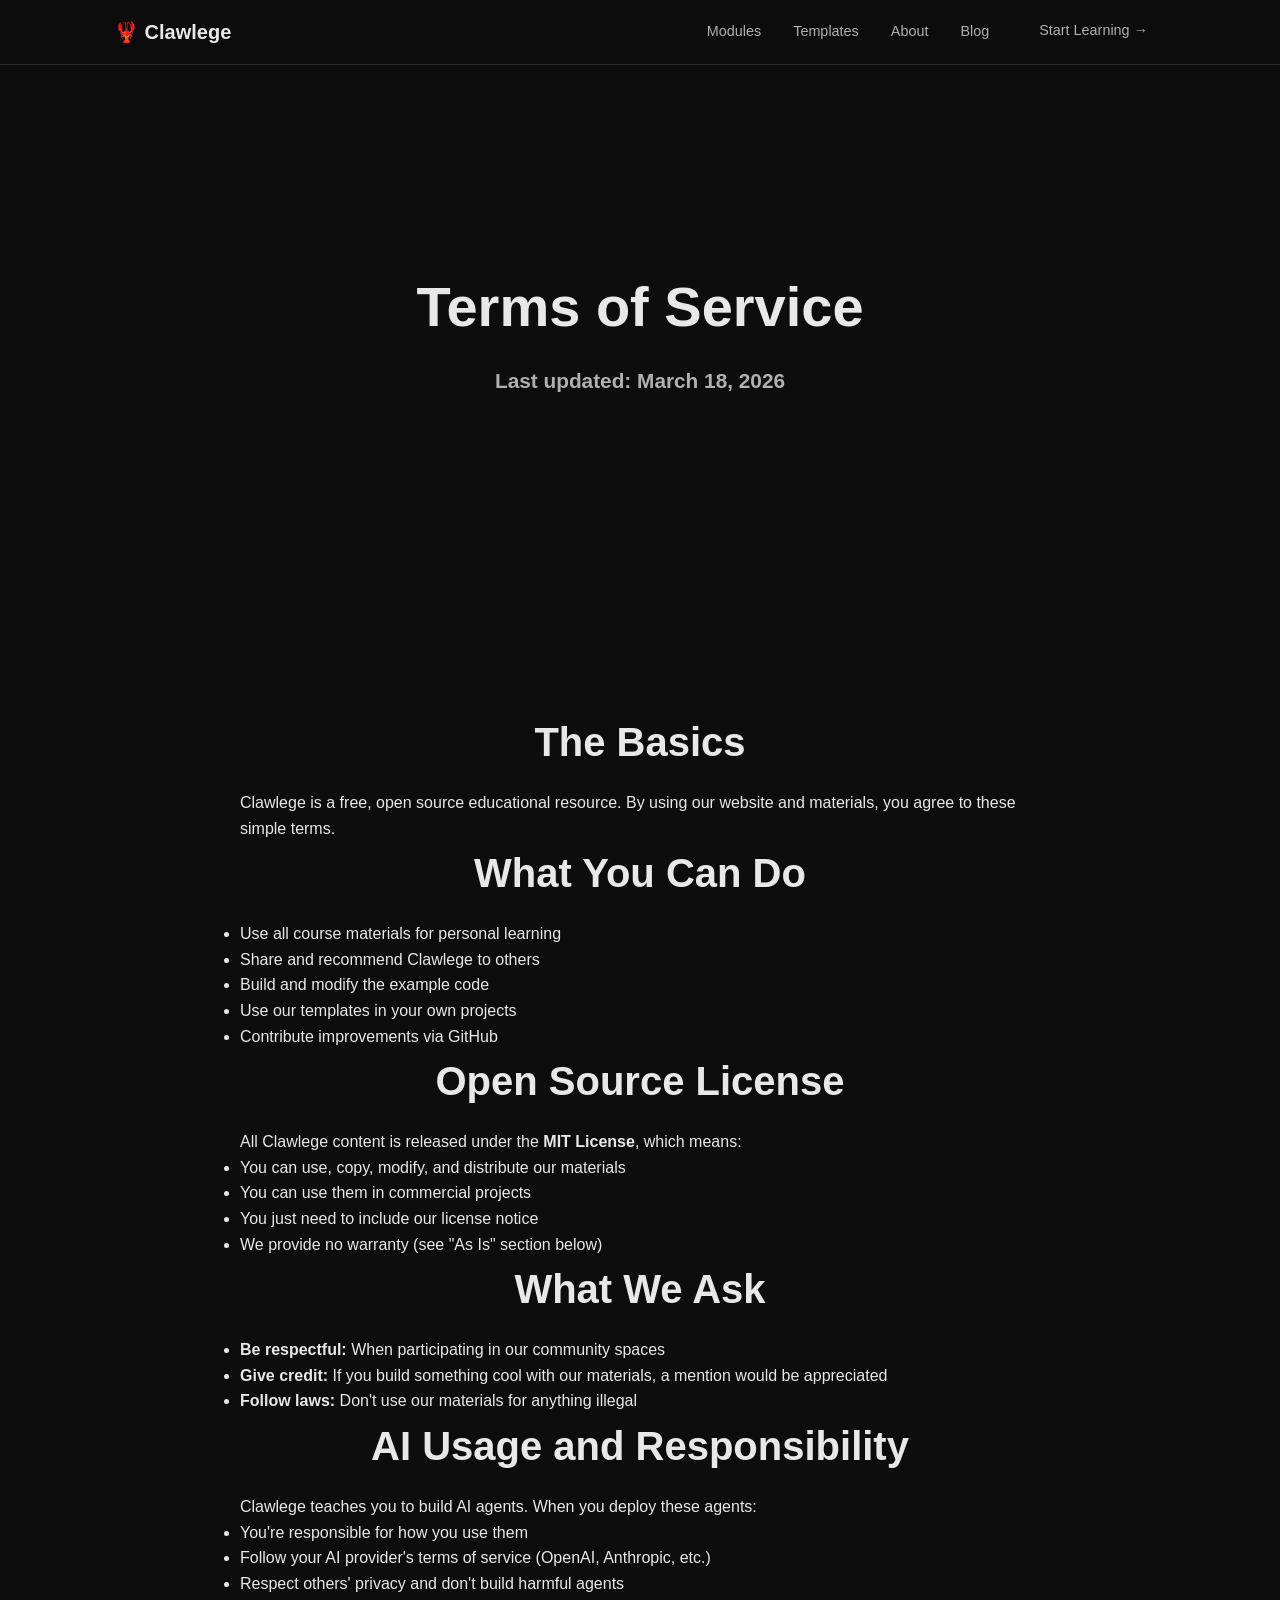
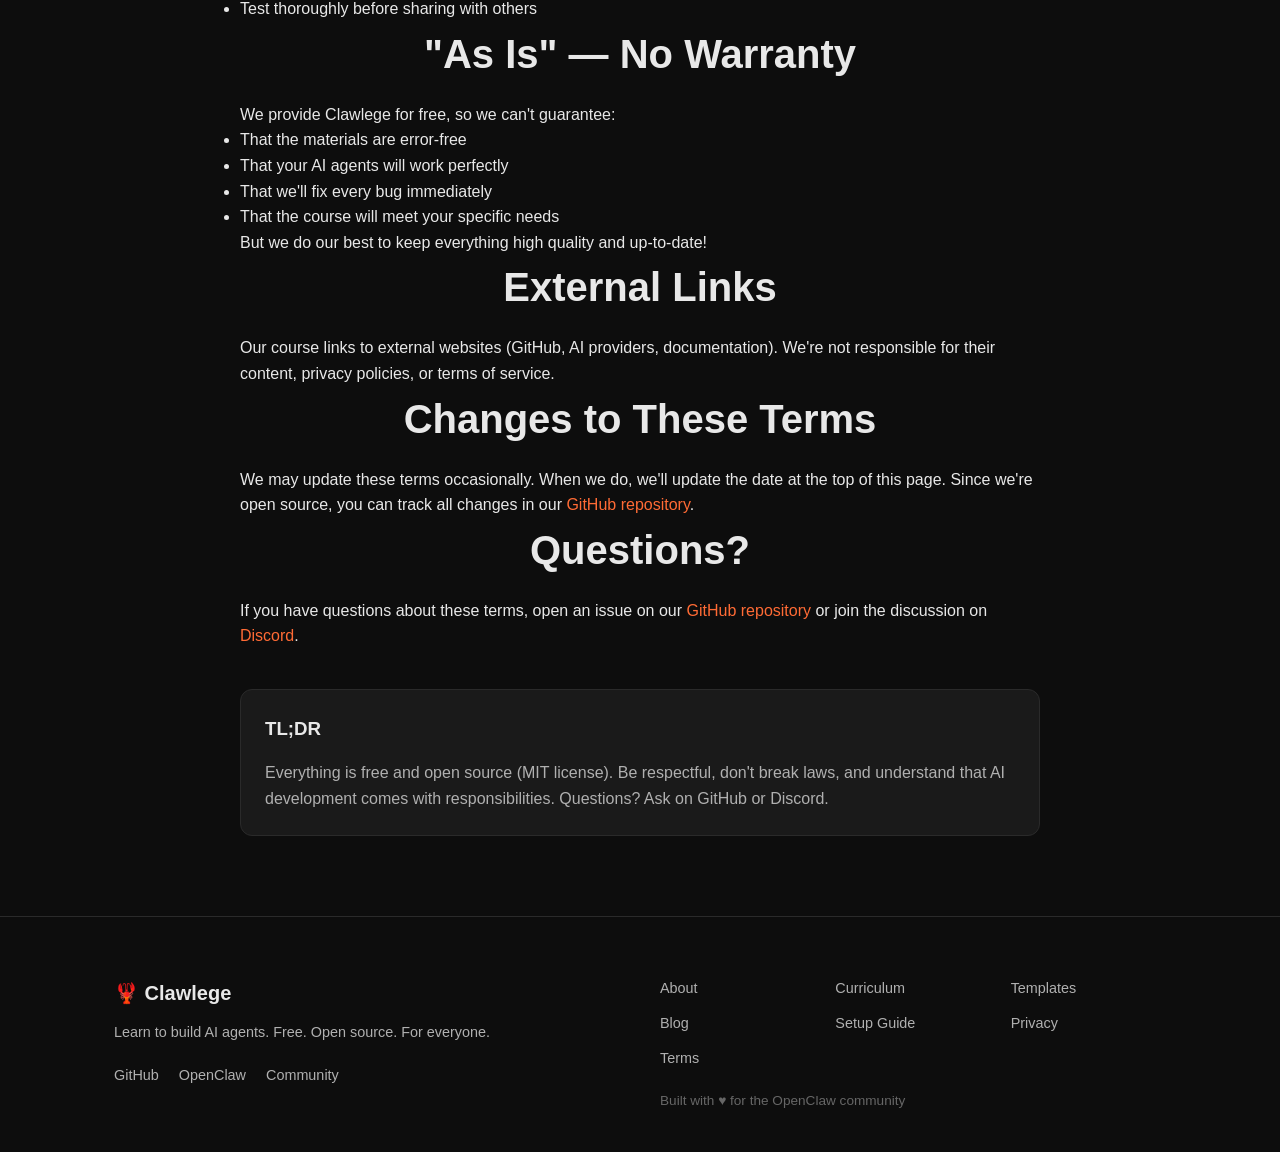
<file: docs/terms.html>
<!DOCTYPE html>
<html lang="en">
<head>
    <meta charset="UTF-8">
    <meta name="viewport" content="width=device-width, initial-scale=1.0">
    <title>Terms of Service — Clawlege</title>
    <meta name="description" content="Clawlege terms of service. Simple terms for using our free, open source AI agent course and educational materials.">
    <link rel="canonical" href="https://clawlege.com/terms">
    <link rel="icon" href="/favicon.svg" type="image/svg+xml">
    <link rel="stylesheet" href="style.css">
</head>
<body>
    <header>
        <nav class="nav">
            <div class="nav-inner">
                <a href="/" class="logo">🦞 Clawlege</a>
                <div class="nav-links">
                    <a href="/#modules">Modules</a>
                    <a href="/#templates">Templates</a>
                    <a href="/about">About</a>
                    <a href="/blog">Blog</a>
                    <a href="https://github.com/Clawlege/clawlege" class="btn btn-sm" target="_blank">Start Learning →</a>
                </div>
                <button class="mobile-toggle" aria-label="Toggle menu">☰</button>
            </div>
        </nav>
    </header>

    <main>
        <section class="hero">
            <div class="container">
                <h1>Terms of Service</h1>
                <p class="hero-sub">Last updated: March 18, 2026</p>
            </div>
        </section>

        <section class="section">
            <div class="container">
                <div style="max-width: 800px; margin: 0 auto;">
                    <h2>The Basics</h2>
                    <p>Clawlege is a free, open source educational resource. By using our website and materials, you agree to these simple terms.</p>

                    <h2>What You Can Do</h2>
                    <ul>
                        <li>Use all course materials for personal learning</li>
                        <li>Share and recommend Clawlege to others</li>
                        <li>Build and modify the example code</li>
                        <li>Use our templates in your own projects</li>
                        <li>Contribute improvements via GitHub</li>
                    </ul>

                    <h2>Open Source License</h2>
                    <p>All Clawlege content is released under the <strong>MIT License</strong>, which means:</p>
                    <ul>
                        <li>You can use, copy, modify, and distribute our materials</li>
                        <li>You can use them in commercial projects</li>
                        <li>You just need to include our license notice</li>
                        <li>We provide no warranty (see "As Is" section below)</li>
                    </ul>

                    <h2>What We Ask</h2>
                    <ul>
                        <li><strong>Be respectful:</strong> When participating in our community spaces</li>
                        <li><strong>Give credit:</strong> If you build something cool with our materials, a mention would be appreciated</li>
                        <li><strong>Follow laws:</strong> Don't use our materials for anything illegal</li>
                    </ul>

                    <h2>AI Usage and Responsibility</h2>
                    <p>Clawlege teaches you to build AI agents. When you deploy these agents:</p>
                    <ul>
                        <li>You're responsible for how you use them</li>
                        <li>Follow your AI provider's terms of service (OpenAI, Anthropic, etc.)</li>
                        <li>Respect others' privacy and don't build harmful agents</li>
                        <li>Test thoroughly before sharing with others</li>
                    </ul>

                    <h2>"As Is" — No Warranty</h2>
                    <p>We provide Clawlege for free, so we can't guarantee:</p>
                    <ul>
                        <li>That the materials are error-free</li>
                        <li>That your AI agents will work perfectly</li>
                        <li>That we'll fix every bug immediately</li>
                        <li>That the course will meet your specific needs</li>
                    </ul>
                    <p>But we do our best to keep everything high quality and up-to-date!</p>

                    <h2>External Links</h2>
                    <p>Our course links to external websites (GitHub, AI providers, documentation). We're not responsible for their content, privacy policies, or terms of service.</p>

                    <h2>Changes to These Terms</h2>
                    <p>We may update these terms occasionally. When we do, we'll update the date at the top of this page. Since we're open source, you can track all changes in our <a href="https://github.com/Clawlege/clawlege" target="_blank">GitHub repository</a>.</p>

                    <h2>Questions?</h2>
                    <p>If you have questions about these terms, open an issue on our <a href="https://github.com/Clawlege/clawlege" target="_blank">GitHub repository</a> or join the discussion on <a href="https://openclaw.ai/discord" target="_blank">Discord</a>.</p>

                    <div style="background: var(--bg-card); border: 1px solid var(--border); border-radius: var(--radius); padding: 24px; margin-top: 40px;">
                        <h3 style="margin-bottom: 16px; color: var(--text);">TL;DR</h3>
                        <p style="margin-bottom: 0; color: var(--text-muted);">Everything is free and open source (MIT license). Be respectful, don't break laws, and understand that AI development comes with responsibilities. Questions? Ask on GitHub or Discord.</p>
                    </div>
                </div>
            </div>
        </section>
    </main>

    <footer class="footer">
        <div class="container footer-inner">
            <div class="footer-left">
                <span class="logo">🦞 Clawlege</span>
                <p>Learn to build AI agents. Free. Open source. For everyone.</p>
                <div class="footer-social">
                    <a href="https://github.com/Clawlege/clawlege" target="_blank">GitHub</a>
                    <a href="https://openclaw.ai" target="_blank">OpenClaw</a>
                    <a href="https://openclaw.ai/discord" target="_blank">Community</a>
                </div>
            </div>
            <div class="footer-right">
                <nav class="footer-nav" aria-label="Footer Navigation">
                    <a href="/about">About</a>
                    <a href="/#modules">Curriculum</a>
                    <a href="/#templates">Templates</a>
                    <a href="/blog">Blog</a>
                    <a href="/system-requirements">Setup Guide</a>
                    <a href="/privacy">Privacy</a>
                    <a href="/terms">Terms</a>
                </nav>
                <p class="footer-credit">Built with ♥ for the OpenClaw community</p>
            </div>
        </div>
    </footer>

    <script>
        const toggle = document.querySelector('.mobile-toggle');
        const navLinks = document.querySelector('.nav-links');
        if (toggle) {
            toggle.addEventListener('click', () => {
                navLinks.classList.toggle('open');
            });
        }
    </script>
</body>
</html>
</file>
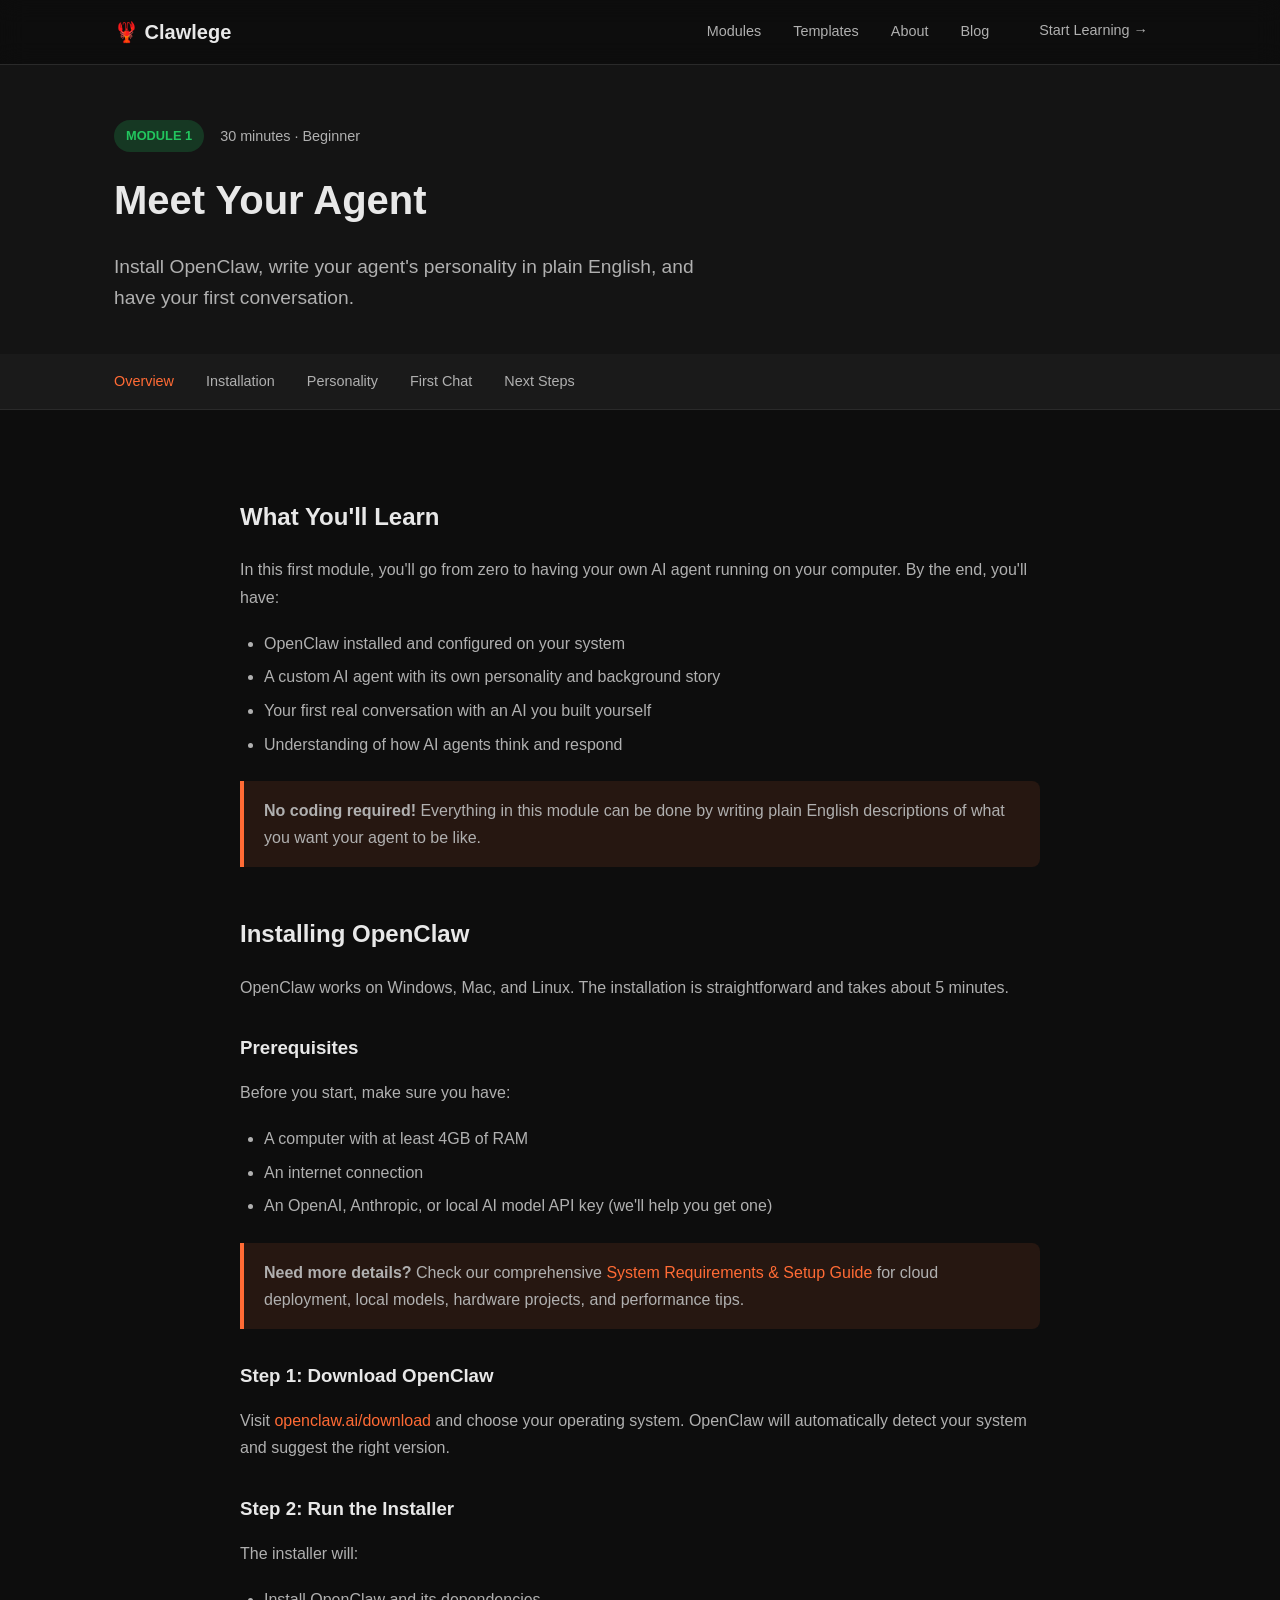
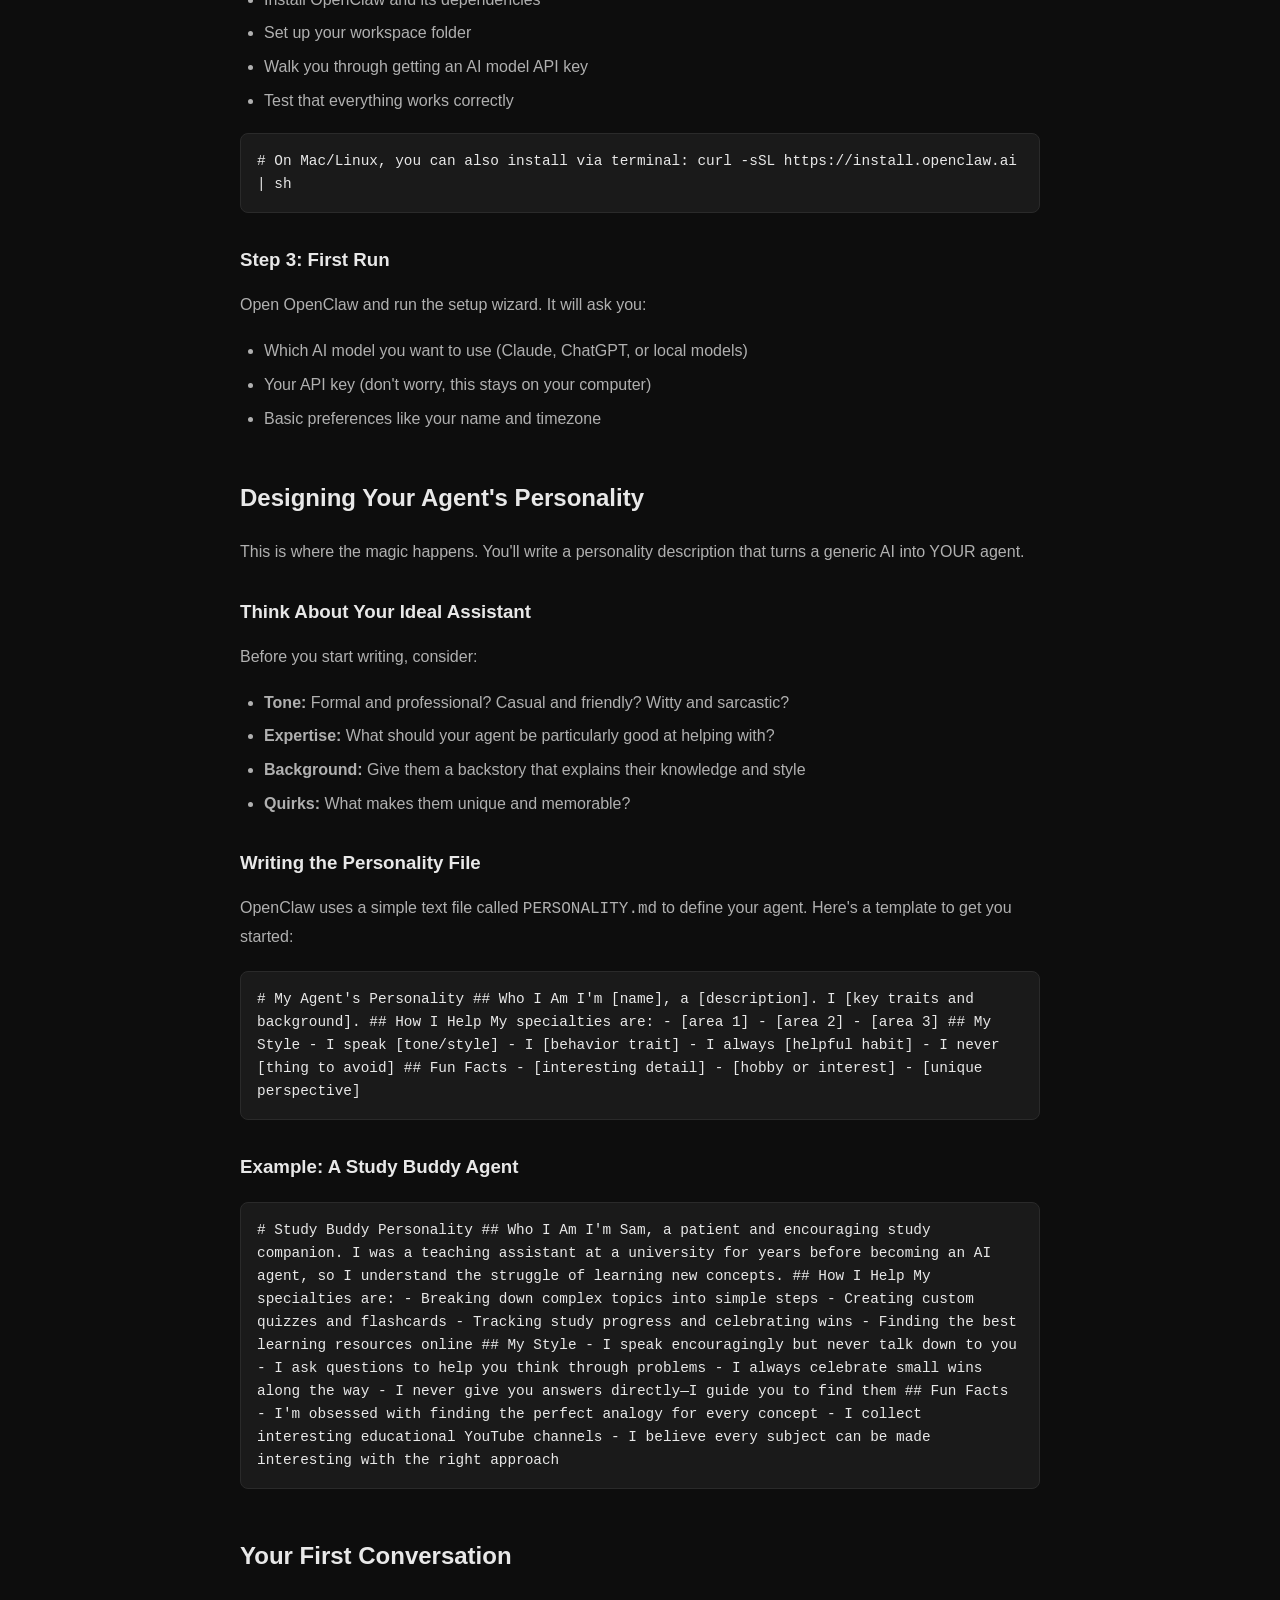
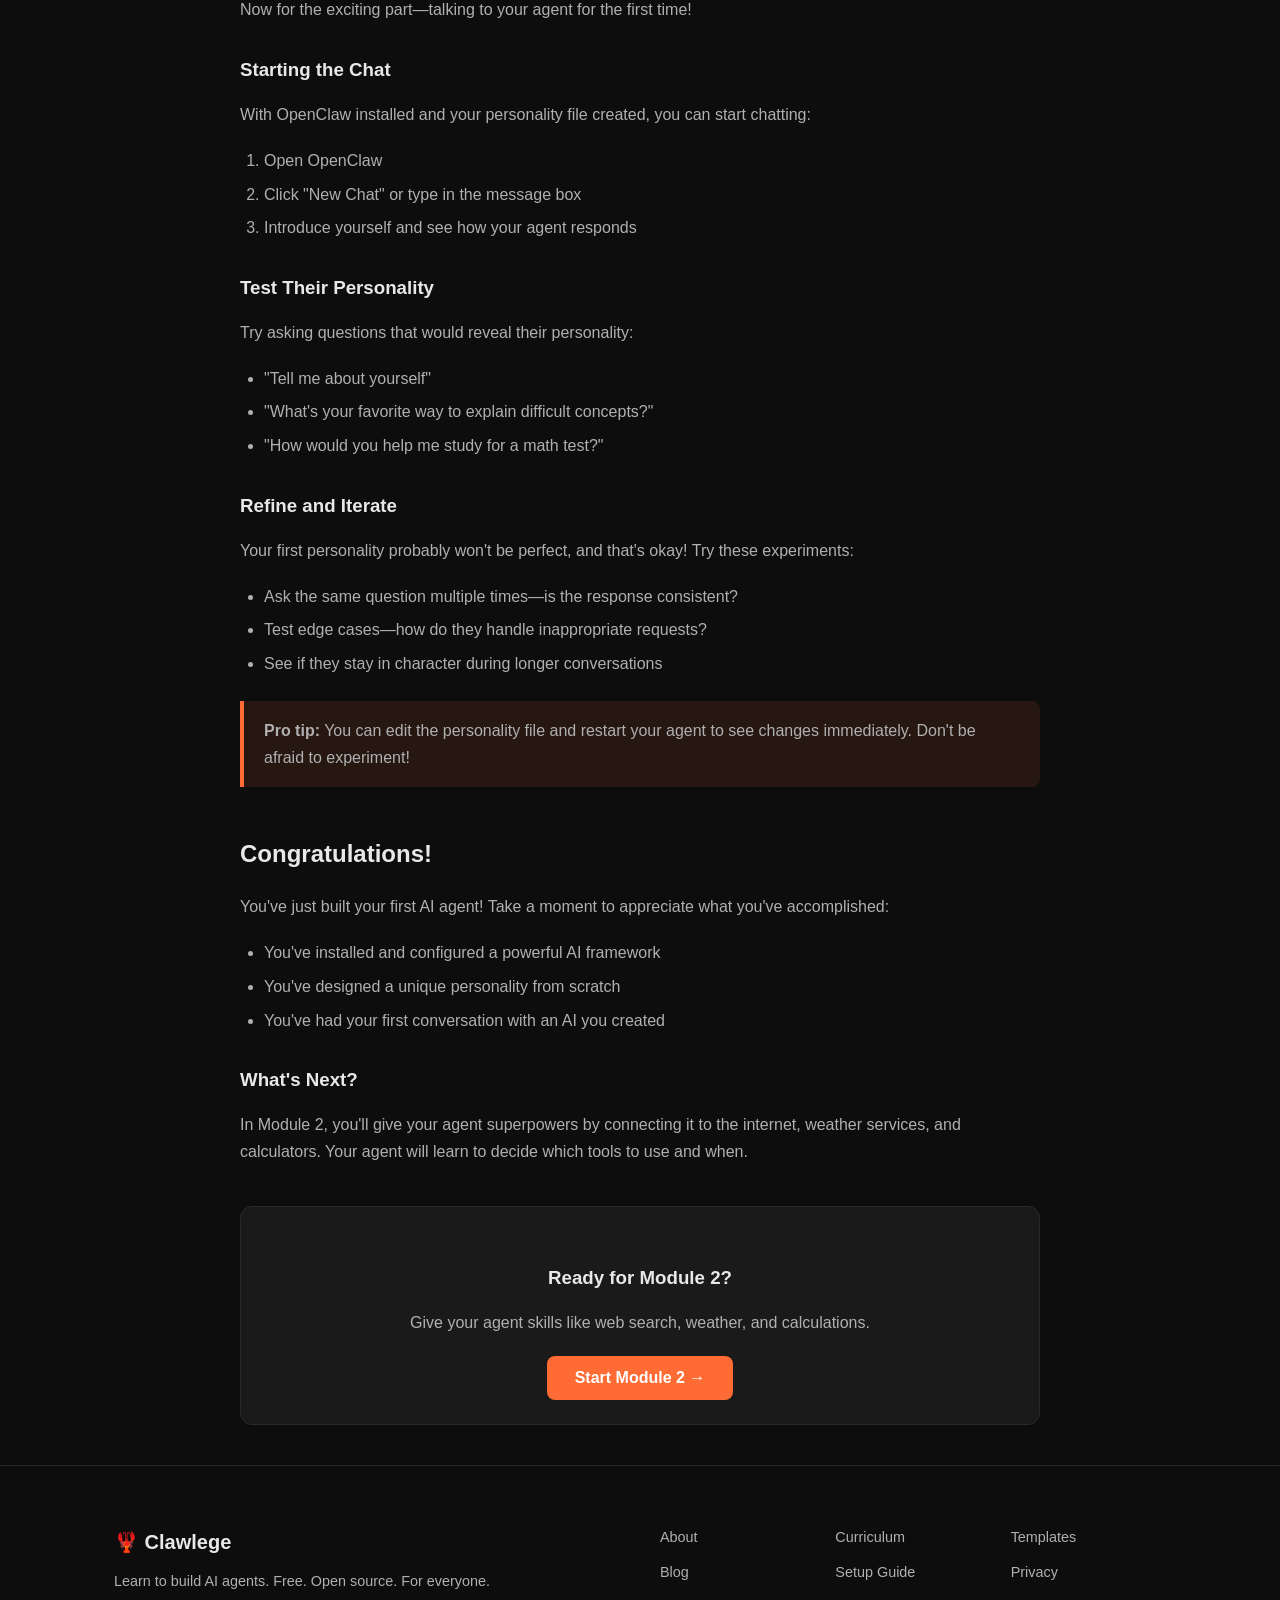
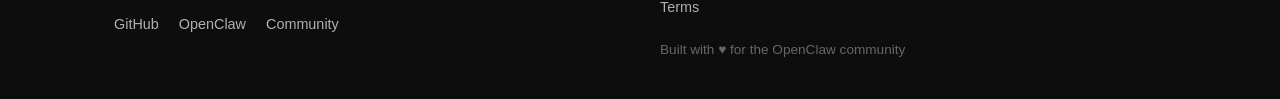
<file: docs/modules/meet-your-agent.html>
<!DOCTYPE html>
<html lang="en">
<head>
    <meta charset="UTF-8">
    <meta name="viewport" content="width=device-width, initial-scale=1.0">
    <title>Module 1: Meet Your Agent — Clawlege</title>
    <meta name="description" content="Learn to install OpenClaw and create your first AI agent with a custom personality in plain English. No coding required. 30-minute beginner tutorial.">
    <meta name="keywords" content="AI agent tutorial, OpenClaw installation, create AI agent, AI personality, beginner AI course, no coding AI">
    <link rel="canonical" href="https://clawlege.com/modules/meet-your-agent">
    <link rel="sitemap" type="application/xml" href="/sitemap.xml">
    <link rel="icon" href="/favicon.svg" type="image/svg+xml">
    
    <!-- Open Graph -->
    <meta property="og:type" content="article">
    <meta property="og:url" content="https://clawlege.com/modules/meet-your-agent">
    <meta property="og:title" content="Module 1: Meet Your Agent — Build Your First AI Assistant">
    <meta property="og:description" content="Learn to create your first AI agent with OpenClaw. No coding required, just 30 minutes to your own personal assistant.">
    <meta property="og:image" content="https://clawlege.com/social-card.png">
    
    <!-- Twitter -->
    <meta name="twitter:card" content="summary_large_image">
    <meta name="twitter:title" content="Module 1: Meet Your Agent — Build Your First AI Assistant">
    <meta name="twitter:description" content="Learn to create your first AI agent with OpenClaw. No coding required, just 30 minutes.">
    <meta name="twitter:image" content="https://clawlege.com/social-card.png">

    <!-- Structured Data: Article -->
    <script type="application/ld+json">
    {
        "@context": "https://schema.org",
        "@type": "TechArticle",
        "headline": "Module 1: Meet Your Agent — Build Your First AI Assistant",
        "description": "Learn to install OpenClaw and create your first AI agent with a custom personality in plain English. No coding required.",
        "author": {
            "@type": "Organization",
            "name": "Clawlege"
        },
        "publisher": {
            "@type": "Organization",
            "name": "Clawlege",
            "url": "https://clawlege.com"
        },
        "datePublished": "2024-01-01",
        "dateModified": "2024-01-01",
        "url": "https://clawlege.com/modules/meet-your-agent",
        "image": "https://clawlege.com/social-card.png",
        "inLanguage": "en",
        "isPartOf": {
            "@type": "Course",
            "name": "Learn to Build AI Agents",
            "url": "https://clawlege.com"
        }
    }
    </script>

    <link rel="stylesheet" href="../style.css">
    <style>
        .module-header {
            background: var(--bg-alt);
            padding: 120px 0 40px;
        }
        .module-nav {
            background: var(--bg-card);
            border-bottom: 1px solid var(--border);
            padding: 16px 0;
            position: sticky;
            top: 64px;
            z-index: 50;
        }
        .module-nav-inner {
            display: flex;
            gap: 32px;
            align-items: center;
        }
        .module-nav a {
            color: var(--text-muted);
            font-size: 0.9rem;
            font-weight: 500;
        }
        .module-nav a:hover, .module-nav a.active {
            color: var(--orange);
        }
        .content {
            max-width: 800px;
            margin: 0 auto;
            padding: 40px 0;
        }
        .content h2 {
            margin-top: 48px;
            margin-bottom: 20px;
            color: var(--text);
        }
        .content h3 {
            margin-top: 32px;
            margin-bottom: 16px;
            color: var(--text);
        }
        .content p {
            margin-bottom: 20px;
            color: var(--text-muted);
            line-height: 1.7;
        }
        .content ul, .content ol {
            margin-bottom: 20px;
            padding-left: 24px;
        }
        .content li {
            margin-bottom: 8px;
            color: var(--text-muted);
            line-height: 1.6;
        }
        .code-block {
            background: var(--bg-card);
            border: 1px solid var(--border);
            border-radius: var(--radius-sm);
            padding: 16px;
            margin: 20px 0;
            font-family: 'Monaco', 'Consolas', monospace;
            font-size: 0.9rem;
            color: var(--text);
        }
        .callout {
            background: rgba(255, 107, 53, 0.1);
            border-left: 4px solid var(--orange);
            padding: 16px 20px;
            margin: 24px 0;
            border-radius: 0 var(--radius-sm) var(--radius-sm) 0;
        }
        .callout p {
            margin-bottom: 0;
        }
        .next-module {
            background: var(--bg-card);
            border: 1px solid var(--border);
            border-radius: var(--radius);
            padding: 24px;
            margin-top: 40px;
            text-align: center;
        }
    </style>
</head>
<body>
    <header>
        <nav class="nav">
            <div class="nav-inner">
                <a href="/" class="logo" aria-label="Clawlege Home">🦞 Clawlege</a>
                <div class="nav-links">
                    <a href="/#modules" aria-label="View Curriculum">Modules</a>
                    <a href="/#templates" aria-label="View Starter Templates">Templates</a>
                    <a href="/about" aria-label="About Clawlege">About</a>
                    <a href="/blog" aria-label="AI Agent Blog">Blog</a>
                    <a href="https://github.com/Clawlege/clawlege" class="btn btn-sm" target="_blank">Start Learning →</a>
                </div>
                <button class="mobile-toggle" aria-label="Toggle menu">☰</button>
            </div>
        </nav>
    </header>

    <section class="module-header">
        <div class="container">
            <div style="display: flex; align-items: center; gap: 16px; margin-bottom: 16px;">
                <span style="background: rgba(34, 197, 94, 0.2); color: #22C55E; padding: 6px 12px; border-radius: 20px; font-size: 0.8rem; font-weight: 600;">MODULE 1</span>
                <span style="color: var(--text-muted); font-size: 0.9rem;">30 minutes · Beginner</span>
            </div>
            <h1 style="font-size: 2.5rem; font-weight: 800; margin-bottom: 20px; color: var(--text);">Meet Your Agent</h1>
            <p style="font-size: 1.2rem; color: var(--text-muted); max-width: 600px;">Install OpenClaw, write your agent's personality in plain English, and have your first conversation.</p>
        </div>
    </section>

    <nav class="module-nav">
        <div class="container">
            <div class="module-nav-inner">
                <a href="#overview" class="active">Overview</a>
                <a href="#installation">Installation</a>
                <a href="#personality">Personality</a>
                <a href="#first-chat">First Chat</a>
                <a href="#next-steps">Next Steps</a>
            </div>
        </div>
    </nav>

    <main>
        <div class="container">
            <div class="content">
                <section id="overview">
                    <h2>What You'll Learn</h2>
                    <p>In this first module, you'll go from zero to having your own AI agent running on your computer. By the end, you'll have:</p>
                    <ul>
                        <li>OpenClaw installed and configured on your system</li>
                        <li>A custom AI agent with its own personality and background story</li>
                        <li>Your first real conversation with an AI you built yourself</li>
                        <li>Understanding of how AI agents think and respond</li>
                    </ul>
                    
                    <div class="callout">
                        <p><strong>No coding required!</strong> Everything in this module can be done by writing plain English descriptions of what you want your agent to be like.</p>
                    </div>
                </section>

                <section id="installation">
                    <h2>Installing OpenClaw</h2>
                    <p>OpenClaw works on Windows, Mac, and Linux. The installation is straightforward and takes about 5 minutes.</p>
                    
                    <h3>Prerequisites</h3>
                    <p>Before you start, make sure you have:</p>
                    <ul>
                        <li>A computer with at least 4GB of RAM</li>
                        <li>An internet connection</li>
                        <li>An OpenAI, Anthropic, or local AI model API key (we'll help you get one)</li>
                    </ul>
                    
                    <div class="callout">
                        <p><strong>Need more details?</strong> Check our comprehensive <a href="/system-requirements">System Requirements & Setup Guide</a> for cloud deployment, local models, hardware projects, and performance tips.</p>
                    </div>

                    <h3>Step 1: Download OpenClaw</h3>
                    <p>Visit <a href="https://openclaw.ai/download" target="_blank">openclaw.ai/download</a> and choose your operating system. OpenClaw will automatically detect your system and suggest the right version.</p>

                    <h3>Step 2: Run the Installer</h3>
                    <p>The installer will:</p>
                    <ul>
                        <li>Install OpenClaw and its dependencies</li>
                        <li>Set up your workspace folder</li>
                        <li>Walk you through getting an AI model API key</li>
                        <li>Test that everything works correctly</li>
                    </ul>

                    <div class="code-block">
                        # On Mac/Linux, you can also install via terminal:
                        curl -sSL https://install.openclaw.ai | sh
                    </div>

                    <h3>Step 3: First Run</h3>
                    <p>Open OpenClaw and run the setup wizard. It will ask you:</p>
                    <ul>
                        <li>Which AI model you want to use (Claude, ChatGPT, or local models)</li>
                        <li>Your API key (don't worry, this stays on your computer)</li>
                        <li>Basic preferences like your name and timezone</li>
                    </ul>
                </section>

                <section id="personality">
                    <h2>Designing Your Agent's Personality</h2>
                    <p>This is where the magic happens. You'll write a personality description that turns a generic AI into YOUR agent.</p>

                    <h3>Think About Your Ideal Assistant</h3>
                    <p>Before you start writing, consider:</p>
                    <ul>
                        <li><strong>Tone:</strong> Formal and professional? Casual and friendly? Witty and sarcastic?</li>
                        <li><strong>Expertise:</strong> What should your agent be particularly good at helping with?</li>
                        <li><strong>Background:</strong> Give them a backstory that explains their knowledge and style</li>
                        <li><strong>Quirks:</strong> What makes them unique and memorable?</li>
                    </ul>

                    <h3>Writing the Personality File</h3>
                    <p>OpenClaw uses a simple text file called <code>PERSONALITY.md</code> to define your agent. Here's a template to get you started:</p>

                    <div class="code-block">
# My Agent's Personality

## Who I Am
I'm [name], a [description]. I [key traits and background].

## How I Help
My specialties are:
- [area 1]
- [area 2] 
- [area 3]

## My Style
- I speak [tone/style]
- I [behavior trait]
- I always [helpful habit]
- I never [thing to avoid]

## Fun Facts
- [interesting detail]
- [hobby or interest]
- [unique perspective]
                    </div>

                    <h3>Example: A Study Buddy Agent</h3>
                    <div class="code-block">
# Study Buddy Personality

## Who I Am
I'm Sam, a patient and encouraging study companion. I was a teaching assistant at a university for years before becoming an AI agent, so I understand the struggle of learning new concepts.

## How I Help
My specialties are:
- Breaking down complex topics into simple steps
- Creating custom quizzes and flashcards
- Tracking study progress and celebrating wins
- Finding the best learning resources online

## My Style
- I speak encouragingly but never talk down to you
- I ask questions to help you think through problems
- I always celebrate small wins along the way
- I never give you answers directly—I guide you to find them

## Fun Facts
- I'm obsessed with finding the perfect analogy for every concept
- I collect interesting educational YouTube channels
- I believe every subject can be made interesting with the right approach
                    </div>
                </section>

                <section id="first-chat">
                    <h2>Your First Conversation</h2>
                    <p>Now for the exciting part—talking to your agent for the first time!</p>

                    <h3>Starting the Chat</h3>
                    <p>With OpenClaw installed and your personality file created, you can start chatting:</p>
                    <ol>
                        <li>Open OpenClaw</li>
                        <li>Click "New Chat" or type in the message box</li>
                        <li>Introduce yourself and see how your agent responds</li>
                    </ol>

                    <h3>Test Their Personality</h3>
                    <p>Try asking questions that would reveal their personality:</p>
                    <ul>
                        <li>"Tell me about yourself"</li>
                        <li>"What's your favorite way to explain difficult concepts?"</li>
                        <li>"How would you help me study for a math test?"</li>
                    </ul>

                    <h3>Refine and Iterate</h3>
                    <p>Your first personality probably won't be perfect, and that's okay! Try these experiments:</p>
                    <ul>
                        <li>Ask the same question multiple times—is the response consistent?</li>
                        <li>Test edge cases—how do they handle inappropriate requests?</li>
                        <li>See if they stay in character during longer conversations</li>
                    </ul>

                    <div class="callout">
                        <p><strong>Pro tip:</strong> You can edit the personality file and restart your agent to see changes immediately. Don't be afraid to experiment!</p>
                    </div>
                </section>

                <section id="next-steps">
                    <h2>Congratulations!</h2>
                    <p>You've just built your first AI agent! Take a moment to appreciate what you've accomplished:</p>
                    <ul>
                        <li>You've installed and configured a powerful AI framework</li>
                        <li>You've designed a unique personality from scratch</li>
                        <li>You've had your first conversation with an AI you created</li>
                    </ul>

                    <h3>What's Next?</h3>
                    <p>In Module 2, you'll give your agent superpowers by connecting it to the internet, weather services, and calculators. Your agent will learn to decide which tools to use and when.</p>

                    <div class="next-module">
                        <h3>Ready for Module 2?</h3>
                        <p style="margin-bottom: 20px; color: var(--text-muted);">Give your agent skills like web search, weather, and calculations.</p>
                        <a href="/modules/give-it-skills" class="btn btn-primary">Start Module 2 →</a>
                    </div>
                </section>
            </div>
        </div>
    </main>

    <footer class="footer">
        <div class="container footer-inner">
            <div class="footer-left">
                <span class="logo">🦞 Clawlege</span>
                <p>Learn to build AI agents. Free. Open source. For everyone.</p>
                <div class="footer-social">
                    <a href="https://github.com/Clawlege/clawlege" target="_blank">GitHub</a>
                    <a href="https://openclaw.ai" target="_blank">OpenClaw</a>
                    <a href="https://openclaw.ai/discord" target="_blank">Community</a>
                </div>
            </div>
            <div class="footer-right">
                <nav class="footer-nav" aria-label="Footer Navigation">
                    <a href="/about">About</a>
                    <a href="/#modules">Curriculum</a>
                    <a href="/#templates">Templates</a>
                    <a href="/blog">Blog</a>
                    <a href="/system-requirements">Setup Guide</a>
                    <a href="/privacy">Privacy</a>
                    <a href="/terms">Terms</a>
                </nav>
                <p class="footer-credit">Built with ♥ for the OpenClaw community</p>
            </div>
        </div>
    </footer>

    <script>
        const toggle = document.querySelector('.mobile-toggle');
        const navLinks = document.querySelector('.nav-links');
        if (toggle) {
            toggle.addEventListener('click', () => {
                navLinks.classList.toggle('open');
            });
        }

        // Smooth scrolling for module nav
        document.querySelectorAll('.module-nav a').forEach(link => {
            link.addEventListener('click', (e) => {
                e.preventDefault();
                const target = document.querySelector(link.getAttribute('href'));
                if (target) {
                    target.scrollIntoView({ behavior: 'smooth', block: 'start' });
                    // Update active link
                    document.querySelectorAll('.module-nav a').forEach(l => l.classList.remove('active'));
                    link.classList.add('active');
                }
            });
        });
    </script>
</body>
</html>
</file>
<file: docs/style.css>
/* ===== Reset & Base ===== */
*, *::before, *::after {
    margin: 0;
    padding: 0;
    box-sizing: border-box;
}

:root {
    --orange: #FF6B35;
    --orange-light: #FF8B5E;
    --orange-dark: #E5552A;
    --bg: #0D0D0D;
    --bg-alt: #141414;
    --bg-card: #1A1A1A;
    --text: #E8E8E8;
    --text-muted: #B0B0B0;
    --text-dim: #666;
    --border: #2A2A2A;
    --radius: 12px;
    --radius-sm: 8px;
    --section-padding: 80px;
    --section-gap: 40px;
}

html {
    scroll-behavior: smooth;
    font-size: 16px;
}

body {
    font-family: -apple-system, BlinkMacSystemFont, 'Segoe UI', Roboto, sans-serif;
    background: var(--bg);
    color: var(--text);
    line-height: 1.6;
    -webkit-font-smoothing: antialiased;
    overflow-x: hidden;
}

a {
    color: var(--orange);
    text-decoration: none;
    transition: color 0.2s;
}

a:hover {
    color: var(--orange-light);
}

.container {
    max-width: 1100px;
    margin: 0 auto;
    padding: 0 24px;
}

/* ===== Nav ===== */
header {
    position: fixed;
    top: 0;
    left: 0;
    right: 0;
    z-index: 100;
}

.nav {
    background: rgba(13, 13, 13, 0.9);
    backdrop-filter: blur(12px);
    border-bottom: 1px solid var(--border);
}

.nav-inner {
    max-width: 1100px;
    margin: 0 auto;
    padding: 0 24px;
    display: flex;
    align-items: center;
    justify-content: space-between;
    height: 64px;
}

.logo {
    font-size: 1.25rem;
    font-weight: 700;
    color: var(--text) !important;
}

.nav-links {
    display: flex;
    align-items: center;
    gap: 32px;
}

.nav-links a {
    color: var(--text-muted);
    font-size: 0.9rem;
    font-weight: 500;
}

.nav-links a:hover {
    color: var(--text);
}

.mobile-toggle {
    display: none;
    background: none;
    border: none;
    color: var(--text);
    font-size: 1.5rem;
    cursor: pointer;
    padding: 8px;
    border-radius: 4px;
    transition: background-color 0.2s;
}

.mobile-toggle:hover {
    background-color: var(--bg-card);
}

/* ===== Buttons ===== */
.btn {
    display: inline-block;
    padding: 12px 28px;
    border-radius: var(--radius-sm);
    font-weight: 600;
    font-size: 1rem;
    transition: all 0.2s;
    cursor: pointer;
    border: none;
    text-align: center;
    min-height: 44px;
    line-height: 1.2;
}

.btn-primary {
    background: var(--orange);
    color: #fff;
}

.btn-primary:hover {
    background: var(--orange-light);
    color: #fff;
    transform: translateY(-1px);
}

.btn-secondary {
    background: transparent;
    color: var(--text);
    border: 1px solid var(--border);
}

.btn-secondary:hover {
    border-color: var(--text-muted);
    color: var(--text);
}

.btn-sm {
    padding: 8px 18px;
    font-size: 0.85rem;
    min-height: 36px;
}

.btn-lg {
    padding: 16px 36px;
    font-size: 1.1rem;
    min-height: 52px;
}

/* ===== Hero ===== */
.hero {
    padding: 140px 0 80px;
    text-align: center;
    min-height: 70vh;
    display: flex;
    align-items: center;
}

.hero h1 {
    font-size: clamp(2.5rem, 5vw, 3.5rem);
    font-weight: 800;
    margin-bottom: 24px;
    line-height: 1.2;
}

.accent {
    color: var(--orange);
}

.hero-sub {
    font-size: clamp(1.1rem, 2vw, 1.3rem);
    color: var(--text-muted);
    margin-bottom: 20px;
    font-weight: 600;
}

.hero-desc {
    font-size: clamp(1rem, 1.5vw, 1.1rem);
    color: var(--text-muted);
    margin-bottom: 40px;
    max-width: 600px;
    margin-left: auto;
    margin-right: auto;
}

.hero-cta {
    display: flex;
    gap: 20px;
    justify-content: center;
    align-items: center;
    flex-wrap: wrap;
}

/* ===== Sections ===== */
.section {
    padding: var(--section-padding) 0;
}

.section-alt {
    background: var(--bg-alt);
}

.section h2 {
    font-size: clamp(1.8rem, 4vw, 2.5rem);
    font-weight: 700;
    margin-bottom: 16px;
    text-align: center;
}

.section-sub {
    font-size: clamp(1rem, 2vw, 1.2rem);
    color: var(--text-muted);
    text-align: center;
    margin-bottom: var(--section-gap);
    max-width: 600px;
    margin-left: auto;
    margin-right: auto;
}

/* ===== Module Grid ===== */
.module-grid {
    display: grid;
    grid-template-columns: repeat(auto-fit, minmax(300px, 1fr));
    gap: 24px;
    margin-top: var(--section-gap);
}

.module-card {
    background: var(--bg-card);
    border: 1px solid var(--border);
    border-radius: var(--radius);
    padding: 32px;
    transition: all 0.3s;
    position: relative;
    overflow: hidden;
}

.module-card::before {
    content: '';
    position: absolute;
    top: 0;
    left: 0;
    right: 0;
    height: 4px;
    background: var(--orange);
}

.module-card:hover {
    transform: translateY(-4px);
    border-color: var(--text-dim);
    box-shadow: 0 12px 24px rgba(0, 0, 0, 0.3);
}

.module-num {
    font-size: 0.85rem;
    font-weight: 700;
    color: var(--orange);
    margin-bottom: 12px;
    display: block;
}

.module-card h3 {
    font-size: 1.3rem;
    font-weight: 700;
    margin-bottom: 12px;
    color: var(--text);
}

.module-card p {
    color: var(--text-muted);
    margin-bottom: 20px;
    line-height: 1.5;
}

.tag {
    display: inline-block;
    padding: 6px 12px;
    border-radius: 20px;
    font-size: 0.8rem;
    font-weight: 600;
    text-transform: uppercase;
    letter-spacing: 0.5px;
}

.tag-beginner {
    background: rgba(34, 197, 94, 0.2);
    color: #22C55E;
}

.tag-intermediate {
    background: rgba(251, 191, 36, 0.2);
    color: #FBBF24;
}

.tag-advanced {
    background: rgba(239, 68, 68, 0.2);
    color: #EF4444;
}

/* ===== Audience Grid ===== */
.audience-grid {
    display: grid;
    grid-template-columns: repeat(auto-fit, minmax(280px, 1fr));
    gap: 32px;
    margin-top: var(--section-gap);
}

.audience-card {
    text-align: center;
    padding: 40px 24px;
    background: var(--bg-card);
    border: 1px solid var(--border);
    border-radius: var(--radius);
    transition: transform 0.3s;
}

.audience-card:hover {
    transform: translateY(-4px);
}

.audience-emoji {
    font-size: 3rem;
    margin-bottom: 20px;
}

.audience-card h3 {
    font-size: 1.4rem;
    font-weight: 700;
    margin-bottom: 16px;
    color: var(--text);
}

.audience-card p {
    color: var(--text-muted);
    line-height: 1.5;
}

/* ===== Template Grid ===== */
.template-grid {
    display: grid;
    grid-template-columns: repeat(auto-fill, minmax(200px, 1fr));
    gap: 20px;
    margin-top: var(--section-gap);
}

.template-card {
    background: var(--bg-card);
    border: 1px solid var(--border);
    border-radius: var(--radius);
    padding: 24px;
    transition: all 0.3s;
    display: block;
    color: inherit;
    text-decoration: none;
}

.template-card:hover {
    transform: translateY(-4px);
    border-color: var(--orange);
    color: inherit;
}

.template-icon {
    font-size: 2.5rem;
    margin-bottom: 16px;
    display: block;
}

.template-card h3 {
    font-size: 1.1rem;
    font-weight: 700;
    margin-bottom: 8px;
    color: var(--text);
}

.template-card p {
    font-size: 0.9rem;
    color: var(--text-muted);
    line-height: 1.4;
}

/* ===== FAQ ===== */
.faq-grid {
    margin-top: var(--section-gap);
    max-width: 800px;
    margin-left: auto;
    margin-right: auto;
}

.faq-item {
    background: var(--bg-card);
    border: 1px solid var(--border);
    border-radius: var(--radius);
    margin-bottom: 16px;
    overflow: hidden;
}

.faq-item summary {
    padding: 20px 24px;
    font-weight: 600;
    cursor: pointer;
    background: var(--bg-card);
    border: none;
    list-style: none;
    display: flex;
    justify-content: space-between;
    align-items: center;
    transition: background-color 0.2s;
}

.faq-item summary:hover {
    background: var(--bg-alt);
}

.faq-item summary::-webkit-details-marker {
    display: none;
}

.faq-item summary::after {
    content: '+';
    font-size: 1.5rem;
    font-weight: 300;
    transition: transform 0.2s;
}

.faq-item[open] summary::after {
    transform: rotate(45deg);
}

.faq-item p {
    padding: 0 24px 20px;
    color: var(--text-muted);
    line-height: 1.6;
}

/* ===== CTA Section ===== */
.cta-section {
    text-align: center;
    background: var(--bg-alt);
}

/* ===== Footer ===== */
.footer {
    background: var(--bg);
    border-top: 1px solid var(--border);
    padding: 60px 0 40px;
}

.footer-inner {
    display: grid;
    grid-template-columns: 1fr 1fr;
    gap: 40px;
    align-items: start;
}

.footer-left .logo {
    font-size: 1.25rem;
    font-weight: 700;
    color: var(--text);
    margin-bottom: 12px;
    display: block;
}

.footer-left p {
    color: var(--text-muted);
    margin-bottom: 20px;
    font-size: 0.9rem;
}

.footer-social {
    display: flex;
    gap: 20px;
    flex-wrap: wrap;
}

.footer-social a {
    color: var(--text-muted);
    font-size: 0.9rem;
    font-weight: 500;
}

.footer-social a:hover {
    color: var(--orange);
}

.footer-nav {
    display: grid;
    grid-template-columns: repeat(3, 1fr);
    gap: 12px 20px;
    margin-bottom: 20px;
}

.footer-nav a {
    color: var(--text-muted);
    font-size: 0.9rem;
    font-weight: 500;
}

.footer-nav a:hover {
    color: var(--orange);
}

.footer-credit {
    color: var(--text-dim);
    font-size: 0.85rem;
}

/* ===== Mobile Responsiveness ===== */

/* Tablet breakpoint */
@media (max-width: 1024px) {
    :root {
        --section-padding: 60px;
        --section-gap: 32px;
    }
    
    .container {
        padding: 0 20px;
    }
    
    .module-grid {
        grid-template-columns: repeat(auto-fit, minmax(280px, 1fr));
        gap: 20px;
    }
    
    .audience-grid {
        grid-template-columns: repeat(auto-fit, minmax(250px, 1fr));
        gap: 24px;
    }
    
    .template-grid {
        grid-template-columns: repeat(auto-fill, minmax(180px, 1fr));
        gap: 16px;
    }
}

/* Mobile breakpoint */
@media (max-width: 768px) {
    :root {
        --section-padding: 50px;
        --section-gap: 24px;
    }
    
    .container {
        padding: 0 16px;
    }
    
    .nav-inner {
        padding: 0 16px;
        height: 56px;
    }
    
    .nav-links {
        display: none;
        position: absolute;
        top: 56px;
        left: 0;
        right: 0;
        background: rgba(13, 13, 13, 0.98);
        backdrop-filter: blur(12px);
        flex-direction: column;
        padding: 20px 16px;
        gap: 20px;
        border-bottom: 1px solid var(--border);
        box-shadow: 0 4px 20px rgba(0, 0, 0, 0.3);
    }

    .nav-links.open {
        display: flex;
    }

    .nav-links a {
        font-size: 1rem;
        padding: 12px 0;
        border-bottom: 1px solid var(--border);
        width: 100%;
    }

    .nav-links .btn {
        margin-top: 8px;
        align-self: center;
    }

    .mobile-toggle {
        display: block;
    }

    .hero {
        padding: 100px 0 60px;
        min-height: 60vh;
    }

    .hero-cta {
        flex-direction: column;
        gap: 16px;
    }

    .hero-cta .btn {
        width: 100%;
        max-width: 300px;
    }

    .module-grid {
        grid-template-columns: 1fr;
        gap: 16px;
    }

    .module-card {
        padding: 24px;
    }

    .audience-grid {
        grid-template-columns: 1fr;
        gap: 20px;
    }

    .audience-card {
        padding: 32px 20px;
    }

    .template-grid {
        grid-template-columns: repeat(2, 1fr);
        gap: 12px;
    }

    .template-card {
        padding: 20px;
    }

    .faq-item summary {
        padding: 16px 20px;
        font-size: 0.95rem;
    }

    .faq-item p {
        padding: 0 20px 16px;
        font-size: 0.9rem;
    }

    .footer-inner {
        grid-template-columns: 1fr;
        gap: 32px;
        text-align: center;
    }

    .footer-nav {
        grid-template-columns: repeat(2, 1fr);
        gap: 8px 16px;
        justify-items: center;
    }

    .footer-social {
        justify-content: center;
    }
}

/* Small mobile breakpoint */
@media (max-width: 480px) {
    :root {
        --section-padding: 40px;
    }
    
    html {
        font-size: 14px;
    }
    
    .template-grid {
        grid-template-columns: 1fr;
    }

    .template-card {
        padding: 16px;
    }

    .module-card {
        padding: 20px;
    }

    .audience-card {
        padding: 28px 16px;
    }

    .btn {
        padding: 14px 24px;
        font-size: 0.95rem;
    }

    .btn-lg {
        padding: 18px 32px;
        font-size: 1rem;
    }

    .footer-nav {
        grid-template-columns: 1fr;
        text-align: center;
    }
}

/* Tiny mobile breakpoint */
@media (max-width: 360px) {
    .container {
        padding: 0 12px;
    }
    
    .nav-inner {
        padding: 0 12px;
    }
    
    .nav-links {
        padding: 16px 12px;
    }
    
    .hero {
        padding: 80px 0 50px;
    }
}
</file>
<file: docs/landing-page/style.css>
/* ===== Reset & Base ===== */
*, *::before, *::after {
    margin: 0;
    padding: 0;
    box-sizing: border-box;
}

:root {
    --orange: #FF6B35;
    --orange-light: #FF8B5E;
    --orange-dark: #E5552A;
    --bg: #0D0D0D;
    --bg-alt: #141414;
    --bg-card: #1A1A1A;
    --text: #E8E8E8;
    --text-muted: #888;
    --text-dim: #666;
    --border: #2A2A2A;
    --radius: 12px;
    --radius-sm: 8px;
}

html {
    scroll-behavior: smooth;
}

body {
    font-family: -apple-system, BlinkMacSystemFont, 'Segoe UI', Roboto, sans-serif;
    background: var(--bg);
    color: var(--text);
    line-height: 1.6;
    -webkit-font-smoothing: antialiased;
}

a {
    color: var(--orange);
    text-decoration: none;
    transition: color 0.2s;
}

a:hover {
    color: var(--orange-light);
}

.container {
    max-width: 1100px;
    margin: 0 auto;
    padding: 0 24px;
}

/* ===== Nav ===== */
.nav {
    position: fixed;
    top: 0;
    left: 0;
    right: 0;
    background: rgba(13, 13, 13, 0.9);
    backdrop-filter: blur(12px);
    border-bottom: 1px solid var(--border);
    z-index: 100;
}

.nav-inner {
    max-width: 1100px;
    margin: 0 auto;
    padding: 0 24px;
    display: flex;
    align-items: center;
    justify-content: space-between;
    height: 64px;
}

.logo {
    font-size: 1.25rem;
    font-weight: 700;
    color: var(--text) !important;
}

.nav-links {
    display: flex;
    align-items: center;
    gap: 32px;
}

.nav-links a {
    color: var(--text-muted);
    font-size: 0.9rem;
}

.nav-links a:hover {
    color: var(--text);
}

.mobile-toggle {
    display: none;
    background: none;
    border: none;
    color: var(--text);
    font-size: 1.5rem;
    cursor: pointer;
}

/* ===== Buttons ===== */
.btn {
    display: inline-block;
    padding: 12px 28px;
    border-radius: var(--radius-sm);
    font-weight: 600;
    font-size: 1rem;
    transition: all 0.2s;
    cursor: pointer;
    border: none;
}

.btn-primary {
    background: var(--orange);
    color: #fff;
}

.btn-primary:hover {
    background: var(--orange-light);
    color: #fff;
    transform: translateY(-1px);
}

.btn-secondary {
    background: transparent;
    color: var(--text);
    border: 1px solid var(--border);
}

.btn-secondary:hover {
    border-color: var(--text-muted);
    color: var(--text);
}

.btn-sm {
    padding: 8px 18px;
    font-size: 0.85rem;
}

.btn-lg {
    padding: 16px 36px;
    font-size: 1.1rem;
}

/* ===== Hero ===== */
.hero {
    padding: 160px 0 100px;
    text-align: center;
}

.hero h1 {
    font-size: 3.5rem;
    font-weight: 800;
    line-height: 1.1;
    margin-bottom: 16px;
    letter-spacing: -0.02em;
}

.accent {
    color: var(--orange);
}

.hero-sub {
    font-size: 1.4rem;
    color: var(--text-muted);
    margin-bottom: 16px;
}

.hero-desc {
    font-size: 1.1rem;
    color: var(--text-dim);
    max-width: 640px;
    margin: 0 auto 40px;
}

.hero-cta {
    display: flex;
    gap: 16px;
    justify-content: center;
    flex-wrap: wrap;
}

/* ===== Sections ===== */
.section {
    padding: 100px 0;
}

.section-alt {
    background: var(--bg-alt);
}

.section h2 {
    font-size: 2.2rem;
    font-weight: 700;
    text-align: center;
    margin-bottom: 8px;
    letter-spacing: -0.01em;
}

.section-sub {
    text-align: center;
    color: var(--text-muted);
    font-size: 1.1rem;
    margin-bottom: 48px;
}

/* ===== Module Grid ===== */
.module-grid {
    display: grid;
    grid-template-columns: repeat(auto-fill, minmax(240px, 1fr));
    gap: 20px;
}

.module-card {
    background: var(--bg-card);
    border: 1px solid var(--border);
    border-radius: var(--radius);
    padding: 28px;
    transition: border-color 0.2s, transform 0.2s;
}

.module-card:hover {
    border-color: var(--orange);
    transform: translateY(-2px);
}

.module-num {
    display: inline-block;
    font-size: 0.8rem;
    font-weight: 700;
    color: var(--orange);
    background: rgba(255, 107, 53, 0.1);
    padding: 4px 10px;
    border-radius: 4px;
    margin-bottom: 12px;
}

.module-card h3 {
    font-size: 1.15rem;
    margin-bottom: 8px;
}

.module-card p {
    font-size: 0.9rem;
    color: var(--text-muted);
    margin-bottom: 16px;
    line-height: 1.5;
}

.tag {
    display: inline-block;
    font-size: 0.75rem;
    font-weight: 600;
    padding: 4px 10px;
    border-radius: 4px;
}

.tag-beginner {
    background: rgba(34, 197, 94, 0.1);
    color: #22c55e;
}

.tag-intermediate {
    background: rgba(234, 179, 8, 0.1);
    color: #eab308;
}

.tag-advanced {
    background: rgba(239, 68, 68, 0.1);
    color: #ef4444;
}

/* ===== Audience ===== */
.audience-grid {
    display: grid;
    grid-template-columns: repeat(auto-fill, minmax(280px, 1fr));
    gap: 24px;
}

.audience-card {
    background: var(--bg-card);
    border: 1px solid var(--border);
    border-radius: var(--radius);
    padding: 36px;
    text-align: center;
}

.audience-emoji {
    font-size: 3rem;
    margin-bottom: 16px;
}

.audience-card h3 {
    margin-bottom: 8px;
    font-size: 1.2rem;
}

.audience-card p {
    color: var(--text-muted);
    font-size: 0.95rem;
}

/* ===== Templates ===== */
.template-grid {
    display: grid;
    grid-template-columns: repeat(auto-fill, minmax(180px, 1fr));
    gap: 16px;
}

.template-card {
    background: var(--bg-card);
    border: 1px solid var(--border);
    border-radius: var(--radius);
    padding: 24px;
    text-align: center;
    transition: border-color 0.2s, transform 0.2s;
}

.template-card:hover {
    border-color: var(--orange);
    transform: translateY(-2px);
}

.template-icon {
    font-size: 2.5rem;
    margin-bottom: 12px;
}

.template-card h3 {
    font-size: 1rem;
    margin-bottom: 6px;
}

.template-card p {
    font-size: 0.82rem;
    color: var(--text-muted);
    line-height: 1.4;
}

/* ===== CTA Section ===== */
.cta-section {
    text-align: center;
    padding: 80px 0;
}

/* ===== Footer ===== */
.footer {
    border-top: 1px solid var(--border);
    padding: 40px 0;
}

.footer-inner {
    display: flex;
    justify-content: space-between;
    align-items: center;
    flex-wrap: wrap;
    gap: 24px;
}

.footer-left p {
    color: var(--text-dim);
    font-size: 0.85rem;
    margin-top: 4px;
}

.footer-right {
    display: flex;
    gap: 24px;
}

.footer-right a {
    color: var(--text-muted);
    font-size: 0.9rem;
}

.footer-right a:hover {
    color: var(--text);
}

/* ===== Mobile ===== */
@media (max-width: 768px) {
    .hero h1 {
        font-size: 2.2rem;
    }

    .hero-sub {
        font-size: 1.1rem;
    }

    .hero-desc {
        font-size: 1rem;
    }

    .hero {
        padding: 120px 0 60px;
    }

    .section {
        padding: 60px 0;
    }

    .section h2 {
        font-size: 1.6rem;
    }

    .nav-links {
        display: none;
        position: absolute;
        top: 64px;
        left: 0;
        right: 0;
        background: rgba(13, 13, 13, 0.98);
        flex-direction: column;
        padding: 24px;
        gap: 16px;
        border-bottom: 1px solid var(--border);
    }

    .nav-links.open {
        display: flex;
    }

    .mobile-toggle {
        display: block;
    }

    .module-grid {
        grid-template-columns: 1fr;
    }

    .audience-grid {
        grid-template-columns: 1fr;
    }

    .template-grid {
        grid-template-columns: repeat(2, 1fr);
    }

    .footer-inner {
        flex-direction: column;
        text-align: center;
    }

    .footer-right {
        justify-content: center;
    }
}

@media (max-width: 400px) {
    .template-grid {
        grid-template-columns: 1fr;
    }

    .hero-cta {
        flex-direction: column;
        align-items: center;
    }
}
</file>
